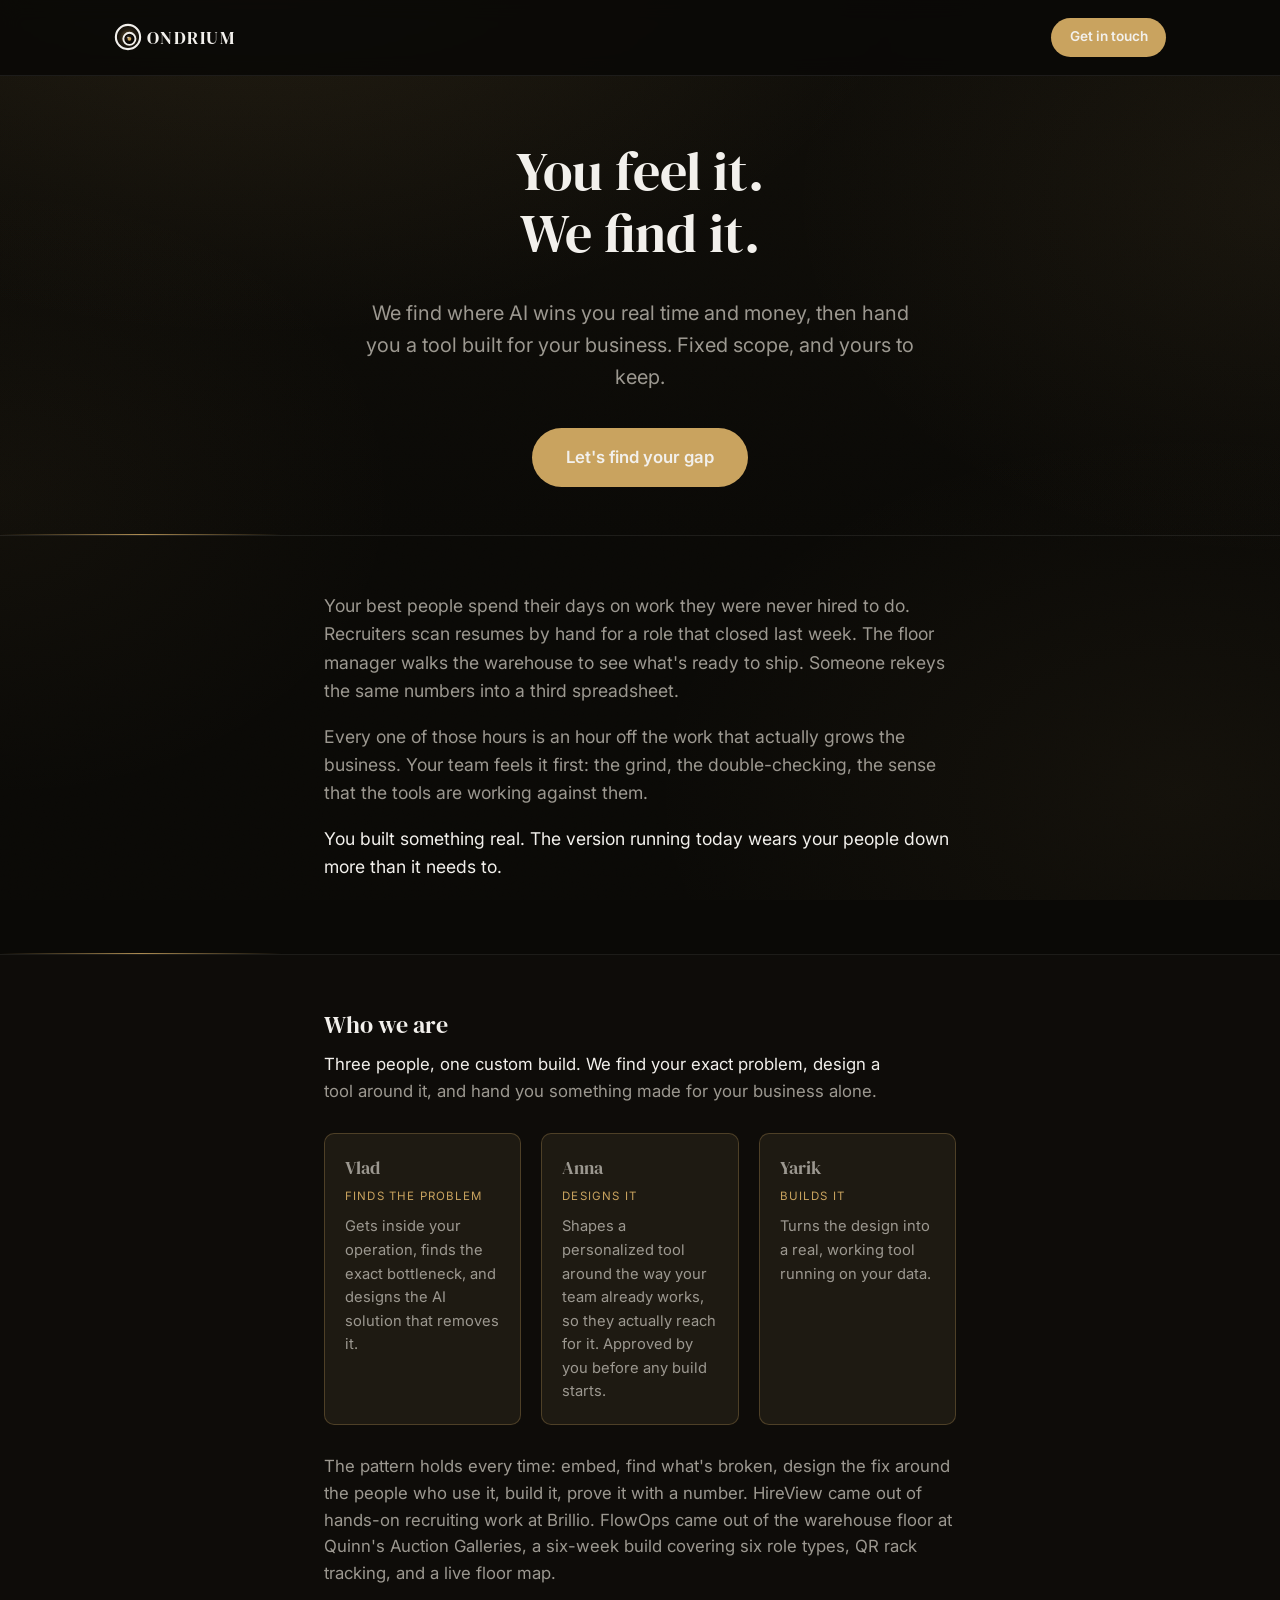
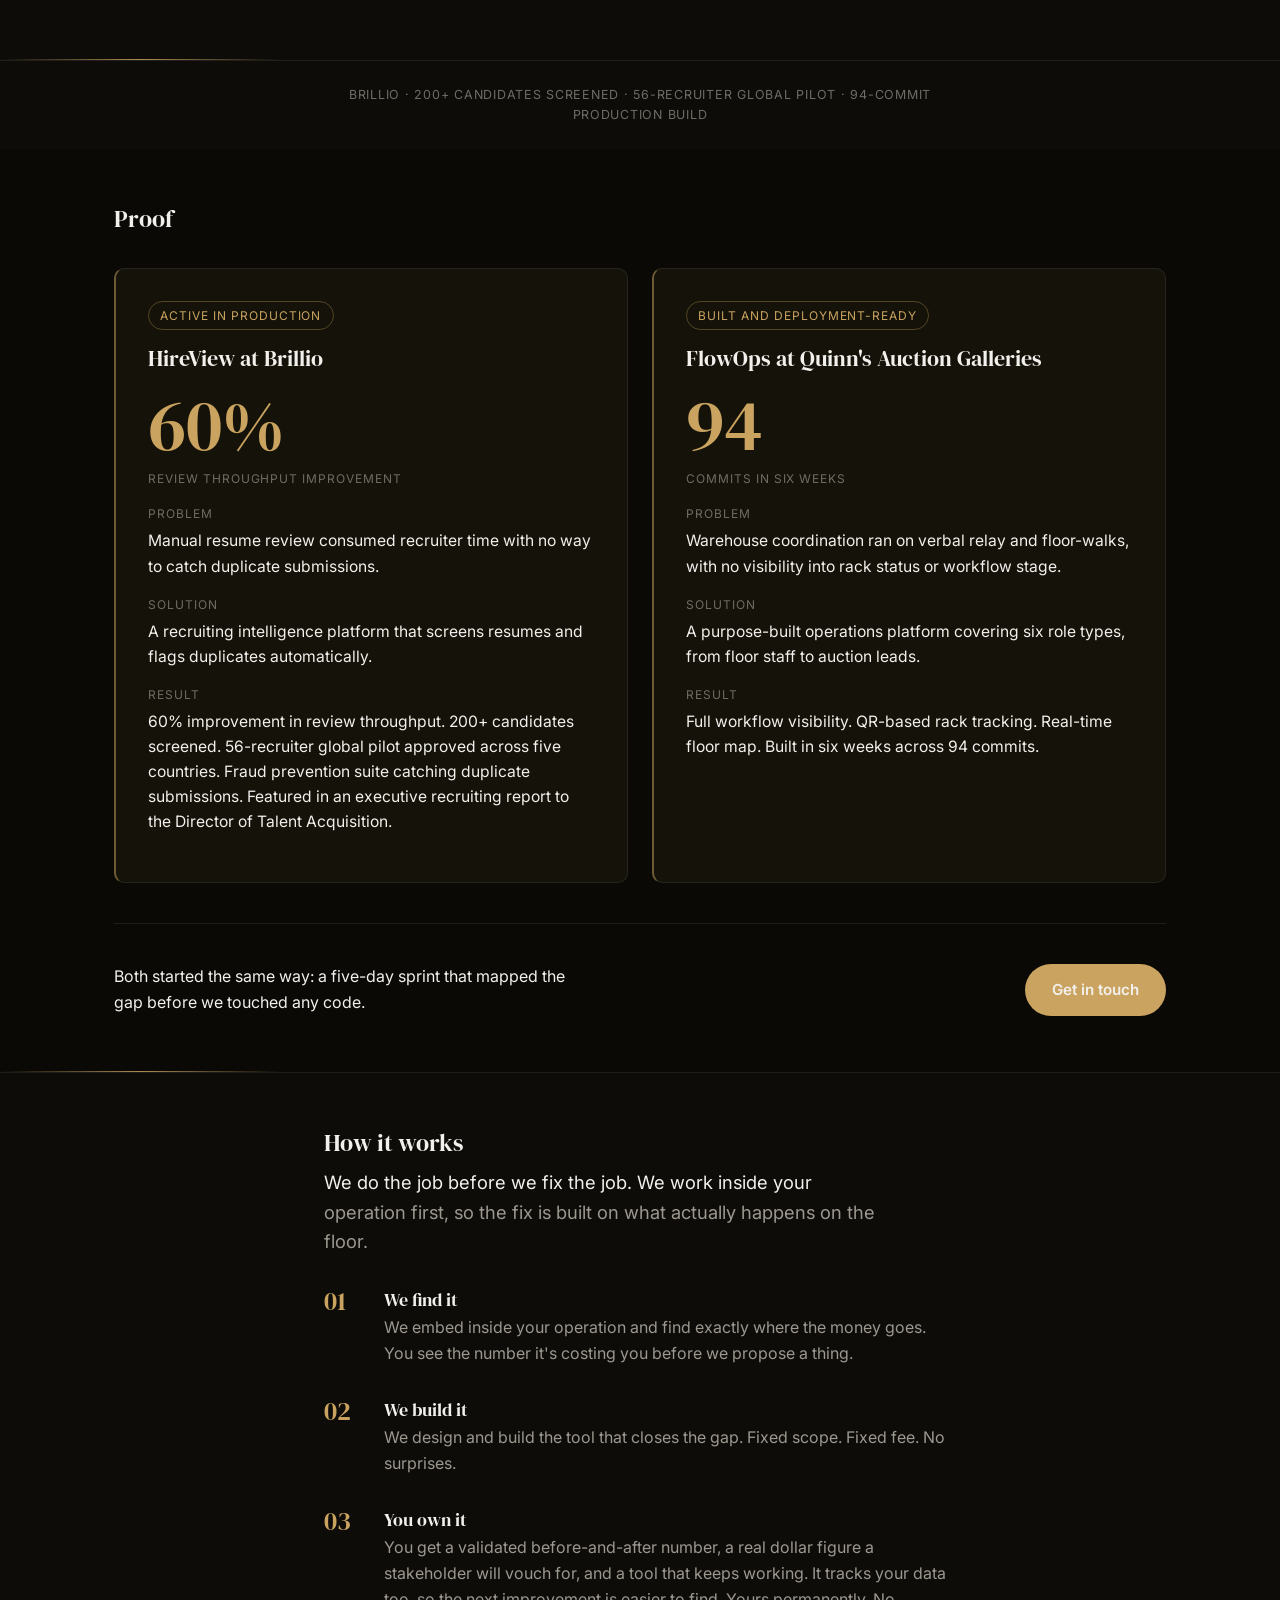
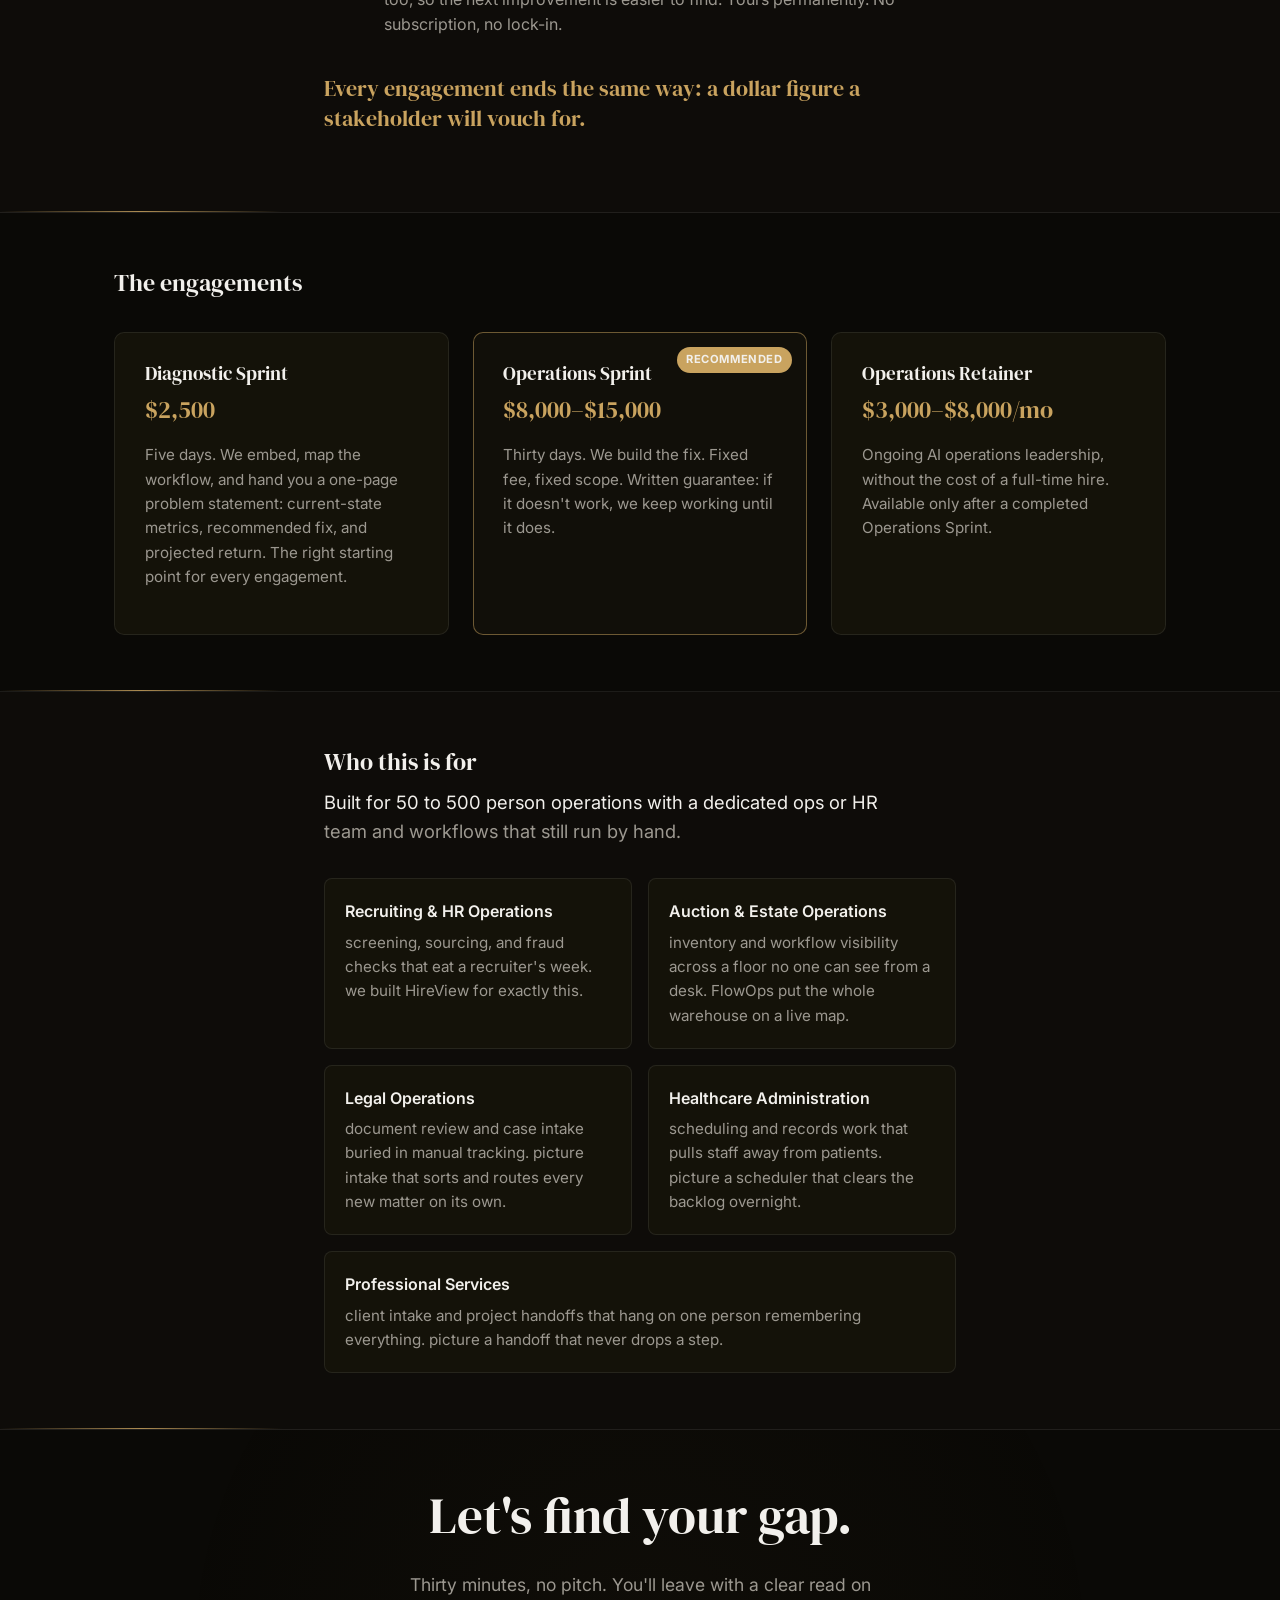
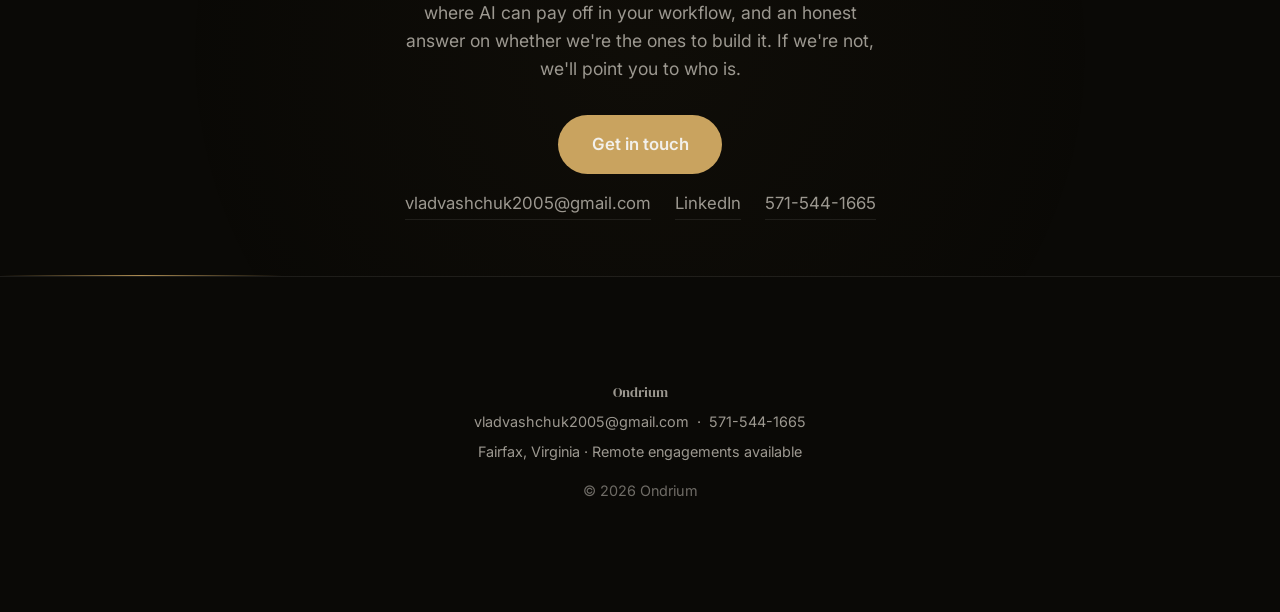
<file: index.html>
<!DOCTYPE html>
<html lang="en">
<head>
<meta charset="UTF-8">
<meta name="viewport" content="width=device-width, initial-scale=1.0">
<title>Ondrium: You feel it. We find it.</title>
<meta name="description" content="Ondrium finds where AI fits your workflow, proves it's worth building, then builds a custom tool shaped around how your business runs. You own it for good.">
<link rel="preconnect" href="https://fonts.googleapis.com">
<link rel="preconnect" href="https://fonts.gstatic.com" crossorigin>
<link rel="icon" type="image/png" href="[data-uri]">
<link href="https://fonts.googleapis.com/css2?family=DM+Serif+Display&family=Inter:wght@400;500;600;700&display=swap" rel="stylesheet">
<style>
  :root {
    --bg: #0a0906;
    --bg-alt: #0e0c09;
    --bg-card: #141209;
    --border: rgba(255,255,255,0.08);
    --text: #f2f0ec;
    --text-muted: #9c9890;
    --text-dim: #6f6c66;
    --accent: #c9a35f;
    --accent-hover: #d9b878;
    --accent-dark: #1c1712;
    --radius: 10px;
    --max: 1100px;
    --max-narrow: 680px;
  }

  * { box-sizing: border-box; }
  html { scroll-behavior: smooth; }

  body {
    margin: 0;
    overflow-x: hidden;
    background: var(--bg);
    color: var(--text);
    font-family: 'Inter', -apple-system, BlinkMacSystemFont, sans-serif;
    line-height: 1.6;
    -webkit-font-smoothing: antialiased;
  }

  /* Whole-site background system: static glow blobs + grain + running trace
     lines. Fixed to the viewport so it reads as one surface behind every
     section, not a per-section fill. Pure CSS/SVG, no image assets. The
     trace lines are the only motion running on their own; everything else
     stays static. */
  .bg-layer {
    position: fixed;
    inset: 0;
    z-index: -1;
    pointer-events: none;
    background:
      radial-gradient(ellipse 1100px 720px at 20% -12%, rgba(201,163,95,0.11), transparent 62%),
      radial-gradient(ellipse 760px 560px at 100% 22%, rgba(201,163,95,0.06), transparent 65%),
      radial-gradient(ellipse 650px 500px at 0% 55%, rgba(201,163,95,0.045), transparent 62%),
      radial-gradient(ellipse 820px 560px at 92% 88%, rgba(201,163,95,0.05), transparent 65%),
      linear-gradient(180deg, #100e09 0%, #0a0906 60%);
    background-repeat: no-repeat;
  }
  .bg-layer::after {
    content: "";
    position: absolute;
    inset: 0;
    opacity: 0.05;
    mix-blend-mode: overlay;
    background-image: url("data:image/svg+xml,%3Csvg xmlns='http://www.w3.org/2000/svg'%3E%3Cfilter id='n'%3E%3CfeTurbulence type='fractalNoise' baseFrequency='0.85' numOctaves='3' stitchTiles='stitch'/%3E%3C/filter%3E%3Crect width='100%25' height='100%25' filter='url(%23n)'/%3E%3C/svg%3E");
  }
  /* Divider glow: a thin light trace runs along the border between each
     major section, in place of the section's normal static divider line.
     Motion is locked to real page anatomy (the block breaks) instead of
     floating loose in the background. */
  .hero, .problem, .who, .proof, .how, .engagements, .industries, .final-cta {
    position: relative;
    overflow: hidden;
  }
  .hero::after, .problem::after, .who::after, .proof::after,
  .how::after, .engagements::after, .industries::after, .final-cta::after {
    content: "";
    position: absolute;
    left: 0;
    bottom: 0;
    width: 22%;
    height: 1px;
    background: linear-gradient(90deg, transparent, rgba(201,163,95,0.85), transparent);
    animation-name: divider-run;
    animation-timing-function: linear;
    animation-iteration-count: infinite;
    animation-duration: 6.5s;
    pointer-events: none;
  }
  .problem::after { animation-delay: 1s; }
  .who::after { animation-delay: 2.4s; }
  .proof::after { animation-delay: 0.4s; }
  .how::after { animation-delay: 3.2s; }
  .engagements::after { animation-delay: 1.8s; }
  .industries::after { animation-delay: 4s; }
  .final-cta::after { animation-delay: 2.6s; }
  @keyframes divider-run {
    0% { transform: translateX(-120%); opacity: 0; }
    12% { opacity: 1; }
    88% { opacity: 1; }
    100% { transform: translateX(550%); opacity: 0; }
  }
  @media (prefers-reduced-motion: reduce) {
    .hero::after, .problem::after, .who::after, .proof::after,
    .how::after, .engagements::after, .industries::after, .final-cta::after {
      animation: none;
      display: none;
    }
    .eye-pupil, .eye-shade, .eye-lid { animation: none; }
    .eye-lid { transform: scaleY(0); }
  }

  .eye-pupil {
    animation: eye-look 8.6s ease-in-out infinite;
    transform-box: fill-box;
    transform-origin: center;
  }
  .eye-glow {
    opacity: 1;
  }
  .eye-shade {
    transform-box: fill-box;
    transform-origin: center;
    animation: eye-shade-anim 8.6s ease-in-out infinite;
  }
  .eye-iris {
    transform-box: fill-box;
    transform-origin: center;
  }
  .eye-lid {
    transform-box: fill-box;
    transform-origin: top;
    transform: scaleY(0);
    animation: eye-lid-anim 8.6s ease-in-out infinite;
  }
  @keyframes eye-lid-anim {
    0%, 50% { transform: scaleY(0); }
    55% { transform: scaleY(1); }
    60% { transform: scaleY(0); }
    100% { transform: scaleY(0); }
  }
  @keyframes eye-shade-anim {
    0%, 8% { filter: brightness(1) drop-shadow(0 0 0 rgba(0,0,0,0)); }
    14% { filter: brightness(0.74) drop-shadow(0 1px 2px rgba(0,0,0,0.5)); }
    28% { filter: brightness(1.1) drop-shadow(0 1px 2px rgba(0,0,0,0.5)); }
    42% { filter: brightness(0.74) drop-shadow(0 1px 2px rgba(0,0,0,0.5)); }
    48%, 60% { filter: brightness(1) drop-shadow(0 1px 2px rgba(0,0,0,0.35)); }
    66%, 100% { filter: brightness(1) drop-shadow(0 0 0 rgba(0,0,0,0)); }
  }
  @keyframes eye-look {
    0%, 100% { transform: translate(0, 0); }
    14% { transform: translate(0, 7px); }
    28% { transform: translate(7px, 0); }
    42% { transform: translate(0, 7px); }
    48% { transform: translate(0, 0); }
  }

  h1, h2, h3 {
    font-family: 'DM Serif Display', Georgia, serif;
    font-weight: 400;
    line-height: 1.15;
    margin: 0 0 0.5em;
    color: var(--text);
  }

  p { margin: 0 0 1em; color: var(--text-muted); }
  a { color: inherit; text-decoration: none; }

  .section-inner {
    max-width: var(--max);
    margin: 0 auto;
    padding: 3.5rem 1.5rem;
  }
  .section-inner.narrow { max-width: var(--max-narrow); }
  .center { text-align: center; }

  /* Header */
  .site-header {
    position: sticky;
    top: 0;
    z-index: 50;
    background: rgba(10,9,6,0.88);
    backdrop-filter: blur(10px);
    border-bottom: 1px solid var(--border);
  }
  .header-inner {
    max-width: var(--max);
    margin: 0 auto;
    padding: 1.1rem 1.5rem;
    display: flex;
    align-items: center;
    justify-content: space-between;
  }
  .logo-lockup {
    display: flex;
    align-items: center;
    gap: 0.3rem;
  }
  .logo-icon {
    display: block;
    height: 28px;
    width: auto;
  }
  .logo-text {
    font-family: 'DM Serif Display', serif;
    font-size: 1.15rem;
    letter-spacing: 0.08em;
    color: var(--text);
  }

  /* Buttons */
  .btn {
    display: inline-block;
    border-radius: 999px;
    font-weight: 600;
    text-align: center;
    transition: background 0.15s ease, color 0.15s ease, transform 0.1s ease;
    cursor: pointer;
    border: none;
  }
  .btn-primary {
    background: var(--accent);
    color: var(--text);
    padding: 0.85rem 1.7rem;
    font-size: 0.95rem;
  }
  .btn-primary:hover { background: var(--accent-hover); }
  .btn-primary:active { transform: scale(0.98); }
  .btn-sm { padding: 0.55rem 1.15rem; font-size: 0.85rem; }
  .btn-lg { padding: 1rem 2.1rem; font-size: 1.05rem; }

  /* Hero */
  .hero {
    padding-top: 4rem;
    padding-bottom: 3rem;
    border-bottom: 1px solid var(--border);
  }
  .hero-inner {
    max-width: 760px;
    margin: 0 auto;
    padding: 0 1.5rem;
    text-align: center;
  }
  .hero h1 {
    font-size: clamp(2.1rem, 5.5vw, 3.4rem);
    margin-bottom: 0.6em;
  }
  .hero .subline {
    font-size: clamp(1.05rem, 2vw, 1.25rem);
    color: var(--text-muted);
    max-width: 560px;
    margin: 0 auto 2.2rem;
  }

  /* Problem */
  .problem { border-bottom: 1px solid var(--border); }
  .problem p { font-size: 1.1rem; color: var(--text-muted); }
  .problem p:last-child { color: var(--text); }

  /* Who we are */
  .who { background: var(--bg-alt); border-bottom: 1px solid var(--border); }
  .who p { font-size: 1.05rem; }
  .team-grid {
    display: grid;
    grid-template-columns: repeat(3, 1fr);
    gap: 1.25rem;
    margin: 1.75rem 0;
  }
  .team-member {
    background: #1e1a12;
    border: 1px solid rgba(201,163,95,0.28);
    border-radius: var(--radius);
    padding: 1.25rem;
    transition: transform 0.15s ease, box-shadow 0.15s ease, border-color 0.15s ease;
  }
  .team-member:hover {
    transform: translateY(-3px);
    border-color: rgba(201,163,95,0.55);
    box-shadow: 0 6px 20px rgba(201,163,95,0.10);
  }
  .team-member .team-name { font-family: 'DM Serif Display', serif; font-size: 1.1rem; margin: 0; }
  .team-member .team-role {
    font-size: 0.72rem;
    text-transform: uppercase;
    letter-spacing: 0.1em;
    color: var(--accent);
    margin: 0.35rem 0 0.6rem;
  }
  .team-member .team-desc { font-size: 0.92rem; color: var(--text-muted); margin: 0; }
  @media (max-width: 700px) {
    .team-grid { grid-template-columns: 1fr; }
  }

  /* Trust bar */
  .trust-bar {
    background: var(--bg-alt);
    padding: 1.5rem 1.5rem;
    text-align: center;
  }
  .trust-bar p {
    margin: 0;
    font-family: 'Inter', sans-serif;
    font-size: 0.78rem;
    text-transform: uppercase;
    letter-spacing: 0.06em;
    color: var(--text-dim);
  }

  /* Proof */
  .proof { border-bottom: 1px solid var(--border); }
  .proof h2 { margin-bottom: 2.2rem; }
  .proof-grid {
    display: grid;
    grid-template-columns: 1fr 1fr;
    gap: 1.5rem;
  }
  .proof-card {
    background: var(--bg-card);
    border: 1px solid var(--border);
    border-left: 2px solid rgba(201,163,95,0.5);
    border-radius: var(--radius);
    padding: 2rem;
    transition: transform 0.15s ease, box-shadow 0.15s ease;
  }
  .proof-card:hover {
    transform: translateY(-4px);
    box-shadow: 0 8px 32px rgba(201,163,95,0.12);
  }
  .stat-num {
    font-family: 'DM Serif Display', serif;
    font-size: 4.5rem;
    color: var(--accent);
    line-height: 1;
  }
  .stat-label {
    font-family: 'Inter', sans-serif;
    font-size: 0.75rem;
    text-transform: uppercase;
    letter-spacing: 0.08em;
    color: var(--text-dim);
    margin-top: 0.5rem;
  }
  .proof-status {
    display: inline-block;
    font-size: 0.75rem;
    text-transform: uppercase;
    letter-spacing: 0.08em;
    color: var(--accent);
    border: 1px solid rgba(201,163,95,0.35);
    border-radius: 999px;
    padding: 0.25rem 0.7rem;
    margin-bottom: 1rem;
  }
  .proof-card h3 { font-size: 1.4rem; margin-bottom: 1.1rem; }
  .proof-card dt {
    font-size: 0.75rem;
    text-transform: uppercase;
    letter-spacing: 0.08em;
    color: var(--text-dim);
    margin-top: 1rem;
  }
  .proof-card dt:first-child { margin-top: 0; }
  .proof-card dd {
    margin: 0.3rem 0 0;
    color: var(--text);
    font-size: 0.98rem;
  }
  .mid-cta {
    margin-top: 2.5rem;
    padding-top: 2.5rem;
    border-top: 1px solid var(--border);
    display: flex;
    flex-wrap: wrap;
    align-items: center;
    justify-content: space-between;
    gap: 1.25rem;
  }
  .mid-cta p { margin: 0; color: var(--text); max-width: 460px; }

  /* How it works */
  .how { background: var(--bg-alt); border-bottom: 1px solid var(--border); }
  .section-lead {
    font-size: 1.15rem;
    color: var(--text-muted);
    max-width: 560px;
    margin: 0.75rem 0 0;
  }
  .section-lead::first-line { color: var(--text); }
  .how-capper {
    margin-top: 2.25rem;
    font-family: 'DM Serif Display', serif;
    font-size: 1.35rem;
    line-height: 1.4;
    color: var(--accent);
  }
  .steps {
    list-style: none;
    margin: 2rem 0 0;
    padding: 0;
    display: grid;
    gap: 2rem;
  }
  .steps li { display: flex; gap: 1.25rem; align-items: flex-start; }
  .step-num {
    font-family: 'DM Serif Display', serif;
    font-size: 1.6rem;
    color: var(--accent);
    line-height: 1;
    min-width: 2.5rem;
  }
  .steps h3 { font-size: 1.15rem; margin-bottom: 0.35rem; }
  .steps p { margin: 0; }

  /* Engagements */
  .engagements { border-bottom: 1px solid var(--border); }
  .engagement-grid {
    display: grid;
    grid-template-columns: repeat(3, 1fr);
    gap: 1.5rem;
    margin-top: 2.2rem;
  }
  .engagement-card {
    position: relative;
    background: var(--bg-card);
    border: 1px solid var(--border);
    border-radius: var(--radius);
    padding: 1.85rem;
    display: flex;
    flex-direction: column;
  }
  .engagement-card.featured {
    border: 1px solid rgba(201,163,95,0.5);
    background: rgba(201,163,95,0.04);
  }
  .engagement-badge {
    position: absolute;
    top: 0.9rem;
    right: 0.9rem;
    background: var(--accent);
    color: var(--text);
    font-size: 0.7rem;
    font-weight: 700;
    text-transform: uppercase;
    letter-spacing: 0.05em;
    padding: 0.25rem 0.6rem;
    border-radius: 999px;
  }
  .engagement-card h3 { font-size: 1.2rem; margin-bottom: 0.4rem; }
  .engagement-card .price {
    font-family: 'DM Serif Display', serif;
    font-size: 1.5rem;
    color: var(--accent);
    margin-bottom: 0.9rem;
  }
  .engagement-card p:last-child { font-size: 0.95rem; }

  /* Industries */
  .industries { background: var(--bg-alt); border-bottom: 1px solid var(--border); }
  .industry-grid {
    display: grid;
    grid-template-columns: 1fr 1fr;
    gap: 1rem;
    margin-top: 2rem;
  }
  .industry-card {
    background: var(--bg-card);
    border: 1px solid var(--border);
    border-radius: 8px;
    padding: 1.25rem;
    transition: border-color 0.15s ease;
  }
  .industry-card:hover { border-color: rgba(201,163,95,0.3); }
  .industry-card:last-child { grid-column: 1 / -1; }
  .industry-name {
    margin: 0 0 0.35rem;
    color: var(--text);
    font-weight: 600;
  }
  .industry-desc {
    margin: 0;
    color: var(--text-muted);
    font-size: 0.95rem;
  }

  /* Final CTA */
  .final-cta {
    border-bottom: 1px solid var(--border);
    background: radial-gradient(circle at center, rgba(201,163,95,0.03), transparent 70%);
  }
  .final-cta h2 { font-size: clamp(2.2rem, 5vw, 3.2rem); }
  .final-cta > .section-inner > p { font-size: 1.1rem; max-width: 480px; margin: 0 auto 2rem; }
  .contact-direct {
    margin-top: 1rem;
    display: flex;
    justify-content: center;
    gap: 1.5rem;
    flex-wrap: wrap;
    font-size: 1.05rem;
  }
  .contact-direct a { color: var(--text-muted); border-bottom: 1px solid var(--border); padding-bottom: 2px; }
  .contact-direct a:hover { color: var(--accent); border-color: var(--accent); }

  /* Footer */
  .site-footer { padding: 3rem 1.5rem; }
  .footer-logo { font-family: 'DM Serif Display', serif; font-size: 1.15rem; margin-bottom: 0.75rem; }
  .site-footer p { font-size: 0.9rem; margin-bottom: 0.4rem; }
  .site-footer .copyright { color: var(--text-dim); margin-top: 1rem; }
  .site-footer a:hover { color: var(--accent); }

  @media (max-width: 760px) {
    .section-inner { padding: 3.5rem 1.25rem; }
    .proof-grid { grid-template-columns: 1fr; }
    .engagement-grid { grid-template-columns: 1fr; }
    .industry-grid { grid-template-columns: 1fr; }
    .mid-cta { flex-direction: column; align-items: flex-start; }
  }
</style>
</head>
<body>
<div class="bg-layer" aria-hidden="true"></div>

<header class="site-header">
  <div class="header-inner">
    <div class="logo-lockup"><svg class="logo-icon" viewBox="0 0 60 60" width="28" height="28" aria-hidden="true">
      <defs>
        <radialGradient id="eyeGlow" cx="50%" cy="50%" r="50%">
          <stop offset="0%" stop-color="var(--accent)" stop-opacity="0.55"/>
          <stop offset="60%" stop-color="var(--accent)" stop-opacity="0.12"/>
          <stop offset="100%" stop-color="var(--accent)" stop-opacity="0"/>
        </radialGradient>
        <radialGradient id="irisSocket" cx="38%" cy="32%" r="72%">
          <stop offset="0%" stop-color="#2a2318"/>
          <stop offset="70%" stop-color="#100c07"/>
          <stop offset="100%" stop-color="#000000"/>
        </radialGradient>
        <clipPath id="innerClip">
          <circle cx="33" cy="34" r="11.2"/>
        </clipPath>
        <clipPath id="ballClip">
          <circle cx="30" cy="30" r="28.25"/>
        </clipPath>
      </defs>
      <circle class="eye-glow" cx="30" cy="30" r="28.25" fill="url(#eyeGlow)" clip-path="url(#ballClip)"/>
      <g class="eye-shade">
        <circle cx="30" cy="30" r="26" fill="none" stroke="var(--text)" stroke-width="4.5"/>
        <g class="eye-pupil">
          <circle cx="33" cy="34" r="11.2" fill="#080604"/>
          <circle cx="33" cy="34" r="13" fill="none" stroke="var(--text)" stroke-width="4"/>
          <circle class="eye-iris" cx="33" cy="34" r="9" fill="url(#irisSocket)"/>
          <circle cx="33" cy="34" r="4" fill="var(--accent)"/>
          <circle class="eye-spec" cx="30" cy="31" r="1.6" fill="#ffffff" opacity="0.85"/>
          <rect class="eye-lid" x="21.8" y="22.8" width="22.4" height="22.4" fill="var(--text)" clip-path="url(#innerClip)"/>
        </g>
      </g>
    </svg><span class="logo-text">ONDRIUM</span></div>
    <a href="mailto:vladvashchuk2005@gmail.com?subject=Let%27s%20find%20my%20gap" class="btn btn-primary btn-sm">Get in touch</a>
  </div>
</header>

<!-- SECTION 1 — HERO -->
<section class="hero" id="hero">
  <div class="hero-inner">
    <h1>You feel it.<br>We find it.</h1>
    <p class="subline">We find where AI wins you real time and money, then hand you a tool built for your business. Fixed scope, and yours to keep.</p>
    <a href="mailto:vladvashchuk2005@gmail.com?subject=Let%27s%20find%20my%20gap" class="btn btn-primary btn-lg">Let's find your gap</a>
  </div>
</section>

<!-- SECTION 2 — THE PROBLEM -->
<section class="problem" id="problem">
  <div class="section-inner narrow">
    <p>Your best people spend their days on work they were never hired to do. Recruiters scan resumes by hand for a role that closed last week. The floor manager walks the warehouse to see what's ready to ship. Someone rekeys the same numbers into a third spreadsheet.</p>
    <p>Every one of those hours is an hour off the work that actually grows the business. Your team feels it first: the grind, the double-checking, the sense that the tools are working against them.</p>
    <p>You built something real. The version running today wears your people down more than it needs to.</p>
  </div>
</section>

<!-- SECTION 3 — WHO WE ARE -->
<section class="who" id="who-we-are">
  <div class="section-inner narrow">
    <h2>Who we are</h2>
    <p class="section-lead">Three people, one custom build. We find your exact problem, design a tool around it, and hand you something made for your business alone.</p>
    <div class="team-grid">
      <div class="team-member">
        <p class="team-name">Vlad</p>
        <p class="team-role">Finds the problem</p>
        <p class="team-desc">Gets inside your operation, finds the exact bottleneck, and designs the AI solution that removes it.</p>
      </div>
      <div class="team-member">
        <p class="team-name">Anna</p>
        <p class="team-role">Designs it</p>
        <p class="team-desc">Shapes a personalized tool around the way your team already works, so they actually reach for it. Approved by you before any build starts.</p>
      </div>
      <div class="team-member">
        <p class="team-name">Yarik</p>
        <p class="team-role">Builds it</p>
        <p class="team-desc">Turns the design into a real, working tool running on your data.</p>
      </div>
    </div>
    <p>The pattern holds every time: embed, find what's broken, design the fix around the people who use it, build it, prove it with a number. HireView came out of hands-on recruiting work at Brillio. FlowOps came out of the warehouse floor at Quinn's Auction Galleries, a six-week build covering six role types, QR rack tracking, and a live floor map.</p>
  </div>
</section>

<!-- TRUST BAR -->
<section class="trust-bar">
  <div class="section-inner narrow" style="padding-top:0;padding-bottom:0;">
    <p>Brillio &middot; 200+ candidates screened &middot; 56-recruiter global pilot &middot; 94-commit production build</p>
  </div>
</section>

<!-- SECTION 4 — PROOF -->
<section class="proof" id="proof">
  <div class="section-inner">
    <h2>Proof</h2>
    <div class="proof-grid">

      <div class="proof-card">
        <span class="proof-status">Active in production</span>
        <h3>HireView at Brillio</h3>
        <div class="proof-stat">
          <div class="stat-num">60%</div>
          <div class="stat-label">REVIEW THROUGHPUT IMPROVEMENT</div>
        </div>
        <dl>
          <dt>Problem</dt>
          <dd>Manual resume review consumed recruiter time with no way to catch duplicate submissions.</dd>
          <dt>Solution</dt>
          <dd>A recruiting intelligence platform that screens resumes and flags duplicates automatically.</dd>
          <dt>Result</dt>
          <dd>60% improvement in review throughput. 200+ candidates screened. 56-recruiter global pilot approved across five countries. Fraud prevention suite catching duplicate submissions. Featured in an executive recruiting report to the Director of Talent Acquisition.</dd>
        </dl>
      </div>

      <div class="proof-card">
        <span class="proof-status">Built and deployment-ready</span>
        <h3>FlowOps at Quinn's Auction Galleries</h3>
        <div class="proof-stat">
          <div class="stat-num">94</div>
          <div class="stat-label">COMMITS IN SIX WEEKS</div>
        </div>
        <dl>
          <dt>Problem</dt>
          <dd>Warehouse coordination ran on verbal relay and floor-walks, with no visibility into rack status or workflow stage.</dd>
          <dt>Solution</dt>
          <dd>A purpose-built operations platform covering six role types, from floor staff to auction leads.</dd>
          <dt>Result</dt>
          <dd>Full workflow visibility. QR-based rack tracking. Real-time floor map. Built in six weeks across 94 commits.</dd>
        </dl>
      </div>

    </div>

    <div class="mid-cta">
      <p>Both started the same way: a five-day sprint that mapped the gap before we touched any code.</p>
      <a href="mailto:vladvashchuk2005@gmail.com?subject=Let%27s%20find%20my%20gap" class="btn btn-primary">Get in touch</a>
    </div>
  </div>
</section>

<!-- SECTION 5 — HOW IT WORKS -->
<section class="how" id="how-it-works">
  <div class="section-inner narrow">
    <h2>How it works</h2>
    <p class="section-lead">We do the job before we fix the job. We work inside your operation first, so the fix is built on what actually happens on the floor.</p>
    <ol class="steps">
      <li>
        <span class="step-num">01</span>
        <div>
          <h3>We find it</h3>
          <p>We embed inside your operation and find exactly where the money goes. You see the number it's costing you before we propose a thing.</p>
        </div>
      </li>
      <li>
        <span class="step-num">02</span>
        <div>
          <h3>We build it</h3>
          <p>We design and build the tool that closes the gap. Fixed scope. Fixed fee. No surprises.</p>
        </div>
      </li>
      <li>
        <span class="step-num">03</span>
        <div>
          <h3>You own it</h3>
          <p>You get a validated before-and-after number, a real dollar figure a stakeholder will vouch for, and a tool that keeps working. It tracks your data too, so the next improvement is easier to find. Yours permanently. No subscription, no lock-in.</p>
        </div>
      </li>
    </ol>
    <p class="how-capper">Every engagement ends the same way: a dollar figure a stakeholder will vouch for.</p>
  </div>
</section>

<!-- SECTION 6 — THE ENGAGEMENTS -->
<section class="engagements" id="engagements">
  <div class="section-inner">
    <h2>The engagements</h2>
    <div class="engagement-grid">

      <div class="engagement-card">
        <h3>Diagnostic Sprint</h3>
        <p class="price">$2,500</p>
        <p>Five days. We embed, map the workflow, and hand you a one-page problem statement: current-state metrics, recommended fix, and projected return. The right starting point for every engagement.</p>
      </div>

      <div class="engagement-card featured">
        <span class="engagement-badge">Recommended</span>
        <h3>Operations Sprint</h3>
        <p class="price">$8,000–$15,000</p>
        <p>Thirty days. We build the fix. Fixed fee, fixed scope. Written guarantee: if it doesn't work, we keep working until it does.</p>
      </div>

      <div class="engagement-card">
        <h3>Operations Retainer</h3>
        <p class="price">$3,000–$8,000/mo</p>
        <p>Ongoing AI operations leadership, without the cost of a full-time hire. Available only after a completed Operations Sprint.</p>
      </div>

    </div>
  </div>
</section>

<!-- SECTION 7 — THE INDUSTRIES -->
<section class="industries" id="industries">
  <div class="section-inner narrow">
    <h2>Who this is for</h2>
    <p class="section-lead">Built for 50 to 500 person operations with a dedicated ops or HR team and workflows that still run by hand.</p>
    <div class="industry-grid">
      <div class="industry-card">
        <p class="industry-name">Recruiting &amp; HR Operations</p>
        <p class="industry-desc">screening, sourcing, and fraud checks that eat a recruiter's week. we built HireView for exactly this.</p>
      </div>
      <div class="industry-card">
        <p class="industry-name">Auction &amp; Estate Operations</p>
        <p class="industry-desc">inventory and workflow visibility across a floor no one can see from a desk. FlowOps put the whole warehouse on a live map.</p>
      </div>
      <div class="industry-card">
        <p class="industry-name">Legal Operations</p>
        <p class="industry-desc">document review and case intake buried in manual tracking. picture intake that sorts and routes every new matter on its own.</p>
      </div>
      <div class="industry-card">
        <p class="industry-name">Healthcare Administration</p>
        <p class="industry-desc">scheduling and records work that pulls staff away from patients. picture a scheduler that clears the backlog overnight.</p>
      </div>
      <div class="industry-card">
        <p class="industry-name">Professional Services</p>
        <p class="industry-desc">client intake and project handoffs that hang on one person remembering everything. picture a handoff that never drops a step.</p>
      </div>
    </div>
  </div>
</section>

<!-- SECTION 8 — CTA -->
<section class="final-cta" id="cta">
  <div class="section-inner narrow center">
    <h2>Let's find your gap.</h2>
    <p>Thirty minutes, no pitch. You'll leave with a clear read on where AI can pay off in your workflow, and an honest answer on whether we're the ones to build it. If we're not, we'll point you to who is.</p>
    <a href="mailto:vladvashchuk2005@gmail.com?subject=Let%27s%20find%20my%20gap" class="btn btn-primary btn-lg">Get in touch</a>
    <div class="contact-direct">
      <a href="mailto:vladvashchuk2005@gmail.com">vladvashchuk2005@gmail.com</a>
      <a href="https://linkedin.com/in/vladyslav-vashchuk-3b7657355" target="_blank" rel="noopener">LinkedIn</a>
      <a href="tel:+15715441665">571-544-1665</a>
    </div>
  </div>
</section>

<!-- SECTION 9 — FOOTER -->
<footer class="site-footer">
  <div class="section-inner narrow center">
    <p class="footer-logo">Ondrium</p>
    <p>
      <a href="mailto:vladvashchuk2005@gmail.com">vladvashchuk2005@gmail.com</a>
      &nbsp;·&nbsp;
      <a href="tel:+15715441665">571-544-1665</a>
    </p>
    <p>Fairfax, Virginia · Remote engagements available</p>
    <p class="copyright">© 2026 Ondrium</p>
  </div>
</footer>

</body>
</html>
</file>
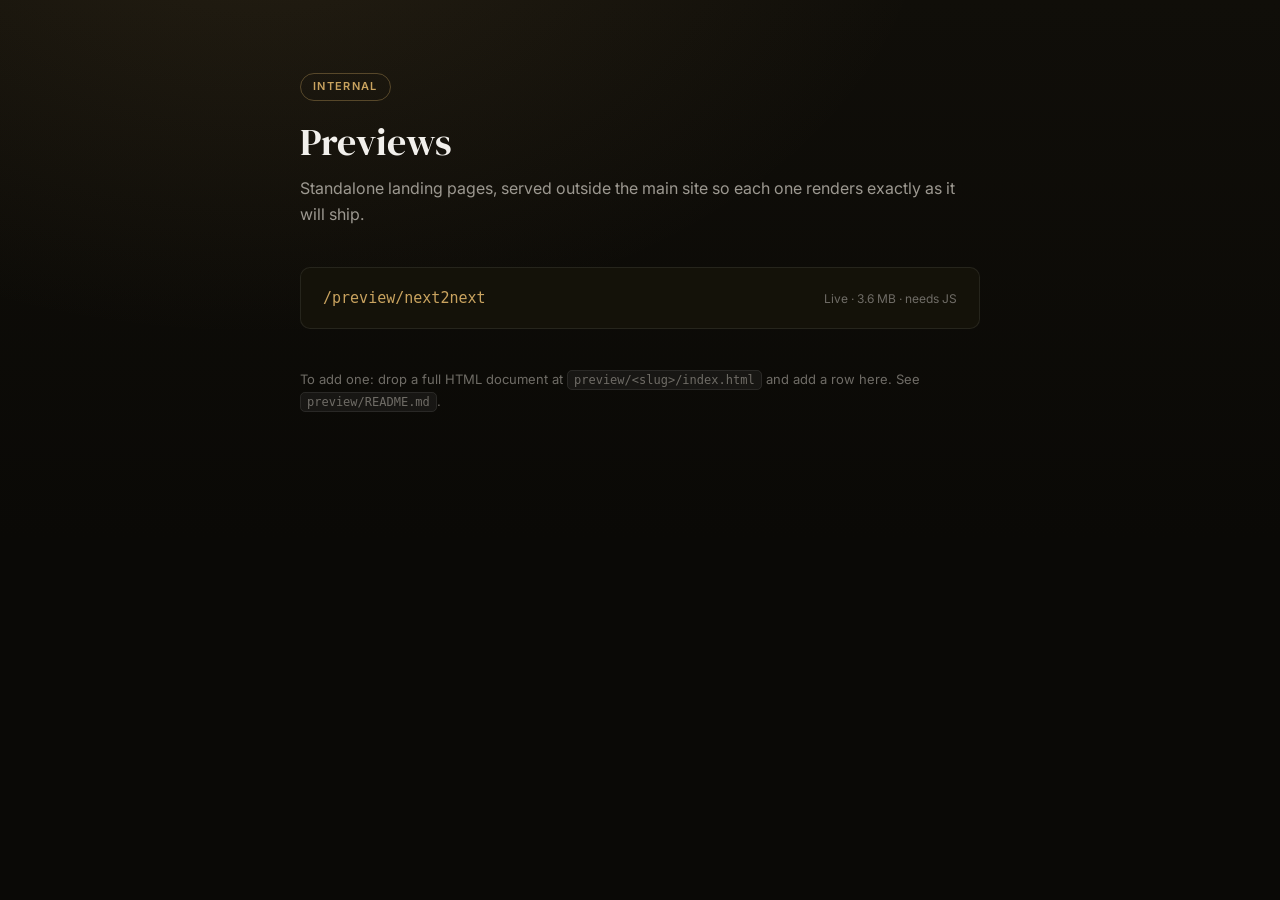
<file: preview/index.html>
<!DOCTYPE html>
<html lang="en">
<head>
<meta charset="UTF-8">
<meta name="viewport" content="width=device-width, initial-scale=1.0">
<meta name="robots" content="noindex, nofollow">
<title>Previews — Ondrium</title>
<link rel="preconnect" href="https://fonts.googleapis.com">
<link rel="preconnect" href="https://fonts.gstatic.com" crossorigin>
<link href="https://fonts.googleapis.com/css2?family=DM+Serif+Display&family=Inter:wght@400;500;600;700&display=swap" rel="stylesheet">
<style>
  :root {
    --bg: #0a0906;
    --bg-card: #141209;
    --border: rgba(255,255,255,0.08);
    --text: #f2f0ec;
    --text-muted: #9c9890;
    --text-dim: #6f6c66;
    --accent: #c9a35f;
    --accent-hover: #d9b878;
    --radius: 10px;
  }

  * { box-sizing: border-box; }

  body {
    margin: 0;
    min-height: 100vh;
    padding: 72px 24px;
    background:
      radial-gradient(ellipse 1100px 720px at 20% -12%, rgba(201,163,95,0.11), transparent 62%),
      linear-gradient(180deg, #100e09 0%, #0a0906 60%);
    background-repeat: no-repeat;
    color: var(--text);
    font-family: 'Inter', -apple-system, BlinkMacSystemFont, sans-serif;
    line-height: 1.6;
    -webkit-font-smoothing: antialiased;
  }

  .wrap { max-width: 680px; margin: 0 auto; }

  .tag {
    display: inline-block;
    font-size: 11px;
    font-weight: 600;
    letter-spacing: 0.12em;
    text-transform: uppercase;
    color: var(--accent);
    border: 1px solid rgba(201,163,95,0.35);
    border-radius: 999px;
    padding: 4px 12px;
    margin-bottom: 20px;
  }

  h1 {
    font-family: 'DM Serif Display', Georgia, serif;
    font-weight: 400;
    font-size: 38px;
    line-height: 1.15;
    margin: 0 0 12px;
  }

  .lede { color: var(--text-muted); margin: 0 0 40px; }

  ul { list-style: none; padding: 0; margin: 0; }

  li + li { margin-top: 12px; }

  .item {
    display: flex;
    align-items: center;
    justify-content: space-between;
    gap: 16px;
    background: var(--bg-card);
    border: 1px solid var(--border);
    border-radius: var(--radius);
    padding: 18px 22px;
    text-decoration: none;
    color: inherit;
    transition: border-color 0.18s ease, transform 0.18s ease;
  }

  .item:hover {
    border-color: rgba(201,163,95,0.45);
    transform: translateY(-1px);
  }

  .slug {
    font-family: ui-monospace, SFMono-Regular, Menlo, Consolas, monospace;
    font-size: 15px;
    color: var(--accent);
  }

  .item:hover .slug { color: var(--accent-hover); }

  .status {
    font-size: 12px;
    color: var(--text-dim);
    white-space: nowrap;
  }

  .note {
    margin-top: 40px;
    font-size: 13px;
    color: var(--text-dim);
  }

  code {
    font-family: ui-monospace, SFMono-Regular, Menlo, Consolas, monospace;
    font-size: 12px;
    background: rgba(255,255,255,0.05);
    border: 1px solid var(--border);
    border-radius: 5px;
    padding: 2px 6px;
  }
</style>
</head>
<body>
  <div class="wrap">
    <span class="tag">Internal</span>
    <h1>Previews</h1>
    <p class="lede">
      Standalone landing pages, served outside the main site so each one
      renders exactly as it will ship.
    </p>

    <ul>
      <li>
        <a class="item" href="next2next/">
          <span class="slug">/preview/next2next</span>
          <span class="status">Live &middot; 3.6 MB &middot; needs JS</span>
        </a>
      </li>
    </ul>

    <p class="note">
      To add one: drop a full HTML document at
      <code>preview/&lt;slug&gt;/index.html</code> and add a row here.
      See <code>preview/README.md</code>.
    </p>
  </div>
</body>
</html>
</file>
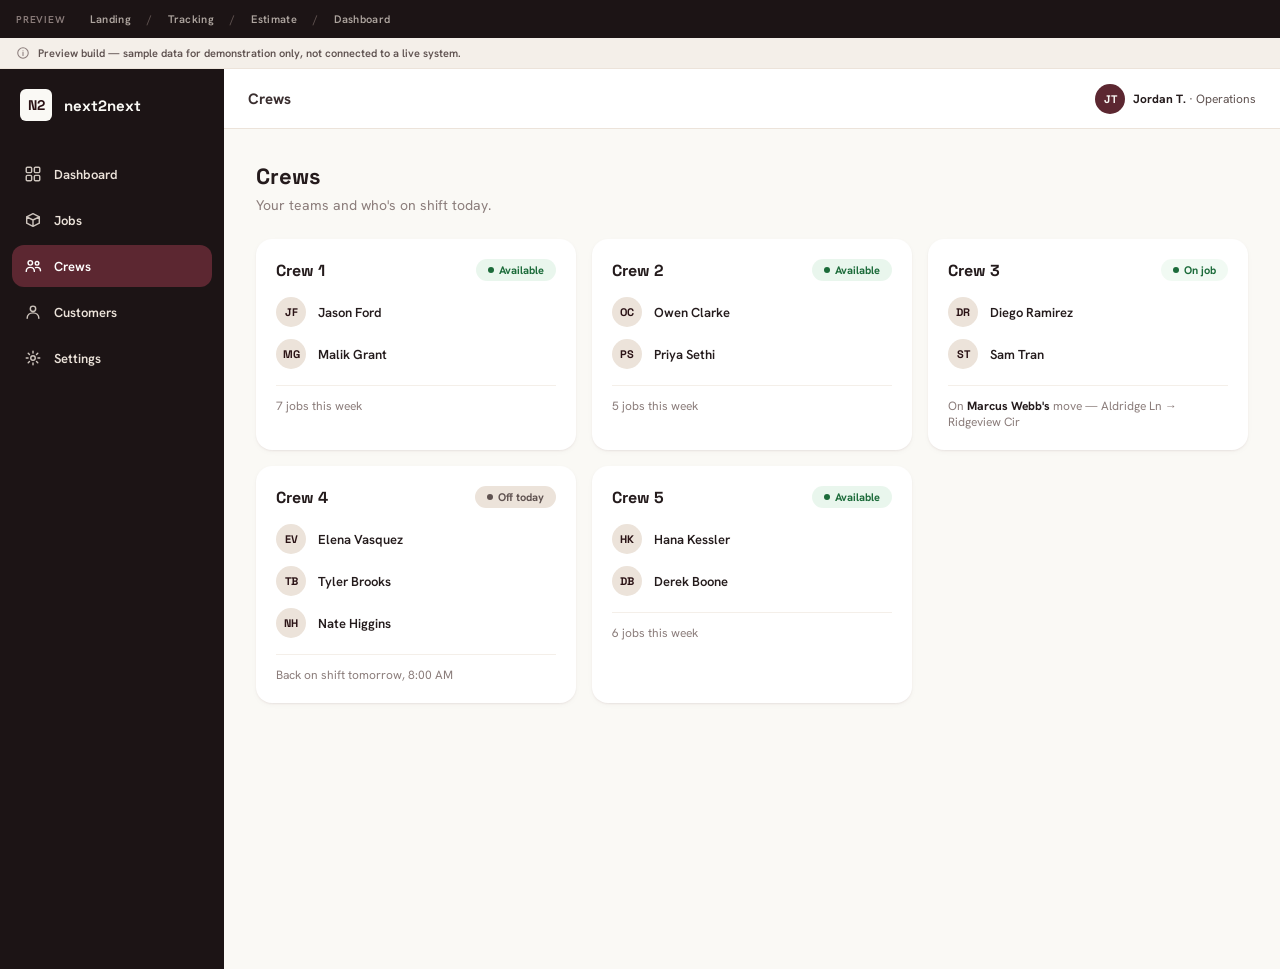
<file: preview/next2next/crews.html>
<!DOCTYPE html>
<html lang="en">
<head>
<meta charset="utf-8">
<meta name="viewport" content="width=device-width, initial-scale=1">
<meta name="robots" content="noindex, nofollow">
<title>Crews — next2next</title>
<link rel="stylesheet" href="styles.css">
</head>
<body>

<nav class="meta-nav" aria-label="Preview navigation">
  <span class="meta-nav__label">Preview</span>
  <a href="index.html">Landing</a>
  <span class="meta-nav__sep">/</span>
  <a href="tracking.html">Tracking</a>
  <span class="meta-nav__sep">/</span>
  <a href="estimate.html">Estimate</a>
  <span class="meta-nav__sep">/</span>
  <a href="dashboard.html">Dashboard</a>
</nav>

<div class="preview-notice">
  <svg width="14" height="14" viewBox="0 0 20 20" fill="none"><circle cx="10" cy="10" r="7.5" stroke="currentColor" stroke-width="1.5"/><path d="M10 9v4.5M10 6.8v.1" stroke="currentColor" stroke-width="1.5" stroke-linecap="round"/></svg>
  Preview build &mdash; sample data for demonstration only, not connected to a live system.
</div>

<div class="app-shell" id="app-shell">
  <div class="sidebar__backdrop" id="sidebar-backdrop"></div>

  <aside class="sidebar" id="sidebar">
    <div class="sidebar__brand">
      <div class="brand-mark">N2</div>
      <div class="sidebar__wordmark">next2next</div>
      <button class="btn btn--ghost btn--icon sidebar__close-btn" id="sidebar-close-btn" aria-label="Close menu">
        <svg width="18" height="18" viewBox="0 0 20 20" fill="none"><path d="M5 5l10 10M15 5L5 15" stroke="currentColor" stroke-width="1.6" stroke-linecap="round"/></svg>
      </button>
    </div>
    <nav class="sidebar__nav" aria-label="Main">
      <a class="sidebar__link" href="dashboard.html">
        <svg width="18" height="18" viewBox="0 0 20 20" fill="none"><rect x="2.5" y="2.5" width="6" height="6" rx="1.2" stroke="currentColor" stroke-width="1.6"/><rect x="11.5" y="2.5" width="6" height="6" rx="1.2" stroke="currentColor" stroke-width="1.6"/><rect x="2.5" y="11.5" width="6" height="6" rx="1.2" stroke="currentColor" stroke-width="1.6"/><rect x="11.5" y="11.5" width="6" height="6" rx="1.2" stroke="currentColor" stroke-width="1.6"/></svg>
        <span class="sidebar__link-label">Dashboard</span>
      </a>
      <a class="sidebar__link" href="jobs.html">
        <svg width="18" height="18" viewBox="0 0 20 20" fill="none"><path d="M3 6.5L10 3l7 3.5M3 6.5v7L10 17l7-3.5v-7M3 6.5L10 10m0 0l7-3.5M10 10v7" stroke="currentColor" stroke-width="1.6" stroke-linecap="round" stroke-linejoin="round"/></svg>
        <span class="sidebar__link-label">Jobs</span>
      </a>
      <a class="sidebar__link" href="crews.html" aria-current="page">
        <svg width="18" height="18" viewBox="0 0 20 20" fill="none"><circle cx="7" cy="6.5" r="2.5" stroke="currentColor" stroke-width="1.6"/><path d="M2.5 16c0-2.8 2-4.5 4.5-4.5s4.5 1.7 4.5 4.5" stroke="currentColor" stroke-width="1.6" stroke-linecap="round"/><circle cx="14.5" cy="7" r="2" stroke="currentColor" stroke-width="1.6"/><path d="M12.8 11.8c.5-.2 1.1-.3 1.7-.3 2.2 0 3.8 1.4 3.8 3.8" stroke="currentColor" stroke-width="1.6" stroke-linecap="round"/></svg>
        <span class="sidebar__link-label">Crews</span>
      </a>
      <a class="sidebar__link" href="customers.html">
        <svg width="18" height="18" viewBox="0 0 20 20" fill="none"><circle cx="10" cy="6.5" r="3" stroke="currentColor" stroke-width="1.6"/><path d="M3.5 17c0-3.6 2.9-6 6.5-6s6.5 2.4 6.5 6" stroke="currentColor" stroke-width="1.6" stroke-linecap="round"/></svg>
        <span class="sidebar__link-label">Customers</span>
      </a>
      <a class="sidebar__link" href="settings.html">
        <svg width="18" height="18" viewBox="0 0 20 20" fill="none"><circle cx="10" cy="10" r="2.5" stroke="currentColor" stroke-width="1.6"/><path d="M10 2.5v2M10 15.5v2M17.5 10h-2M4.5 10h-2M15.3 4.7l-1.4 1.4M6.1 13.9l-1.4 1.4M15.3 15.3l-1.4-1.4M6.1 6.1L4.7 4.7" stroke="currentColor" stroke-width="1.6" stroke-linecap="round"/></svg>
        <span class="sidebar__link-label">Settings</span>
      </a>
    </nav>
  </aside>

  <div class="app-shell__main">
    <header class="topbar">
      <div class="topbar__crumb">
        <button class="btn btn--ghost btn--icon topbar__menu-btn" id="menu-btn" aria-label="Open menu">
          <svg width="20" height="20" viewBox="0 0 20 20" fill="none"><path d="M3 6h14M3 10h14M3 14h14" stroke="currentColor" stroke-width="1.6" stroke-linecap="round"/></svg>
        </button>
        <span class="text-h2">Crews</span>
      </div>
      <div class="topbar__account">
        <div class="avatar avatar--sm avatar--brand">JT</div>
        <span><strong>Jordan T.</strong> &middot; Operations</span>
      </div>
    </header>

    <main class="owner-main">
      <div class="owner-main__inner">

        <div class="page-header">
          <div>
            <h1 class="text-h1 page-header__title">Crews</h1>
            <p class="text-body text-muted page-header__subtitle">Your teams and who's on shift today.</p>
          </div>
        </div>

        <div class="crew-grid">

          <div class="card">
            <div class="crew-card__header">
              <div class="crew-card__name">Crew 1</div>
              <span class="status-tag status-tag--good">Available</span>
            </div>
            <div class="crew-card__members">
              <div class="crew-card__member"><div class="avatar avatar--sm">JF</div>Jason Ford</div>
              <div class="crew-card__member"><div class="avatar avatar--sm">MG</div>Malik Grant</div>
            </div>
            <div class="crew-card__assignment">7 jobs this week</div>
          </div>

          <div class="card">
            <div class="crew-card__header">
              <div class="crew-card__name">Crew 2</div>
              <span class="status-tag status-tag--good">Available</span>
            </div>
            <div class="crew-card__members">
              <div class="crew-card__member"><div class="avatar avatar--sm">OC</div>Owen Clarke</div>
              <div class="crew-card__member"><div class="avatar avatar--sm">PS</div>Priya Sethi</div>
            </div>
            <div class="crew-card__assignment">5 jobs this week</div>
          </div>

          <div class="card">
            <div class="crew-card__header">
              <div class="crew-card__name">Crew 3</div>
              <span class="status-tag status-tag--active">On job</span>
            </div>
            <div class="crew-card__members">
              <div class="crew-card__member"><div class="avatar avatar--sm">DR</div>Diego Ramirez</div>
              <div class="crew-card__member"><div class="avatar avatar--sm">ST</div>Sam Tran</div>
            </div>
            <div class="crew-card__assignment">On <strong>Marcus Webb's</strong> move &mdash; Aldridge Ln &rarr; Ridgeview Cir</div>
          </div>

          <div class="card">
            <div class="crew-card__header">
              <div class="crew-card__name">Crew 4</div>
              <span class="status-tag status-tag--neutral">Off today</span>
            </div>
            <div class="crew-card__members">
              <div class="crew-card__member"><div class="avatar avatar--sm">EV</div>Elena Vasquez</div>
              <div class="crew-card__member"><div class="avatar avatar--sm">TB</div>Tyler Brooks</div>
              <div class="crew-card__member"><div class="avatar avatar--sm">NH</div>Nate Higgins</div>
            </div>
            <div class="crew-card__assignment">Back on shift tomorrow, 8:00 AM</div>
          </div>

          <div class="card">
            <div class="crew-card__header">
              <div class="crew-card__name">Crew 5</div>
              <span class="status-tag status-tag--good">Available</span>
            </div>
            <div class="crew-card__members">
              <div class="crew-card__member"><div class="avatar avatar--sm">HK</div>Hana Kessler</div>
              <div class="crew-card__member"><div class="avatar avatar--sm">DB</div>Derek Boone</div>
            </div>
            <div class="crew-card__assignment">6 jobs this week</div>
          </div>

        </div>

      </div>
    </main>
  </div>
</div>

<script src="app.js"></script>
</body>
</html>
</file>
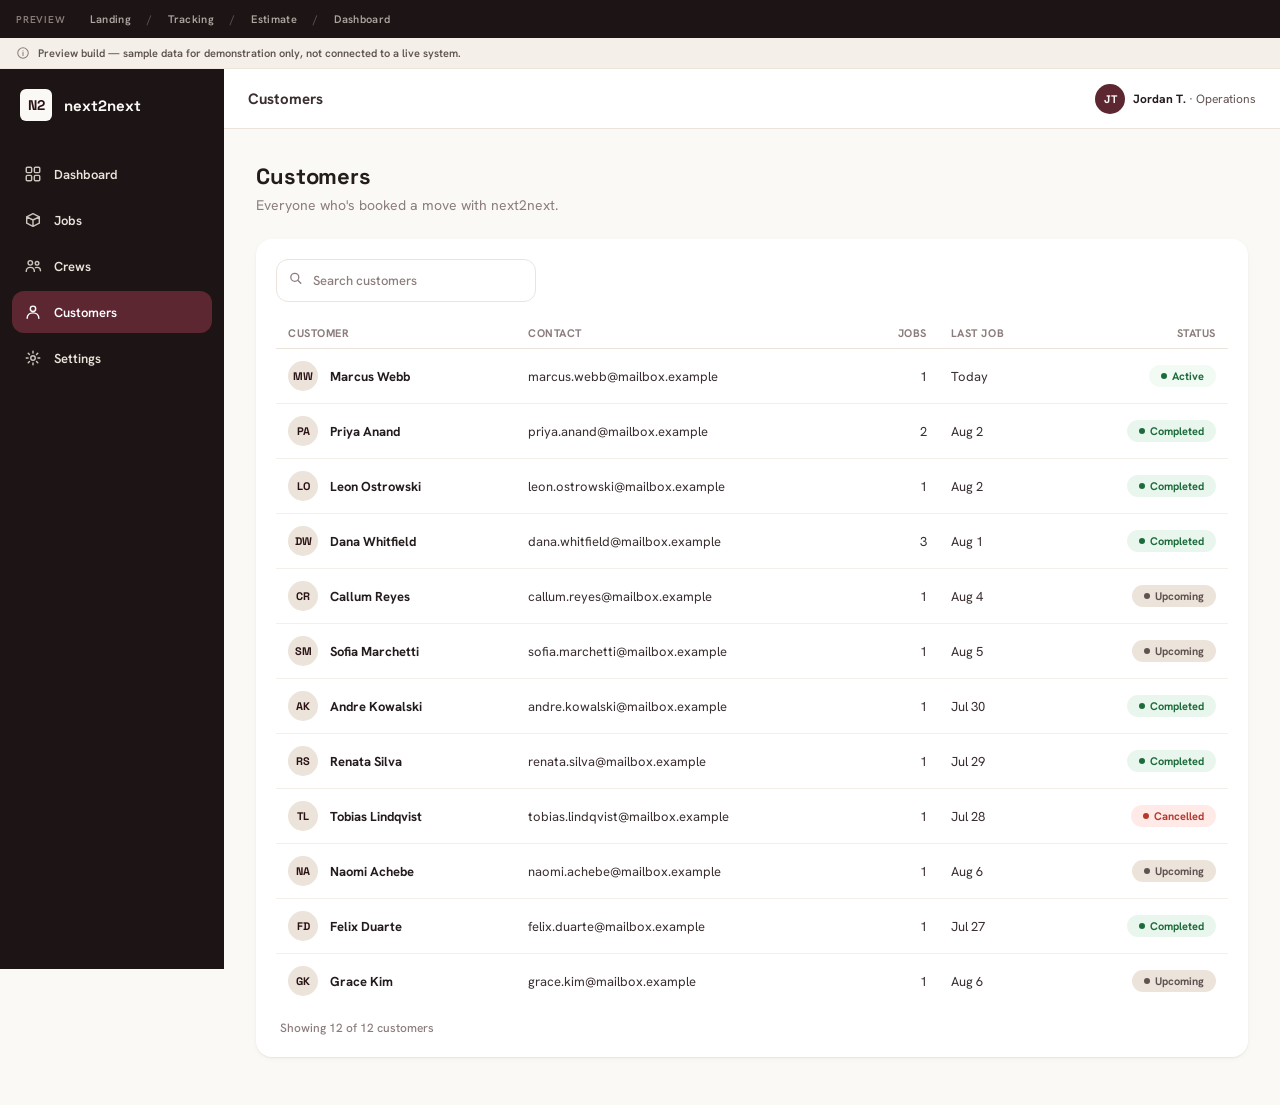
<file: preview/next2next/customers.html>
<!DOCTYPE html>
<html lang="en">
<head>
<meta charset="utf-8">
<meta name="viewport" content="width=device-width, initial-scale=1">
<meta name="robots" content="noindex, nofollow">
<title>Customers — next2next</title>
<link rel="stylesheet" href="styles.css">
</head>
<body>

<nav class="meta-nav" aria-label="Preview navigation">
  <span class="meta-nav__label">Preview</span>
  <a href="index.html">Landing</a>
  <span class="meta-nav__sep">/</span>
  <a href="tracking.html">Tracking</a>
  <span class="meta-nav__sep">/</span>
  <a href="estimate.html">Estimate</a>
  <span class="meta-nav__sep">/</span>
  <a href="dashboard.html">Dashboard</a>
</nav>

<div class="preview-notice">
  <svg width="14" height="14" viewBox="0 0 20 20" fill="none"><circle cx="10" cy="10" r="7.5" stroke="currentColor" stroke-width="1.5"/><path d="M10 9v4.5M10 6.8v.1" stroke="currentColor" stroke-width="1.5" stroke-linecap="round"/></svg>
  Preview build &mdash; sample data for demonstration only, not connected to a live system.
</div>

<div class="app-shell" id="app-shell">
  <div class="sidebar__backdrop" id="sidebar-backdrop"></div>

  <aside class="sidebar" id="sidebar">
    <div class="sidebar__brand">
      <div class="brand-mark">N2</div>
      <div class="sidebar__wordmark">next2next</div>
      <button class="btn btn--ghost btn--icon sidebar__close-btn" id="sidebar-close-btn" aria-label="Close menu">
        <svg width="18" height="18" viewBox="0 0 20 20" fill="none"><path d="M5 5l10 10M15 5L5 15" stroke="currentColor" stroke-width="1.6" stroke-linecap="round"/></svg>
      </button>
    </div>
    <nav class="sidebar__nav" aria-label="Main">
      <a class="sidebar__link" href="dashboard.html">
        <svg width="18" height="18" viewBox="0 0 20 20" fill="none"><rect x="2.5" y="2.5" width="6" height="6" rx="1.2" stroke="currentColor" stroke-width="1.6"/><rect x="11.5" y="2.5" width="6" height="6" rx="1.2" stroke="currentColor" stroke-width="1.6"/><rect x="2.5" y="11.5" width="6" height="6" rx="1.2" stroke="currentColor" stroke-width="1.6"/><rect x="11.5" y="11.5" width="6" height="6" rx="1.2" stroke="currentColor" stroke-width="1.6"/></svg>
        <span class="sidebar__link-label">Dashboard</span>
      </a>
      <a class="sidebar__link" href="jobs.html">
        <svg width="18" height="18" viewBox="0 0 20 20" fill="none"><path d="M3 6.5L10 3l7 3.5M3 6.5v7L10 17l7-3.5v-7M3 6.5L10 10m0 0l7-3.5M10 10v7" stroke="currentColor" stroke-width="1.6" stroke-linecap="round" stroke-linejoin="round"/></svg>
        <span class="sidebar__link-label">Jobs</span>
      </a>
      <a class="sidebar__link" href="crews.html">
        <svg width="18" height="18" viewBox="0 0 20 20" fill="none"><circle cx="7" cy="6.5" r="2.5" stroke="currentColor" stroke-width="1.6"/><path d="M2.5 16c0-2.8 2-4.5 4.5-4.5s4.5 1.7 4.5 4.5" stroke="currentColor" stroke-width="1.6" stroke-linecap="round"/><circle cx="14.5" cy="7" r="2" stroke="currentColor" stroke-width="1.6"/><path d="M12.8 11.8c.5-.2 1.1-.3 1.7-.3 2.2 0 3.8 1.4 3.8 3.8" stroke="currentColor" stroke-width="1.6" stroke-linecap="round"/></svg>
        <span class="sidebar__link-label">Crews</span>
      </a>
      <a class="sidebar__link" href="customers.html" aria-current="page">
        <svg width="18" height="18" viewBox="0 0 20 20" fill="none"><circle cx="10" cy="6.5" r="3" stroke="currentColor" stroke-width="1.6"/><path d="M3.5 17c0-3.6 2.9-6 6.5-6s6.5 2.4 6.5 6" stroke="currentColor" stroke-width="1.6" stroke-linecap="round"/></svg>
        <span class="sidebar__link-label">Customers</span>
      </a>
      <a class="sidebar__link" href="settings.html">
        <svg width="18" height="18" viewBox="0 0 20 20" fill="none"><circle cx="10" cy="10" r="2.5" stroke="currentColor" stroke-width="1.6"/><path d="M10 2.5v2M10 15.5v2M17.5 10h-2M4.5 10h-2M15.3 4.7l-1.4 1.4M6.1 13.9l-1.4 1.4M15.3 15.3l-1.4-1.4M6.1 6.1L4.7 4.7" stroke="currentColor" stroke-width="1.6" stroke-linecap="round"/></svg>
        <span class="sidebar__link-label">Settings</span>
      </a>
    </nav>
  </aside>

  <div class="app-shell__main">
    <header class="topbar">
      <div class="topbar__crumb">
        <button class="btn btn--ghost btn--icon topbar__menu-btn" id="menu-btn" aria-label="Open menu">
          <svg width="20" height="20" viewBox="0 0 20 20" fill="none"><path d="M3 6h14M3 10h14M3 14h14" stroke="currentColor" stroke-width="1.6" stroke-linecap="round"/></svg>
        </button>
        <span class="text-h2">Customers</span>
      </div>
      <div class="topbar__account">
        <div class="avatar avatar--sm avatar--brand">JT</div>
        <span><strong>Jordan T.</strong> &middot; Operations</span>
      </div>
    </header>

    <main class="owner-main">
      <div class="owner-main__inner">

        <div class="page-header">
          <div>
            <h1 class="text-h1 page-header__title">Customers</h1>
            <p class="text-body text-muted page-header__subtitle">Everyone who's booked a move with next2next.</p>
          </div>
        </div>

        <div class="card">
          <div class="section-header">
            <div class="input-group input-group--search">
              <span class="input-group__icon">
                <svg width="16" height="16" viewBox="0 0 20 20" fill="none"><circle cx="8.5" cy="8.5" r="5" stroke="currentColor" stroke-width="1.6"/><path d="M16 16l-3.5-3.5" stroke="currentColor" stroke-width="1.6" stroke-linecap="round"/></svg>
              </span>
              <input class="input" id="customers-search" type="text" placeholder="Search customers">
            </div>
          </div>

          <div class="table-wrap table-wrap--full">
            <table class="table" id="customers-table">
              <thead>
                <tr>
                  <th>Customer</th>
                  <th>Contact</th>
                  <th data-align="right">Jobs</th>
                  <th>Last job</th>
                  <th data-align="right">Status</th>
                </tr>
              </thead>
              <tbody id="customers-body">
                <tr data-name="Marcus Webb">
                  <td class="job-cell-td" data-label="Customer"><div class="job-cell"><div class="avatar avatar--sm">MW</div><span class="job-cell__name">Marcus Webb</span></div></td>
                  <td data-label="Contact">marcus.webb@mailbox.example</td>
                  <td data-label="Jobs" data-align="right" class="tabular-nums">1</td>
                  <td data-label="Last job" class="tabular-nums">Today</td>
                  <td data-label="Status" data-align="right"><span class="status-tag status-tag--active">Active</span></td>
                </tr>
                <tr data-name="Priya Anand">
                  <td class="job-cell-td" data-label="Customer"><div class="job-cell"><div class="avatar avatar--sm">PA</div><span class="job-cell__name">Priya Anand</span></div></td>
                  <td data-label="Contact">priya.anand@mailbox.example</td>
                  <td data-label="Jobs" data-align="right" class="tabular-nums">2</td>
                  <td data-label="Last job" class="tabular-nums">Aug 2</td>
                  <td data-label="Status" data-align="right"><span class="status-tag status-tag--good">Completed</span></td>
                </tr>
                <tr data-name="Leon Ostrowski">
                  <td class="job-cell-td" data-label="Customer"><div class="job-cell"><div class="avatar avatar--sm">LO</div><span class="job-cell__name">Leon Ostrowski</span></div></td>
                  <td data-label="Contact">leon.ostrowski@mailbox.example</td>
                  <td data-label="Jobs" data-align="right" class="tabular-nums">1</td>
                  <td data-label="Last job" class="tabular-nums">Aug 2</td>
                  <td data-label="Status" data-align="right"><span class="status-tag status-tag--good">Completed</span></td>
                </tr>
                <tr data-name="Dana Whitfield">
                  <td class="job-cell-td" data-label="Customer"><div class="job-cell"><div class="avatar avatar--sm">DW</div><span class="job-cell__name">Dana Whitfield</span></div></td>
                  <td data-label="Contact">dana.whitfield@mailbox.example</td>
                  <td data-label="Jobs" data-align="right" class="tabular-nums">3</td>
                  <td data-label="Last job" class="tabular-nums">Aug 1</td>
                  <td data-label="Status" data-align="right"><span class="status-tag status-tag--good">Completed</span></td>
                </tr>
                <tr data-name="Callum Reyes">
                  <td class="job-cell-td" data-label="Customer"><div class="job-cell"><div class="avatar avatar--sm">CR</div><span class="job-cell__name">Callum Reyes</span></div></td>
                  <td data-label="Contact">callum.reyes@mailbox.example</td>
                  <td data-label="Jobs" data-align="right" class="tabular-nums">1</td>
                  <td data-label="Last job" class="tabular-nums">Aug 4</td>
                  <td data-label="Status" data-align="right"><span class="status-tag status-tag--neutral">Upcoming</span></td>
                </tr>
                <tr data-name="Sofia Marchetti">
                  <td class="job-cell-td" data-label="Customer"><div class="job-cell"><div class="avatar avatar--sm">SM</div><span class="job-cell__name">Sofia Marchetti</span></div></td>
                  <td data-label="Contact">sofia.marchetti@mailbox.example</td>
                  <td data-label="Jobs" data-align="right" class="tabular-nums">1</td>
                  <td data-label="Last job" class="tabular-nums">Aug 5</td>
                  <td data-label="Status" data-align="right"><span class="status-tag status-tag--neutral">Upcoming</span></td>
                </tr>
                <tr data-name="Andre Kowalski">
                  <td class="job-cell-td" data-label="Customer"><div class="job-cell"><div class="avatar avatar--sm">AK</div><span class="job-cell__name">Andre Kowalski</span></div></td>
                  <td data-label="Contact">andre.kowalski@mailbox.example</td>
                  <td data-label="Jobs" data-align="right" class="tabular-nums">1</td>
                  <td data-label="Last job" class="tabular-nums">Jul 30</td>
                  <td data-label="Status" data-align="right"><span class="status-tag status-tag--good">Completed</span></td>
                </tr>
                <tr data-name="Renata Silva">
                  <td class="job-cell-td" data-label="Customer"><div class="job-cell"><div class="avatar avatar--sm">RS</div><span class="job-cell__name">Renata Silva</span></div></td>
                  <td data-label="Contact">renata.silva@mailbox.example</td>
                  <td data-label="Jobs" data-align="right" class="tabular-nums">1</td>
                  <td data-label="Last job" class="tabular-nums">Jul 29</td>
                  <td data-label="Status" data-align="right"><span class="status-tag status-tag--good">Completed</span></td>
                </tr>
                <tr data-name="Tobias Lindqvist">
                  <td class="job-cell-td" data-label="Customer"><div class="job-cell"><div class="avatar avatar--sm">TL</div><span class="job-cell__name">Tobias Lindqvist</span></div></td>
                  <td data-label="Contact">tobias.lindqvist@mailbox.example</td>
                  <td data-label="Jobs" data-align="right" class="tabular-nums">1</td>
                  <td data-label="Last job" class="tabular-nums">Jul 28</td>
                  <td data-label="Status" data-align="right"><span class="status-tag status-tag--critical">Cancelled</span></td>
                </tr>
                <tr data-name="Naomi Achebe">
                  <td class="job-cell-td" data-label="Customer"><div class="job-cell"><div class="avatar avatar--sm">NA</div><span class="job-cell__name">Naomi Achebe</span></div></td>
                  <td data-label="Contact">naomi.achebe@mailbox.example</td>
                  <td data-label="Jobs" data-align="right" class="tabular-nums">1</td>
                  <td data-label="Last job" class="tabular-nums">Aug 6</td>
                  <td data-label="Status" data-align="right"><span class="status-tag status-tag--neutral">Upcoming</span></td>
                </tr>
                <tr data-name="Felix Duarte">
                  <td class="job-cell-td" data-label="Customer"><div class="job-cell"><div class="avatar avatar--sm">FD</div><span class="job-cell__name">Felix Duarte</span></div></td>
                  <td data-label="Contact">felix.duarte@mailbox.example</td>
                  <td data-label="Jobs" data-align="right" class="tabular-nums">1</td>
                  <td data-label="Last job" class="tabular-nums">Jul 27</td>
                  <td data-label="Status" data-align="right"><span class="status-tag status-tag--good">Completed</span></td>
                </tr>
                <tr data-name="Grace Kim">
                  <td class="job-cell-td" data-label="Customer"><div class="job-cell"><div class="avatar avatar--sm">GK</div><span class="job-cell__name">Grace Kim</span></div></td>
                  <td data-label="Contact">grace.kim@mailbox.example</td>
                  <td data-label="Jobs" data-align="right" class="tabular-nums">1</td>
                  <td data-label="Last job" class="tabular-nums">Aug 6</td>
                  <td data-label="Status" data-align="right"><span class="status-tag status-tag--neutral">Upcoming</span></td>
                </tr>
              </tbody>
            </table>

            <div class="empty-state hidden" id="customers-empty">
              <div class="empty-state__icon">
                <svg width="22" height="22" viewBox="0 0 20 20" fill="none"><circle cx="8.5" cy="8.5" r="5.5" stroke="currentColor" stroke-width="1.6"/><path d="M17 17l-4-4" stroke="currentColor" stroke-width="1.6" stroke-linecap="round"/></svg>
              </div>
              <div class="empty-state__title" id="customers-empty-title">No customers match your search</div>
              <button class="btn btn--ghost" id="customers-clear-search">Clear search</button>
            </div>
          </div>

          <div class="table-footer text-small" id="customers-footer">Showing 12 of 12 customers</div>
        </div>

      </div>
    </main>
  </div>
</div>

<script src="app.js"></script>
</body>
</html>
</file>
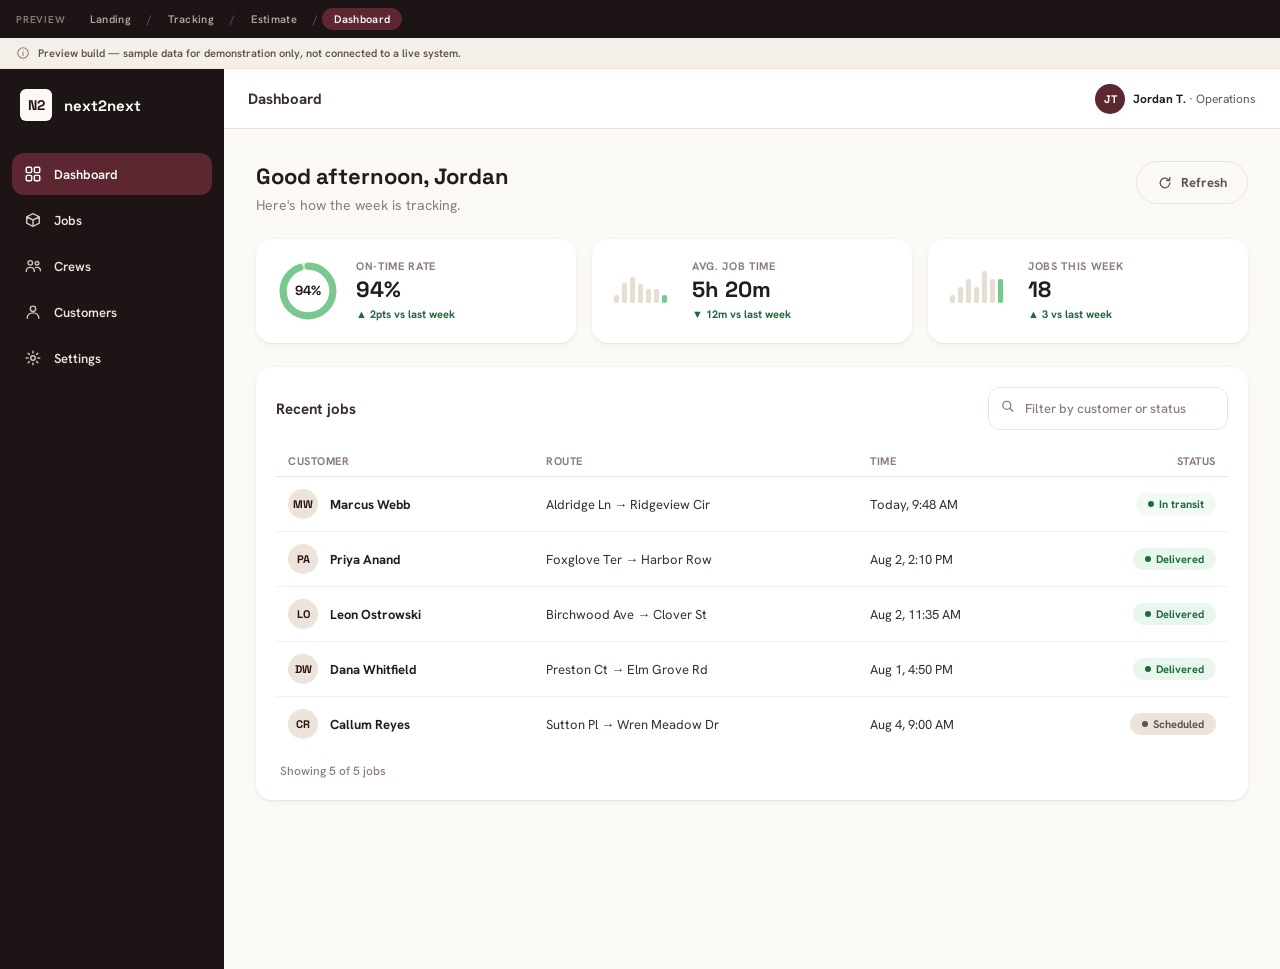
<file: preview/next2next/dashboard.html>
<!DOCTYPE html>
<html lang="en">
<head>
<meta charset="utf-8">
<meta name="viewport" content="width=device-width, initial-scale=1">
<meta name="robots" content="noindex, nofollow">
<title>Team dashboard — next2next</title>
<link rel="stylesheet" href="styles.css">
</head>
<body>

<nav class="meta-nav" aria-label="Preview navigation">
  <span class="meta-nav__label">Preview</span>
  <a href="index.html">Landing</a>
  <span class="meta-nav__sep">/</span>
  <a href="tracking.html">Tracking</a>
  <span class="meta-nav__sep">/</span>
  <a href="estimate.html">Estimate</a>
  <span class="meta-nav__sep">/</span>
  <a href="dashboard.html" aria-current="page">Dashboard</a>
</nav>

<div class="preview-notice">
  <svg width="14" height="14" viewBox="0 0 20 20" fill="none"><circle cx="10" cy="10" r="7.5" stroke="currentColor" stroke-width="1.5"/><path d="M10 9v4.5M10 6.8v.1" stroke="currentColor" stroke-width="1.5" stroke-linecap="round"/></svg>
  Preview build &mdash; sample data for demonstration only, not connected to a live system.
</div>

<div class="app-shell" id="app-shell">
  <div class="sidebar__backdrop" id="sidebar-backdrop"></div>

  <aside class="sidebar" id="sidebar">
    <div class="sidebar__brand">
      <div class="brand-mark">N2</div>
      <div class="sidebar__wordmark">next2next</div>
      <button class="btn btn--ghost btn--icon sidebar__close-btn" id="sidebar-close-btn" aria-label="Close menu">
        <svg width="18" height="18" viewBox="0 0 20 20" fill="none"><path d="M5 5l10 10M15 5L5 15" stroke="currentColor" stroke-width="1.6" stroke-linecap="round"/></svg>
      </button>
    </div>
    <nav class="sidebar__nav" aria-label="Main">
      <a class="sidebar__link" href="dashboard.html" aria-current="page">
        <svg width="18" height="18" viewBox="0 0 20 20" fill="none"><rect x="2.5" y="2.5" width="6" height="6" rx="1.2" stroke="currentColor" stroke-width="1.6"/><rect x="11.5" y="2.5" width="6" height="6" rx="1.2" stroke="currentColor" stroke-width="1.6"/><rect x="2.5" y="11.5" width="6" height="6" rx="1.2" stroke="currentColor" stroke-width="1.6"/><rect x="11.5" y="11.5" width="6" height="6" rx="1.2" stroke="currentColor" stroke-width="1.6"/></svg>
        <span class="sidebar__link-label">Dashboard</span>
      </a>
      <a class="sidebar__link" href="jobs.html">
        <svg width="18" height="18" viewBox="0 0 20 20" fill="none"><path d="M3 6.5L10 3l7 3.5M3 6.5v7L10 17l7-3.5v-7M3 6.5L10 10m0 0l7-3.5M10 10v7" stroke="currentColor" stroke-width="1.6" stroke-linecap="round" stroke-linejoin="round"/></svg>
        <span class="sidebar__link-label">Jobs</span>
      </a>
      <a class="sidebar__link" href="crews.html">
        <svg width="18" height="18" viewBox="0 0 20 20" fill="none"><circle cx="7" cy="6.5" r="2.5" stroke="currentColor" stroke-width="1.6"/><path d="M2.5 16c0-2.8 2-4.5 4.5-4.5s4.5 1.7 4.5 4.5" stroke="currentColor" stroke-width="1.6" stroke-linecap="round"/><circle cx="14.5" cy="7" r="2" stroke="currentColor" stroke-width="1.6"/><path d="M12.8 11.8c.5-.2 1.1-.3 1.7-.3 2.2 0 3.8 1.4 3.8 3.8" stroke="currentColor" stroke-width="1.6" stroke-linecap="round"/></svg>
        <span class="sidebar__link-label">Crews</span>
      </a>
      <a class="sidebar__link" href="customers.html">
        <svg width="18" height="18" viewBox="0 0 20 20" fill="none"><circle cx="10" cy="6.5" r="3" stroke="currentColor" stroke-width="1.6"/><path d="M3.5 17c0-3.6 2.9-6 6.5-6s6.5 2.4 6.5 6" stroke="currentColor" stroke-width="1.6" stroke-linecap="round"/></svg>
        <span class="sidebar__link-label">Customers</span>
      </a>
      <a class="sidebar__link" href="settings.html">
        <svg width="18" height="18" viewBox="0 0 20 20" fill="none"><circle cx="10" cy="10" r="2.5" stroke="currentColor" stroke-width="1.6"/><path d="M10 2.5v2M10 15.5v2M17.5 10h-2M4.5 10h-2M15.3 4.7l-1.4 1.4M6.1 13.9l-1.4 1.4M15.3 15.3l-1.4-1.4M6.1 6.1L4.7 4.7" stroke="currentColor" stroke-width="1.6" stroke-linecap="round"/></svg>
        <span class="sidebar__link-label">Settings</span>
      </a>
    </nav>
  </aside>

  <div class="app-shell__main">
    <header class="topbar">
      <div class="topbar__crumb">
        <button class="btn btn--ghost btn--icon topbar__menu-btn" id="menu-btn" aria-label="Open menu">
          <svg width="20" height="20" viewBox="0 0 20 20" fill="none"><path d="M3 6h14M3 10h14M3 14h14" stroke="currentColor" stroke-width="1.6" stroke-linecap="round"/></svg>
        </button>
        <span class="text-h2">Dashboard</span>
      </div>
      <div class="topbar__account">
        <div class="avatar avatar--sm avatar--brand">JT</div>
        <span><strong>Jordan T.</strong> &middot; Operations</span>
      </div>
    </header>

    <main class="owner-main">
      <div class="owner-main__inner">

        <div class="page-header">
          <div>
            <h1 class="text-h1 page-header__title">Good afternoon, Jordan</h1>
            <p class="text-body text-muted page-header__subtitle">Here's how the week is tracking.</p>
          </div>
          <div class="page-header__actions">
            <button class="btn btn--ghost" id="refresh-btn">
              <svg width="16" height="16" viewBox="0 0 20 20" fill="none"><path d="M16 10a6 6 0 1 1-1.8-4.3M16 3v4h-4" stroke="currentColor" stroke-width="1.6" stroke-linecap="round" stroke-linejoin="round"/></svg>
              Refresh
            </button>
          </div>
        </div>

        <div class="kpi-row" id="kpi-row">
          <div class="card kpi-card is-loading" data-kpi>
            <div class="kpi-card__figure">
              <svg width="64" height="64" viewBox="0 0 72 72" aria-hidden="true">
                <circle cx="36" cy="36" r="28" fill="none" stroke="var(--status-good-track)" stroke-width="8"/>
                <circle cx="36" cy="36" r="28" fill="none" stroke="var(--status-good-fill)" stroke-width="8"
                  stroke-dasharray="165.4 175.9" stroke-linecap="round" transform="rotate(-90 36 36)"/>
                <text x="36" y="41" text-anchor="middle" font-family="Space Grotesk, sans-serif" font-size="15" font-weight="700" fill="#241b1c">94%</text>
              </svg>
            </div>
            <div class="kpi-card__body">
              <div class="text-caption kpi-card__label">On-time rate</div>
              <div class="kpi-card__value">94%</div>
              <div class="kpi-card__delta kpi-card__delta--good">&#9650; 2pts vs last week</div>
            </div>
          </div>

          <div class="card kpi-card is-loading" data-kpi>
            <div class="kpi-card__figure">
              <svg width="64" height="40" viewBox="0 0 64 40" aria-hidden="true">
                <rect class="sparkline-bar" x="2" y="24" width="5" height="8" rx="2"/>
                <rect class="sparkline-bar" x="10" y="12" width="5" height="20" rx="2"/>
                <rect class="sparkline-bar" x="18" y="6"  width="5" height="26" rx="2"/>
                <rect class="sparkline-bar" x="26" y="13" width="5" height="19" rx="2"/>
                <rect class="sparkline-bar" x="34" y="18" width="5" height="14" rx="2"/>
                <rect class="sparkline-bar" x="42" y="18" width="5" height="14" rx="2"/>
                <rect class="sparkline-bar sparkline-bar--current" x="50" y="24" width="5" height="8" rx="2"/>
              </svg>
            </div>
            <div class="kpi-card__body">
              <div class="text-caption kpi-card__label">Avg. job time</div>
              <div class="kpi-card__value">5h 20m</div>
              <div class="kpi-card__delta kpi-card__delta--good">&#9660; 12m vs last week</div>
            </div>
          </div>

          <div class="card kpi-card is-loading" data-kpi>
            <div class="kpi-card__figure">
              <svg width="64" height="40" viewBox="0 0 64 40" aria-hidden="true">
                <rect class="sparkline-bar" x="2" y="24" width="5" height="8" rx="2"/>
                <rect class="sparkline-bar" x="10" y="16" width="5" height="16" rx="2"/>
                <rect class="sparkline-bar" x="18" y="8"  width="5" height="24" rx="2"/>
                <rect class="sparkline-bar" x="26" y="16" width="5" height="16" rx="2"/>
                <rect class="sparkline-bar" x="34" y="0"  width="5" height="32" rx="2"/>
                <rect class="sparkline-bar" x="42" y="8"  width="5" height="24" rx="2"/>
                <rect class="sparkline-bar sparkline-bar--current" x="50" y="8" width="5" height="24" rx="2"/>
              </svg>
            </div>
            <div class="kpi-card__body">
              <div class="text-caption kpi-card__label">Jobs this week</div>
              <div class="kpi-card__value">18</div>
              <div class="kpi-card__delta kpi-card__delta--good">&#9650; 3 vs last week</div>
            </div>
          </div>
        </div>

        <div class="card">
          <div class="section-header">
            <div class="text-h2">Recent jobs</div>
            <div class="input-group" style="width: 240px; max-width: 100%;">
              <span class="input-group__icon">
                <svg width="16" height="16" viewBox="0 0 20 20" fill="none"><circle cx="8.5" cy="8.5" r="5" stroke="currentColor" stroke-width="1.6"/><path d="M16 16l-3.5-3.5" stroke="currentColor" stroke-width="1.6" stroke-linecap="round"/></svg>
              </span>
              <input class="input" id="jobs-filter" type="text" placeholder="Filter by customer or status">
            </div>
          </div>

          <div class="table-wrap">
            <table class="table" id="jobs-table">
              <thead>
                <tr>
                  <th>Customer</th>
                  <th>Route</th>
                  <th>Time</th>
                  <th data-align="right">Status</th>
                </tr>
              </thead>

              <tbody id="jobs-skeleton">
                <tr><td colspan="4"><div class="skeleton-row"><div class="skeleton"></div><div class="skeleton-row__lines"><div class="skeleton skeleton-line" style="width:40%"></div><div class="skeleton skeleton-line" style="width:65%"></div></div></div></td></tr>
                <tr><td colspan="4"><div class="skeleton-row"><div class="skeleton"></div><div class="skeleton-row__lines"><div class="skeleton skeleton-line" style="width:35%"></div><div class="skeleton skeleton-line" style="width:60%"></div></div></div></td></tr>
                <tr><td colspan="4"><div class="skeleton-row"><div class="skeleton"></div><div class="skeleton-row__lines"><div class="skeleton skeleton-line" style="width:45%"></div><div class="skeleton skeleton-line" style="width:55%"></div></div></div></td></tr>
              </tbody>

              <tbody id="jobs-body" class="hidden">
                <tr data-customer="Marcus Webb" data-status="In transit">
                  <td class="job-cell-td" data-label="Customer">
                    <div class="job-cell"><div class="avatar avatar--sm">MW</div><span class="job-cell__name">Marcus Webb</span></div>
                  </td>
                  <td data-label="Route">Aldridge Ln &rarr; Ridgeview Cir</td>
                  <td data-label="Time" class="tabular-nums">Today, 9:48 AM</td>
                  <td data-label="Status" data-align="right"><span class="status-tag status-tag--active">In transit</span></td>
                </tr>
                <tr data-customer="Priya Anand" data-status="Delivered">
                  <td class="job-cell-td" data-label="Customer">
                    <div class="job-cell"><div class="avatar avatar--sm">PA</div><span class="job-cell__name">Priya Anand</span></div>
                  </td>
                  <td data-label="Route">Foxglove Ter &rarr; Harbor Row</td>
                  <td data-label="Time" class="tabular-nums">Aug 2, 2:10 PM</td>
                  <td data-label="Status" data-align="right"><span class="status-tag status-tag--good">Delivered</span></td>
                </tr>
                <tr data-customer="Leon Ostrowski" data-status="Delivered">
                  <td class="job-cell-td" data-label="Customer">
                    <div class="job-cell"><div class="avatar avatar--sm">LO</div><span class="job-cell__name">Leon Ostrowski</span></div>
                  </td>
                  <td data-label="Route">Birchwood Ave &rarr; Clover St</td>
                  <td data-label="Time" class="tabular-nums">Aug 2, 11:35 AM</td>
                  <td data-label="Status" data-align="right"><span class="status-tag status-tag--good">Delivered</span></td>
                </tr>
                <tr data-customer="Dana Whitfield" data-status="Delivered">
                  <td class="job-cell-td" data-label="Customer">
                    <div class="job-cell"><div class="avatar avatar--sm">DW</div><span class="job-cell__name">Dana Whitfield</span></div>
                  </td>
                  <td data-label="Route">Preston Ct &rarr; Elm Grove Rd</td>
                  <td data-label="Time" class="tabular-nums">Aug 1, 4:50 PM</td>
                  <td data-label="Status" data-align="right"><span class="status-tag status-tag--good">Delivered</span></td>
                </tr>
                <tr data-customer="Callum Reyes" data-status="Scheduled">
                  <td class="job-cell-td" data-label="Customer">
                    <div class="job-cell"><div class="avatar avatar--sm">CR</div><span class="job-cell__name">Callum Reyes</span></div>
                  </td>
                  <td data-label="Route">Sutton Pl &rarr; Wren Meadow Dr</td>
                  <td data-label="Time" class="tabular-nums">Aug 4, 9:00 AM</td>
                  <td data-label="Status" data-align="right"><span class="status-tag status-tag--neutral">Scheduled</span></td>
                </tr>
              </tbody>
            </table>

            <div class="empty-state hidden" id="jobs-empty">
              <div class="empty-state__icon">
                <svg width="22" height="22" viewBox="0 0 20 20" fill="none"><circle cx="8.5" cy="8.5" r="5.5" stroke="currentColor" stroke-width="1.6"/><path d="M17 17l-4-4" stroke="currentColor" stroke-width="1.6" stroke-linecap="round"/></svg>
              </div>
              <div class="empty-state__title" id="jobs-empty-title">No jobs match your filter</div>
              <button class="btn btn--ghost" id="jobs-clear-filter">Clear filter</button>
            </div>
          </div>

          <div class="table-footer text-small" id="jobs-footer">Showing 5 of 5 jobs</div>
        </div>

      </div>
    </main>
  </div>
</div>

<script src="app.js"></script>
</body>
</html>
</file>
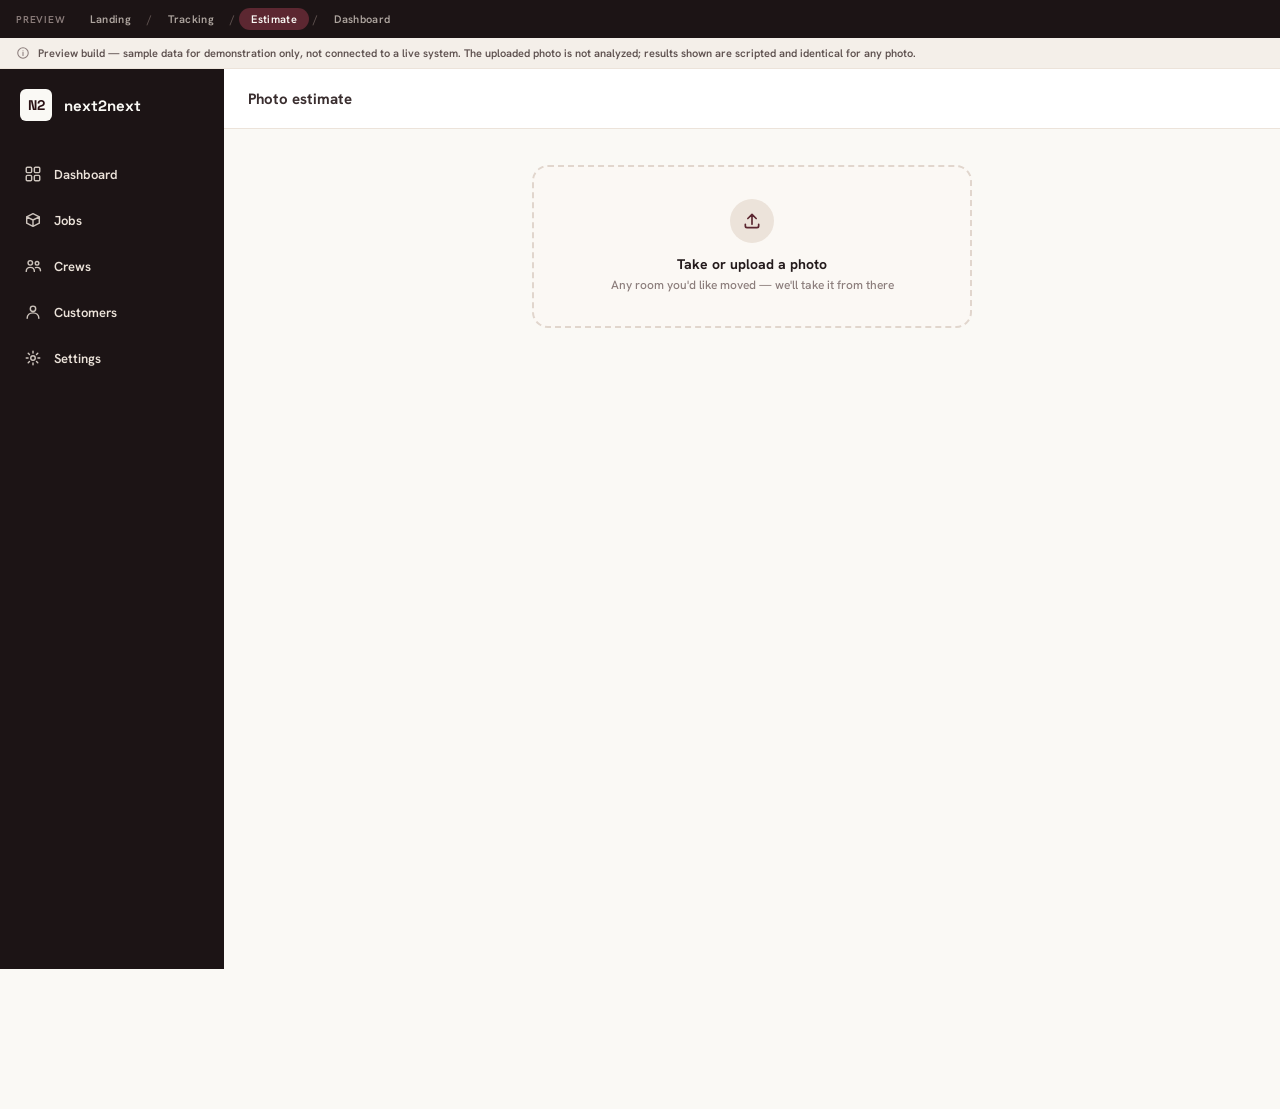
<file: preview/next2next/estimate.html>
<!DOCTYPE html>
<html lang="en">
<head>
<meta charset="utf-8">
<meta name="viewport" content="width=device-width, initial-scale=1">
<meta name="robots" content="noindex, nofollow">
<title>AI photo estimate — next2next</title>
<link rel="stylesheet" href="styles.css">
</head>
<body>

<nav class="meta-nav" aria-label="Preview navigation">
  <span class="meta-nav__label">Preview</span>
  <a href="index.html">Landing</a>
  <span class="meta-nav__sep">/</span>
  <a href="tracking.html">Tracking</a>
  <span class="meta-nav__sep">/</span>
  <a href="estimate.html" aria-current="page">Estimate</a>
  <span class="meta-nav__sep">/</span>
  <a href="dashboard.html">Dashboard</a>
</nav>

<div class="preview-notice">
  <svg width="14" height="14" viewBox="0 0 20 20" fill="none"><circle cx="10" cy="10" r="7.5" stroke="currentColor" stroke-width="1.5"/><path d="M10 9v4.5M10 6.8v.1" stroke="currentColor" stroke-width="1.5" stroke-linecap="round"/></svg>
  Preview build &mdash; sample data for demonstration only, not connected to a live system. The uploaded photo is not analyzed; results shown are scripted and identical for any photo.
</div>

<div class="app-shell" id="app-shell">
  <div class="sidebar__backdrop" id="sidebar-backdrop"></div>

  <aside class="sidebar" id="sidebar">
    <div class="sidebar__brand">
      <div class="brand-mark">N2</div>
      <div class="sidebar__wordmark">next2next</div>
      <button class="btn btn--ghost btn--icon sidebar__close-btn" id="sidebar-close-btn" aria-label="Close menu">
        <svg width="18" height="18" viewBox="0 0 20 20" fill="none"><path d="M5 5l10 10M15 5L5 15" stroke="currentColor" stroke-width="1.6" stroke-linecap="round"/></svg>
      </button>
    </div>
    <nav class="sidebar__nav" aria-label="Main">
      <a class="sidebar__link" href="dashboard.html">
        <svg width="18" height="18" viewBox="0 0 20 20" fill="none"><rect x="2.5" y="2.5" width="6" height="6" rx="1.2" stroke="currentColor" stroke-width="1.6"/><rect x="11.5" y="2.5" width="6" height="6" rx="1.2" stroke="currentColor" stroke-width="1.6"/><rect x="2.5" y="11.5" width="6" height="6" rx="1.2" stroke="currentColor" stroke-width="1.6"/><rect x="11.5" y="11.5" width="6" height="6" rx="1.2" stroke="currentColor" stroke-width="1.6"/></svg>
        <span class="sidebar__link-label">Dashboard</span>
      </a>
      <a class="sidebar__link" href="jobs.html">
        <svg width="18" height="18" viewBox="0 0 20 20" fill="none"><path d="M3 6.5L10 3l7 3.5M3 6.5v7L10 17l7-3.5v-7M3 6.5L10 10m0 0l7-3.5M10 10v7" stroke="currentColor" stroke-width="1.6" stroke-linecap="round" stroke-linejoin="round"/></svg>
        <span class="sidebar__link-label">Jobs</span>
      </a>
      <a class="sidebar__link" href="crews.html">
        <svg width="18" height="18" viewBox="0 0 20 20" fill="none"><circle cx="7" cy="6.5" r="2.5" stroke="currentColor" stroke-width="1.6"/><path d="M2.5 16c0-2.8 2-4.5 4.5-4.5s4.5 1.7 4.5 4.5" stroke="currentColor" stroke-width="1.6" stroke-linecap="round"/><circle cx="14.5" cy="7" r="2" stroke="currentColor" stroke-width="1.6"/><path d="M12.8 11.8c.5-.2 1.1-.3 1.7-.3 2.2 0 3.8 1.4 3.8 3.8" stroke="currentColor" stroke-width="1.6" stroke-linecap="round"/></svg>
        <span class="sidebar__link-label">Crews</span>
      </a>
      <a class="sidebar__link" href="customers.html">
        <svg width="18" height="18" viewBox="0 0 20 20" fill="none"><circle cx="10" cy="6.5" r="3" stroke="currentColor" stroke-width="1.6"/><path d="M3.5 17c0-3.6 2.9-6 6.5-6s6.5 2.4 6.5 6" stroke="currentColor" stroke-width="1.6" stroke-linecap="round"/></svg>
        <span class="sidebar__link-label">Customers</span>
      </a>
      <a class="sidebar__link" href="settings.html">
        <svg width="18" height="18" viewBox="0 0 20 20" fill="none"><circle cx="10" cy="10" r="2.5" stroke="currentColor" stroke-width="1.6"/><path d="M10 2.5v2M10 15.5v2M17.5 10h-2M4.5 10h-2M15.3 4.7l-1.4 1.4M6.1 13.9l-1.4 1.4M15.3 15.3l-1.4-1.4M6.1 6.1L4.7 4.7" stroke="currentColor" stroke-width="1.6" stroke-linecap="round"/></svg>
        <span class="sidebar__link-label">Settings</span>
      </a>
    </nav>
  </aside>

  <div class="app-shell__main">
    <header class="topbar">
      <div class="topbar__crumb">
        <button class="btn btn--ghost btn--icon topbar__menu-btn" id="menu-btn" aria-label="Open menu">
          <svg width="20" height="20" viewBox="0 0 20 20" fill="none"><path d="M3 6h14M3 10h14M3 14h14" stroke="currentColor" stroke-width="1.6" stroke-linecap="round"/></svg>
        </button>
        <span class="text-h2">Photo estimate</span>
      </div>
    </header>

    <main class="owner-main">
      <div class="customer-shell">
        <div class="customer-main">

    <div id="upload-stage">
      <label class="upload-zone" for="file-input" id="upload-zone">
        <div class="upload-zone__icon">
          <svg width="20" height="20" viewBox="0 0 24 24" fill="none">
            <path d="M12 16V4M12 4L7 9M12 4l5 5" stroke="#5c2731" stroke-width="2" stroke-linecap="round" stroke-linejoin="round"/>
            <path d="M4 16v2a2 2 0 002 2h12a2 2 0 002-2v-2" stroke="#5c2731" stroke-width="2" stroke-linecap="round" stroke-linejoin="round"/>
          </svg>
        </div>
        <div class="upload-zone__title">Take or upload a photo</div>
        <div class="upload-zone__hint text-small">Any room you'd like moved &mdash; we'll take it from there</div>
      </label>
      <input type="file" id="file-input" accept="image/*" capture="environment">
    </div>

    <div id="analysis-stage" class="hidden">
      <div class="preview-frame">
        <img id="preview-img" alt="Uploaded room photo">
        <div class="scan-overlay" id="scan-overlay">
          <div class="scan-line"></div>
          <div class="scan-status">
            <span class="scan-status__dot"></span>
            <span id="scan-status-text">Detecting furniture&hellip;</span>
          </div>
        </div>
      </div>

      <div id="result-block" class="hidden">
        <div class="estimate-results">

          <div class="card">
            <div class="text-h2 estimate-section-title">Items to pack <span class="text-small text-muted" id="item-count-sub"></span></div>
            <ul class="item-list" id="item-list">
              <li class="item-row">
                <label class="item-row__check">
                  <input type="checkbox" checked data-minutes="55">
                  <span class="item-row__name">Sectional sofa <span class="item-row__qty">&times;1</span></span>
                </label>
                <span class="difficulty difficulty--hard" title="Difficulty: hard"><span class="difficulty__dot"></span><span class="difficulty__dot"></span><span class="difficulty__dot"></span></span>
                <span class="item-row__time tabular-nums">55 min</span>
              </li>
              <li class="item-row">
                <label class="item-row__check">
                  <input type="checkbox" checked data-minutes="25">
                  <span class="item-row__name">Dining table <span class="item-row__qty">&times;1</span></span>
                </label>
                <span class="difficulty difficulty--medium" title="Difficulty: medium"><span class="difficulty__dot"></span><span class="difficulty__dot"></span><span class="difficulty__dot"></span></span>
                <span class="item-row__time tabular-nums">25 min</span>
              </li>
              <li class="item-row">
                <label class="item-row__check">
                  <input type="checkbox" checked data-minutes="16">
                  <span class="item-row__name">Dining chairs <span class="item-row__qty">&times;4</span></span>
                </label>
                <span class="difficulty difficulty--easy" title="Difficulty: easy"><span class="difficulty__dot"></span><span class="difficulty__dot"></span><span class="difficulty__dot"></span></span>
                <span class="item-row__time tabular-nums">16 min</span>
              </li>
              <li class="item-row">
                <label class="item-row__check">
                  <input type="checkbox" checked data-minutes="22">
                  <span class="item-row__name">Wall-mounted TV (55&Prime;+) <span class="item-row__qty">&times;1</span></span>
                </label>
                <span class="difficulty difficulty--medium" title="Difficulty: medium"><span class="difficulty__dot"></span><span class="difficulty__dot"></span><span class="difficulty__dot"></span></span>
                <span class="item-row__time tabular-nums">22 min</span>
              </li>
              <li class="item-row">
                <label class="item-row__check">
                  <input type="checkbox" checked data-minutes="10">
                  <span class="item-row__name">Rocking chair <span class="item-row__qty">&times;1</span></span>
                </label>
                <span class="difficulty difficulty--easy" title="Difficulty: easy"><span class="difficulty__dot"></span><span class="difficulty__dot"></span><span class="difficulty__dot"></span></span>
                <span class="item-row__time tabular-nums">10 min</span>
              </li>
              <li class="item-row">
                <label class="item-row__check">
                  <input type="checkbox" checked data-minutes="15">
                  <span class="item-row__name">Storage trunk / coffee table <span class="item-row__qty">&times;1</span></span>
                </label>
                <span class="difficulty difficulty--medium" title="Difficulty: medium"><span class="difficulty__dot"></span><span class="difficulty__dot"></span><span class="difficulty__dot"></span></span>
                <span class="item-row__time tabular-nums">15 min</span>
              </li>
              <li class="item-row">
                <label class="item-row__check">
                  <input type="checkbox" checked data-minutes="14">
                  <span class="item-row__name">Area rugs <span class="item-row__qty">&times;2</span></span>
                </label>
                <span class="difficulty difficulty--easy" title="Difficulty: easy"><span class="difficulty__dot"></span><span class="difficulty__dot"></span><span class="difficulty__dot"></span></span>
                <span class="item-row__time tabular-nums">14 min</span>
              </li>
              <li class="item-row">
                <label class="item-row__check">
                  <input type="checkbox" checked data-minutes="8">
                  <span class="item-row__name">Framed artwork <span class="item-row__qty">&times;1</span></span>
                </label>
                <span class="difficulty difficulty--easy" title="Difficulty: easy"><span class="difficulty__dot"></span><span class="difficulty__dot"></span><span class="difficulty__dot"></span></span>
                <span class="item-row__time tabular-nums">8 min</span>
              </li>
              <li class="item-row">
                <label class="item-row__check">
                  <input type="checkbox" checked data-minutes="6">
                  <span class="item-row__name">Table lamp <span class="item-row__qty">&times;1</span></span>
                </label>
                <span class="difficulty difficulty--easy" title="Difficulty: easy"><span class="difficulty__dot"></span><span class="difficulty__dot"></span><span class="difficulty__dot"></span></span>
                <span class="item-row__time tabular-nums">6 min</span>
              </li>
              <li class="item-row">
                <label class="item-row__check">
                  <input type="checkbox" checked data-minutes="12">
                  <span class="item-row__name">Wicker storage baskets <span class="item-row__qty">&times;3</span></span>
                </label>
                <span class="difficulty difficulty--easy" title="Difficulty: easy"><span class="difficulty__dot"></span><span class="difficulty__dot"></span><span class="difficulty__dot"></span></span>
                <span class="item-row__time tabular-nums">12 min</span>
              </li>
              <li class="item-row">
                <label class="item-row__check">
                  <input type="checkbox" checked data-minutes="9">
                  <span class="item-row__name">Side table <span class="item-row__qty">&times;1</span></span>
                </label>
                <span class="difficulty difficulty--easy" title="Difficulty: easy"><span class="difficulty__dot"></span><span class="difficulty__dot"></span><span class="difficulty__dot"></span></span>
                <span class="item-row__time tabular-nums">9 min</span>
              </li>
              <li class="item-row">
                <label class="item-row__check">
                  <input type="checkbox" checked data-minutes="15">
                  <span class="item-row__name">Boxed d&eacute;cor &amp; small items <span class="item-row__qty">&times;1</span></span>
                </label>
                <span class="difficulty difficulty--easy" title="Difficulty: easy"><span class="difficulty__dot"></span><span class="difficulty__dot"></span><span class="difficulty__dot"></span></span>
                <span class="item-row__time tabular-nums">15 min</span>
              </li>
            </ul>
          </div>

          <div class="card">
            <div class="text-caption estimate-section-title">Crew size</div>
            <div class="crew-selector" id="crew-selector">
              <button type="button" class="crew-btn" data-crew="2">2</button>
              <button type="button" class="crew-btn" data-crew="3">3<span class="crew-btn__badge">Best</span></button>
              <button type="button" class="crew-btn" data-crew="4">4</button>
              <button type="button" class="crew-btn" data-crew="5">5</button>
              <button type="button" class="crew-btn" data-crew="6">6</button>
            </div>
          </div>

          <div class="eta-card">
            <div class="text-caption eta-card__label">Estimated pack &amp; load time</div>
            <div class="estimate-total__value" id="total-time-value">&mdash;</div>
            <div class="text-small eta-card__sub" id="total-time-sub"></div>
          </div>

        </div>
        <div class="estimate-footer">
          <button type="button" class="link-muted" id="reset-link">Analyze another photo</button>
        </div>
      </div>
    </div>

        </div>
      </div>
    </main>
  </div>
</div>

<script src="app.js"></script>
</body>
</html>
</file>
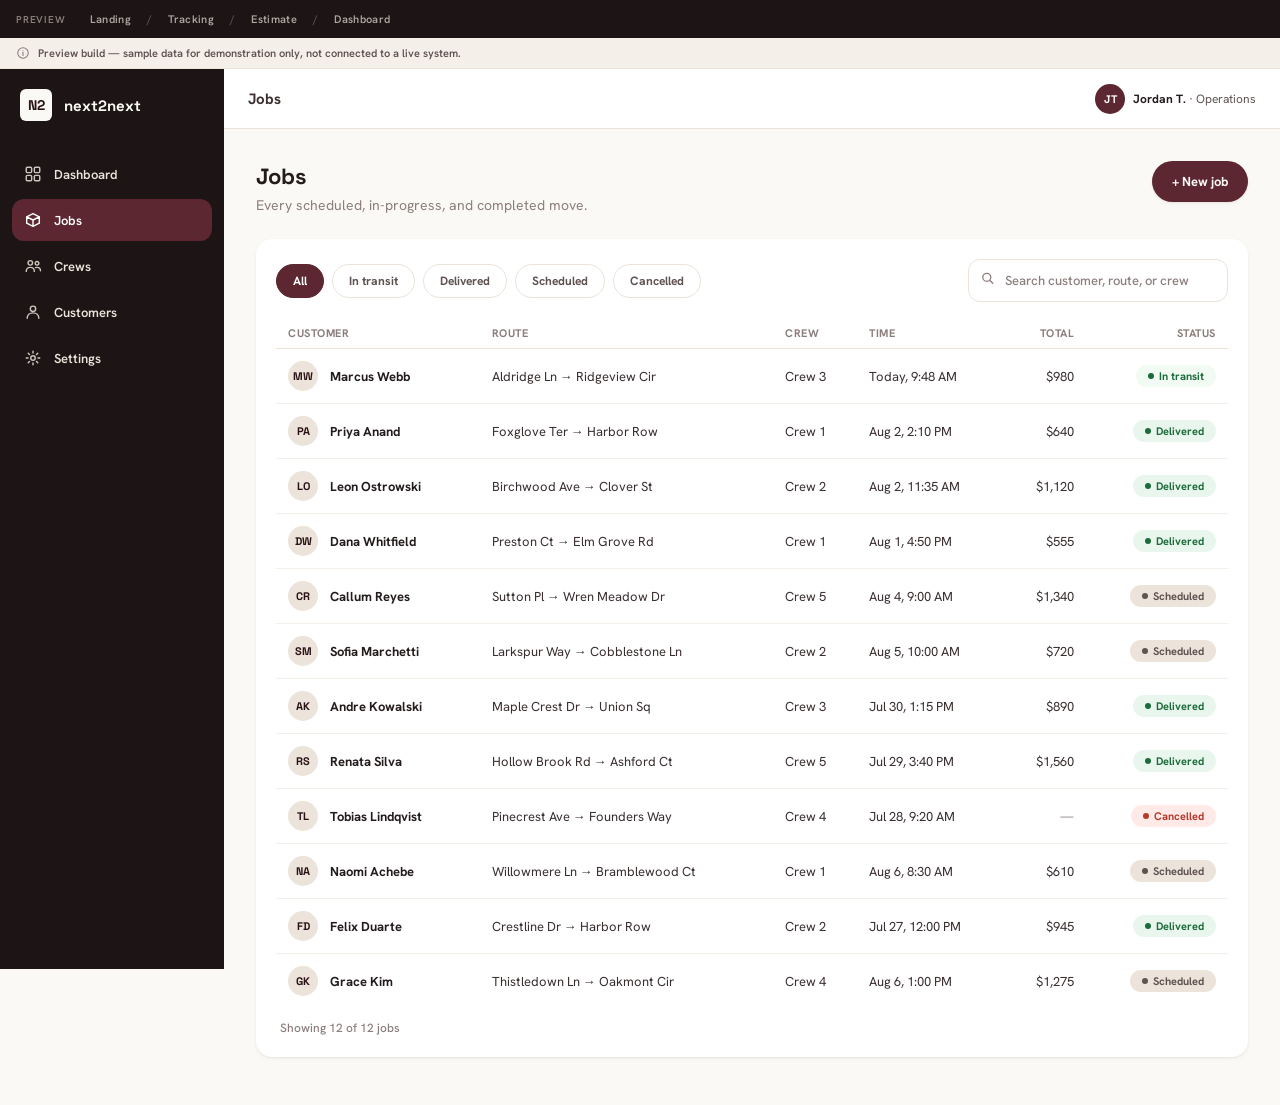
<file: preview/next2next/jobs.html>
<!DOCTYPE html>
<html lang="en">
<head>
<meta charset="utf-8">
<meta name="viewport" content="width=device-width, initial-scale=1">
<meta name="robots" content="noindex, nofollow">
<title>Jobs — next2next</title>
<link rel="stylesheet" href="styles.css">
</head>
<body>

<nav class="meta-nav" aria-label="Preview navigation">
  <span class="meta-nav__label">Preview</span>
  <a href="index.html">Landing</a>
  <span class="meta-nav__sep">/</span>
  <a href="tracking.html">Tracking</a>
  <span class="meta-nav__sep">/</span>
  <a href="estimate.html">Estimate</a>
  <span class="meta-nav__sep">/</span>
  <a href="dashboard.html">Dashboard</a>
</nav>

<div class="preview-notice">
  <svg width="14" height="14" viewBox="0 0 20 20" fill="none"><circle cx="10" cy="10" r="7.5" stroke="currentColor" stroke-width="1.5"/><path d="M10 9v4.5M10 6.8v.1" stroke="currentColor" stroke-width="1.5" stroke-linecap="round"/></svg>
  Preview build &mdash; sample data for demonstration only, not connected to a live system.
</div>

<div class="app-shell" id="app-shell">
  <div class="sidebar__backdrop" id="sidebar-backdrop"></div>

  <aside class="sidebar" id="sidebar">
    <div class="sidebar__brand">
      <div class="brand-mark">N2</div>
      <div class="sidebar__wordmark">next2next</div>
      <button class="btn btn--ghost btn--icon sidebar__close-btn" id="sidebar-close-btn" aria-label="Close menu">
        <svg width="18" height="18" viewBox="0 0 20 20" fill="none"><path d="M5 5l10 10M15 5L5 15" stroke="currentColor" stroke-width="1.6" stroke-linecap="round"/></svg>
      </button>
    </div>
    <nav class="sidebar__nav" aria-label="Main">
      <a class="sidebar__link" href="dashboard.html">
        <svg width="18" height="18" viewBox="0 0 20 20" fill="none"><rect x="2.5" y="2.5" width="6" height="6" rx="1.2" stroke="currentColor" stroke-width="1.6"/><rect x="11.5" y="2.5" width="6" height="6" rx="1.2" stroke="currentColor" stroke-width="1.6"/><rect x="2.5" y="11.5" width="6" height="6" rx="1.2" stroke="currentColor" stroke-width="1.6"/><rect x="11.5" y="11.5" width="6" height="6" rx="1.2" stroke="currentColor" stroke-width="1.6"/></svg>
        <span class="sidebar__link-label">Dashboard</span>
      </a>
      <a class="sidebar__link" href="jobs.html" aria-current="page">
        <svg width="18" height="18" viewBox="0 0 20 20" fill="none"><path d="M3 6.5L10 3l7 3.5M3 6.5v7L10 17l7-3.5v-7M3 6.5L10 10m0 0l7-3.5M10 10v7" stroke="currentColor" stroke-width="1.6" stroke-linecap="round" stroke-linejoin="round"/></svg>
        <span class="sidebar__link-label">Jobs</span>
      </a>
      <a class="sidebar__link" href="crews.html">
        <svg width="18" height="18" viewBox="0 0 20 20" fill="none"><circle cx="7" cy="6.5" r="2.5" stroke="currentColor" stroke-width="1.6"/><path d="M2.5 16c0-2.8 2-4.5 4.5-4.5s4.5 1.7 4.5 4.5" stroke="currentColor" stroke-width="1.6" stroke-linecap="round"/><circle cx="14.5" cy="7" r="2" stroke="currentColor" stroke-width="1.6"/><path d="M12.8 11.8c.5-.2 1.1-.3 1.7-.3 2.2 0 3.8 1.4 3.8 3.8" stroke="currentColor" stroke-width="1.6" stroke-linecap="round"/></svg>
        <span class="sidebar__link-label">Crews</span>
      </a>
      <a class="sidebar__link" href="customers.html">
        <svg width="18" height="18" viewBox="0 0 20 20" fill="none"><circle cx="10" cy="6.5" r="3" stroke="currentColor" stroke-width="1.6"/><path d="M3.5 17c0-3.6 2.9-6 6.5-6s6.5 2.4 6.5 6" stroke="currentColor" stroke-width="1.6" stroke-linecap="round"/></svg>
        <span class="sidebar__link-label">Customers</span>
      </a>
      <a class="sidebar__link" href="settings.html">
        <svg width="18" height="18" viewBox="0 0 20 20" fill="none"><circle cx="10" cy="10" r="2.5" stroke="currentColor" stroke-width="1.6"/><path d="M10 2.5v2M10 15.5v2M17.5 10h-2M4.5 10h-2M15.3 4.7l-1.4 1.4M6.1 13.9l-1.4 1.4M15.3 15.3l-1.4-1.4M6.1 6.1L4.7 4.7" stroke="currentColor" stroke-width="1.6" stroke-linecap="round"/></svg>
        <span class="sidebar__link-label">Settings</span>
      </a>
    </nav>
  </aside>

  <div class="app-shell__main">
    <header class="topbar">
      <div class="topbar__crumb">
        <button class="btn btn--ghost btn--icon topbar__menu-btn" id="menu-btn" aria-label="Open menu">
          <svg width="20" height="20" viewBox="0 0 20 20" fill="none"><path d="M3 6h14M3 10h14M3 14h14" stroke="currentColor" stroke-width="1.6" stroke-linecap="round"/></svg>
        </button>
        <span class="text-h2">Jobs</span>
      </div>
      <div class="topbar__account">
        <div class="avatar avatar--sm avatar--brand">JT</div>
        <span><strong>Jordan T.</strong> &middot; Operations</span>
      </div>
    </header>

    <main class="owner-main">
      <div class="owner-main__inner">

        <div class="page-header">
          <div>
            <h1 class="text-h1 page-header__title">Jobs</h1>
            <p class="text-body text-muted page-header__subtitle">Every scheduled, in-progress, and completed move.</p>
          </div>
          <div class="page-header__actions">
            <button class="btn btn--primary" type="button" id="new-job-btn">+ New job</button>
          </div>
        </div>

        <div class="card">
          <div class="section-header">
            <div class="chip-row chip-row--inline" id="status-chips">
              <button type="button" class="chip is-active" data-status="all">All</button>
              <button type="button" class="chip" data-status="in transit">In transit</button>
              <button type="button" class="chip" data-status="delivered">Delivered</button>
              <button type="button" class="chip" data-status="scheduled">Scheduled</button>
              <button type="button" class="chip" data-status="cancelled">Cancelled</button>
            </div>
            <div class="input-group input-group--search">
              <span class="input-group__icon">
                <svg width="16" height="16" viewBox="0 0 20 20" fill="none"><circle cx="8.5" cy="8.5" r="5" stroke="currentColor" stroke-width="1.6"/><path d="M16 16l-3.5-3.5" stroke="currentColor" stroke-width="1.6" stroke-linecap="round"/></svg>
              </span>
              <input class="input" id="jobs-search" type="text" placeholder="Search customer, route, or crew">
            </div>
          </div>

          <div class="table-wrap table-wrap--full">
            <table class="table" id="all-jobs-table">
              <thead>
                <tr>
                  <th>Customer</th>
                  <th>Route</th>
                  <th>Crew</th>
                  <th>Time</th>
                  <th data-align="right">Total</th>
                  <th data-align="right">Status</th>
                </tr>
              </thead>
              <tbody id="all-jobs-body">
                <tr data-customer="Marcus Webb" data-route="Aldridge Ln Ridgeview Cir" data-crew="Crew 3" data-status="in transit">
                  <td class="job-cell-td" data-label="Customer"><div class="job-cell"><div class="avatar avatar--sm">MW</div><span class="job-cell__name">Marcus Webb</span></div></td>
                  <td data-label="Route">Aldridge Ln &rarr; Ridgeview Cir</td>
                  <td data-label="Crew">Crew 3</td>
                  <td data-label="Time" class="tabular-nums">Today, 9:48 AM</td>
                  <td data-label="Total" data-align="right" class="tabular-nums">$980</td>
                  <td data-label="Status" data-align="right"><span class="status-tag status-tag--active">In transit</span></td>
                </tr>
                <tr data-customer="Priya Anand" data-route="Foxglove Ter Harbor Row" data-crew="Crew 1" data-status="delivered">
                  <td class="job-cell-td" data-label="Customer"><div class="job-cell"><div class="avatar avatar--sm">PA</div><span class="job-cell__name">Priya Anand</span></div></td>
                  <td data-label="Route">Foxglove Ter &rarr; Harbor Row</td>
                  <td data-label="Crew">Crew 1</td>
                  <td data-label="Time" class="tabular-nums">Aug 2, 2:10 PM</td>
                  <td data-label="Total" data-align="right" class="tabular-nums">$640</td>
                  <td data-label="Status" data-align="right"><span class="status-tag status-tag--good">Delivered</span></td>
                </tr>
                <tr data-customer="Leon Ostrowski" data-route="Birchwood Ave Clover St" data-crew="Crew 2" data-status="delivered">
                  <td class="job-cell-td" data-label="Customer"><div class="job-cell"><div class="avatar avatar--sm">LO</div><span class="job-cell__name">Leon Ostrowski</span></div></td>
                  <td data-label="Route">Birchwood Ave &rarr; Clover St</td>
                  <td data-label="Crew">Crew 2</td>
                  <td data-label="Time" class="tabular-nums">Aug 2, 11:35 AM</td>
                  <td data-label="Total" data-align="right" class="tabular-nums">$1,120</td>
                  <td data-label="Status" data-align="right"><span class="status-tag status-tag--good">Delivered</span></td>
                </tr>
                <tr data-customer="Dana Whitfield" data-route="Preston Ct Elm Grove Rd" data-crew="Crew 1" data-status="delivered">
                  <td class="job-cell-td" data-label="Customer"><div class="job-cell"><div class="avatar avatar--sm">DW</div><span class="job-cell__name">Dana Whitfield</span></div></td>
                  <td data-label="Route">Preston Ct &rarr; Elm Grove Rd</td>
                  <td data-label="Crew">Crew 1</td>
                  <td data-label="Time" class="tabular-nums">Aug 1, 4:50 PM</td>
                  <td data-label="Total" data-align="right" class="tabular-nums">$555</td>
                  <td data-label="Status" data-align="right"><span class="status-tag status-tag--good">Delivered</span></td>
                </tr>
                <tr data-customer="Callum Reyes" data-route="Sutton Pl Wren Meadow Dr" data-crew="Crew 5" data-status="scheduled">
                  <td class="job-cell-td" data-label="Customer"><div class="job-cell"><div class="avatar avatar--sm">CR</div><span class="job-cell__name">Callum Reyes</span></div></td>
                  <td data-label="Route">Sutton Pl &rarr; Wren Meadow Dr</td>
                  <td data-label="Crew">Crew 5</td>
                  <td data-label="Time" class="tabular-nums">Aug 4, 9:00 AM</td>
                  <td data-label="Total" data-align="right" class="tabular-nums">$1,340</td>
                  <td data-label="Status" data-align="right"><span class="status-tag status-tag--neutral">Scheduled</span></td>
                </tr>
                <tr data-customer="Sofia Marchetti" data-route="Larkspur Way Cobblestone Ln" data-crew="Crew 2" data-status="scheduled">
                  <td class="job-cell-td" data-label="Customer"><div class="job-cell"><div class="avatar avatar--sm">SM</div><span class="job-cell__name">Sofia Marchetti</span></div></td>
                  <td data-label="Route">Larkspur Way &rarr; Cobblestone Ln</td>
                  <td data-label="Crew">Crew 2</td>
                  <td data-label="Time" class="tabular-nums">Aug 5, 10:00 AM</td>
                  <td data-label="Total" data-align="right" class="tabular-nums">$720</td>
                  <td data-label="Status" data-align="right"><span class="status-tag status-tag--neutral">Scheduled</span></td>
                </tr>
                <tr data-customer="Andre Kowalski" data-route="Maple Crest Dr Union Sq" data-crew="Crew 3" data-status="delivered">
                  <td class="job-cell-td" data-label="Customer"><div class="job-cell"><div class="avatar avatar--sm">AK</div><span class="job-cell__name">Andre Kowalski</span></div></td>
                  <td data-label="Route">Maple Crest Dr &rarr; Union Sq</td>
                  <td data-label="Crew">Crew 3</td>
                  <td data-label="Time" class="tabular-nums">Jul 30, 1:15 PM</td>
                  <td data-label="Total" data-align="right" class="tabular-nums">$890</td>
                  <td data-label="Status" data-align="right"><span class="status-tag status-tag--good">Delivered</span></td>
                </tr>
                <tr data-customer="Renata Silva" data-route="Hollow Brook Rd Ashford Ct" data-crew="Crew 5" data-status="delivered">
                  <td class="job-cell-td" data-label="Customer"><div class="job-cell"><div class="avatar avatar--sm">RS</div><span class="job-cell__name">Renata Silva</span></div></td>
                  <td data-label="Route">Hollow Brook Rd &rarr; Ashford Ct</td>
                  <td data-label="Crew">Crew 5</td>
                  <td data-label="Time" class="tabular-nums">Jul 29, 3:40 PM</td>
                  <td data-label="Total" data-align="right" class="tabular-nums">$1,560</td>
                  <td data-label="Status" data-align="right"><span class="status-tag status-tag--good">Delivered</span></td>
                </tr>
                <tr data-customer="Tobias Lindqvist" data-route="Pinecrest Ave Founders Way" data-crew="Crew 4" data-status="cancelled">
                  <td class="job-cell-td" data-label="Customer"><div class="job-cell"><div class="avatar avatar--sm">TL</div><span class="job-cell__name">Tobias Lindqvist</span></div></td>
                  <td data-label="Route">Pinecrest Ave &rarr; Founders Way</td>
                  <td data-label="Crew">Crew 4</td>
                  <td data-label="Time" class="tabular-nums">Jul 28, 9:20 AM</td>
                  <td data-label="Total" data-align="right" class="tabular-nums text-muted">&mdash;</td>
                  <td data-label="Status" data-align="right"><span class="status-tag status-tag--critical">Cancelled</span></td>
                </tr>
                <tr data-customer="Naomi Achebe" data-route="Willowmere Ln Bramblewood Ct" data-crew="Crew 1" data-status="scheduled">
                  <td class="job-cell-td" data-label="Customer"><div class="job-cell"><div class="avatar avatar--sm">NA</div><span class="job-cell__name">Naomi Achebe</span></div></td>
                  <td data-label="Route">Willowmere Ln &rarr; Bramblewood Ct</td>
                  <td data-label="Crew">Crew 1</td>
                  <td data-label="Time" class="tabular-nums">Aug 6, 8:30 AM</td>
                  <td data-label="Total" data-align="right" class="tabular-nums">$610</td>
                  <td data-label="Status" data-align="right"><span class="status-tag status-tag--neutral">Scheduled</span></td>
                </tr>
                <tr data-customer="Felix Duarte" data-route="Crestline Dr Harbor Row" data-crew="Crew 2" data-status="delivered">
                  <td class="job-cell-td" data-label="Customer"><div class="job-cell"><div class="avatar avatar--sm">FD</div><span class="job-cell__name">Felix Duarte</span></div></td>
                  <td data-label="Route">Crestline Dr &rarr; Harbor Row</td>
                  <td data-label="Crew">Crew 2</td>
                  <td data-label="Time" class="tabular-nums">Jul 27, 12:00 PM</td>
                  <td data-label="Total" data-align="right" class="tabular-nums">$945</td>
                  <td data-label="Status" data-align="right"><span class="status-tag status-tag--good">Delivered</span></td>
                </tr>
                <tr data-customer="Grace Kim" data-route="Thistledown Ln Oakmont Cir" data-crew="Crew 4" data-status="scheduled">
                  <td class="job-cell-td" data-label="Customer"><div class="job-cell"><div class="avatar avatar--sm">GK</div><span class="job-cell__name">Grace Kim</span></div></td>
                  <td data-label="Route">Thistledown Ln &rarr; Oakmont Cir</td>
                  <td data-label="Crew">Crew 4</td>
                  <td data-label="Time" class="tabular-nums">Aug 6, 1:00 PM</td>
                  <td data-label="Total" data-align="right" class="tabular-nums">$1,275</td>
                  <td data-label="Status" data-align="right"><span class="status-tag status-tag--neutral">Scheduled</span></td>
                </tr>
              </tbody>
            </table>

            <div class="empty-state hidden" id="jobs-empty">
              <div class="empty-state__icon">
                <svg width="22" height="22" viewBox="0 0 20 20" fill="none"><circle cx="8.5" cy="8.5" r="5.5" stroke="currentColor" stroke-width="1.6"/><path d="M17 17l-4-4" stroke="currentColor" stroke-width="1.6" stroke-linecap="round"/></svg>
              </div>
              <div class="empty-state__title" id="jobs-empty-title">No jobs match your filters</div>
              <button class="btn btn--ghost" id="jobs-clear-filters">Clear filters</button>
            </div>
          </div>

          <div class="table-footer text-small" id="all-jobs-footer">Showing 12 of 12 jobs</div>
        </div>

      </div>
    </main>
  </div>
</div>

<div class="modal-backdrop" id="job-modal-backdrop">
  <div class="modal" role="dialog" aria-modal="true" aria-labelledby="job-modal-title">
    <div class="modal__header">
      <div>
        <div class="text-h1 modal__title" id="job-modal-title">New job</div>
        <div class="modal__job-no" id="job-modal-jobno">Job No. &mdash;</div>
      </div>
      <button class="btn btn--ghost btn--icon" type="button" id="job-modal-close" aria-label="Close">
        <svg width="18" height="18" viewBox="0 0 20 20" fill="none"><path d="M5 5l10 10M15 5L5 15" stroke="currentColor" stroke-width="1.6" stroke-linecap="round"/></svg>
      </button>
    </div>

    <div class="modal__body">
      <form id="job-form" novalidate>

        <div class="field-grid">
          <div class="field">
            <label for="jf-customer">Customer name</label>
            <input class="input input--plain" id="jf-customer" type="text" placeholder="Full name">
          </div>
          <div class="field">
            <label for="jf-phone">Phone</label>
            <input class="input input--plain" id="jf-phone" type="text" placeholder="(555) 000-0000">
          </div>
        </div>

        <div class="field-grid">
          <div class="field">
            <label for="jf-pickup">Pickup address</label>
            <input class="input input--plain" id="jf-pickup" type="text" placeholder="Street, city">
          </div>
          <div class="field">
            <label for="jf-delivery">Delivery address</label>
            <input class="input input--plain" id="jf-delivery" type="text" placeholder="Street, city">
          </div>
        </div>

        <div class="field-grid">
          <div class="field">
            <label for="jf-date">Move date</label>
            <input class="input input--plain" id="jf-date" type="date">
          </div>
          <div class="field">
            <label for="jf-time">Arrival time</label>
            <input class="input input--plain" id="jf-time" type="time">
          </div>
        </div>

        <div class="field-grid">
          <div class="field">
            <label for="jf-crew">Crew</label>
            <select class="select" id="jf-crew">
              <option value="Crew 1">Crew 1 &mdash; Jason Ford, Malik Grant</option>
              <option value="Crew 2">Crew 2 &mdash; Owen Clarke, Priya Sethi</option>
              <option value="Crew 3">Crew 3 &mdash; Diego Ramirez, Sam Tran</option>
              <option value="Crew 4">Crew 4 &mdash; Elena Vasquez, Tyler Brooks, Nate Higgins</option>
              <option value="Crew 5">Crew 5 &mdash; Hana Kessler, Derek Boone</option>
            </select>
          </div>
          <div class="field">
            <label for="jf-movers">Movers</label>
            <input class="input input--plain" id="jf-movers" type="text" readonly>
          </div>
        </div>

        <div class="field-grid">
          <div class="field">
            <label for="jf-truck">Truck</label>
            <select class="select" id="jf-truck">
              <option value="">Select a truck</option>
              <option>Truck 1 &mdash; 16' box truck</option>
              <option>Truck 2 &mdash; 26' box truck</option>
              <option>Truck 3 &mdash; 16' box truck</option>
              <option>Truck 4 &mdash; cargo van</option>
              <option>Truck 5 &mdash; 26' box truck</option>
            </select>
          </div>
          <div class="field">
            <label for="jf-total">Total for job</label>
            <div class="input-group">
              <span class="input-group__icon">$</span>
              <input class="input" id="jf-total" type="text" inputmode="decimal" placeholder="0.00">
            </div>
          </div>
        </div>

        <div class="field">
          <label>Items to pack &amp; move</label>
          <div class="item-builder">
            <div class="item-builder__chips" id="jf-item-chips">
              <button type="button" class="chip" data-item="Sofa">+ Sofa</button>
              <button type="button" class="chip" data-item="Dining table">+ Dining table</button>
              <button type="button" class="chip" data-item="Bed frame">+ Bed frame</button>
              <button type="button" class="chip" data-item="Mattress">+ Mattress</button>
              <button type="button" class="chip" data-item="Dresser">+ Dresser</button>
              <button type="button" class="chip" data-item="Refrigerator">+ Refrigerator</button>
              <button type="button" class="chip" data-item="TV">+ TV</button>
              <button type="button" class="chip" data-item="Boxes (10)">+ Boxes (10)</button>
            </div>
            <div class="item-builder__add">
              <input class="input input--plain" id="jf-item-input" type="text" placeholder="Add another item">
              <button type="button" class="btn btn--ghost" id="jf-item-add">Add</button>
            </div>
            <ul class="item-builder__list" id="jf-item-list"></ul>
          </div>
        </div>

        <div class="field-grid">
          <div class="field">
            <label for="jf-notes">Notes for the crew</label>
            <textarea class="input input--plain" id="jf-notes" rows="2" placeholder="Fragile items, access notes, parking..."></textarea>
          </div>
          <div class="field">
            <label for="jf-status">Status</label>
            <select class="select" id="jf-status">
              <option>Scheduled</option>
              <option>In transit</option>
              <option>Delivered</option>
              <option>Cancelled</option>
            </select>
          </div>
        </div>

      </form>
    </div>

    <div class="modal__footer">
      <span class="text-small modal__error" id="job-modal-error"></span>
      <div class="modal__footer-actions">
        <button class="btn btn--ghost" type="button" id="job-modal-cancel">Cancel</button>
        <button class="btn btn--primary" type="submit" form="job-form">Create job</button>
      </div>
    </div>
  </div>
</div>

<div class="toast" id="job-toast"></div>

<script src="app.js"></script>
</body>
</html>
</file>
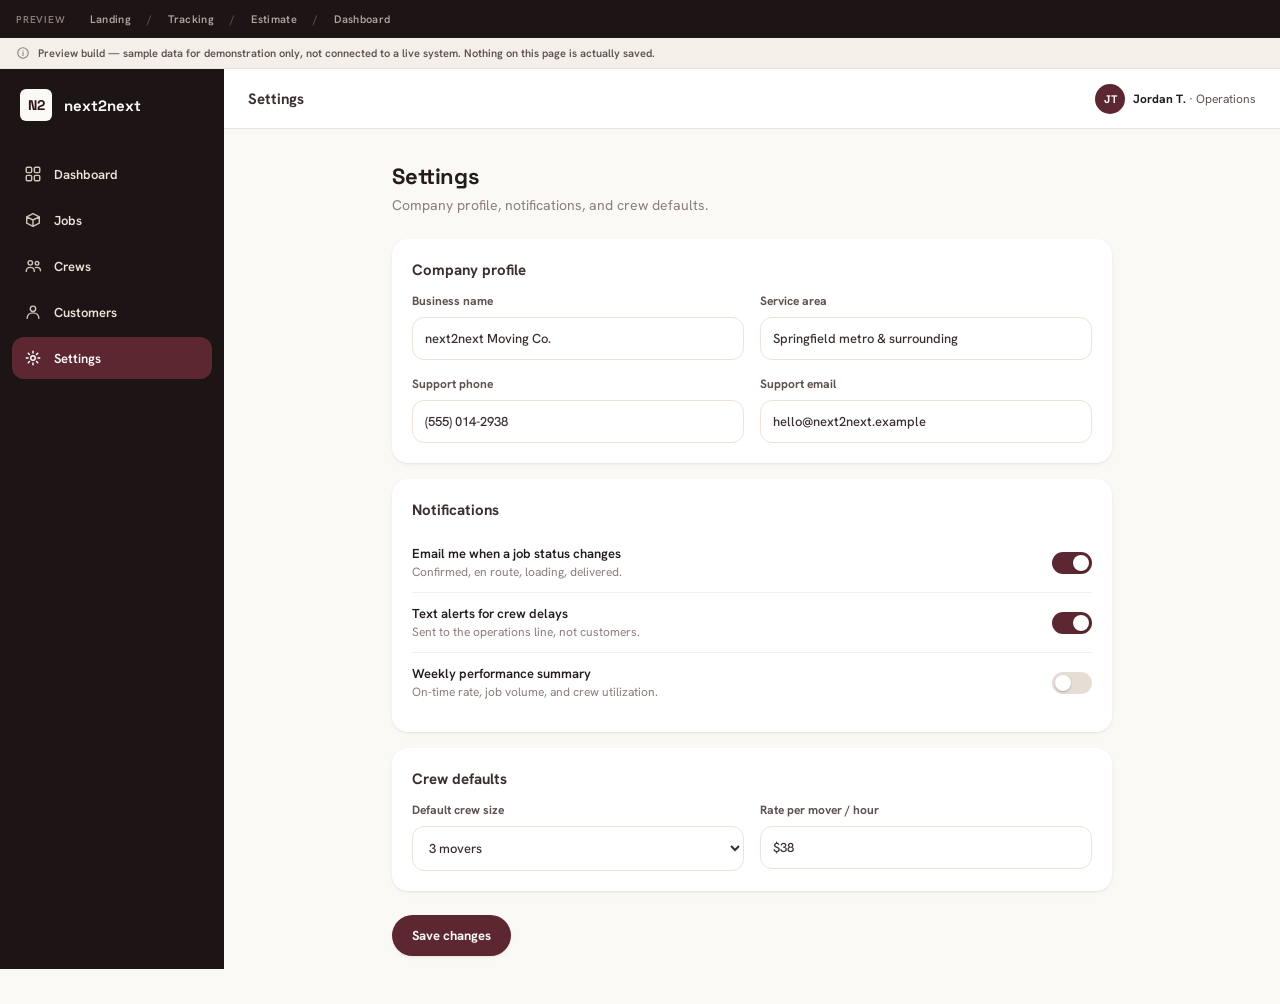
<file: preview/next2next/settings.html>
<!DOCTYPE html>
<html lang="en">
<head>
<meta charset="utf-8">
<meta name="viewport" content="width=device-width, initial-scale=1">
<meta name="robots" content="noindex, nofollow">
<title>Settings — next2next</title>
<link rel="stylesheet" href="styles.css">
</head>
<body>

<nav class="meta-nav" aria-label="Preview navigation">
  <span class="meta-nav__label">Preview</span>
  <a href="index.html">Landing</a>
  <span class="meta-nav__sep">/</span>
  <a href="tracking.html">Tracking</a>
  <span class="meta-nav__sep">/</span>
  <a href="estimate.html">Estimate</a>
  <span class="meta-nav__sep">/</span>
  <a href="dashboard.html">Dashboard</a>
</nav>

<div class="preview-notice">
  <svg width="14" height="14" viewBox="0 0 20 20" fill="none"><circle cx="10" cy="10" r="7.5" stroke="currentColor" stroke-width="1.5"/><path d="M10 9v4.5M10 6.8v.1" stroke="currentColor" stroke-width="1.5" stroke-linecap="round"/></svg>
  Preview build &mdash; sample data for demonstration only, not connected to a live system. Nothing on this page is actually saved.
</div>

<div class="app-shell" id="app-shell">
  <div class="sidebar__backdrop" id="sidebar-backdrop"></div>

  <aside class="sidebar" id="sidebar">
    <div class="sidebar__brand">
      <div class="brand-mark">N2</div>
      <div class="sidebar__wordmark">next2next</div>
      <button class="btn btn--ghost btn--icon sidebar__close-btn" id="sidebar-close-btn" aria-label="Close menu">
        <svg width="18" height="18" viewBox="0 0 20 20" fill="none"><path d="M5 5l10 10M15 5L5 15" stroke="currentColor" stroke-width="1.6" stroke-linecap="round"/></svg>
      </button>
    </div>
    <nav class="sidebar__nav" aria-label="Main">
      <a class="sidebar__link" href="dashboard.html">
        <svg width="18" height="18" viewBox="0 0 20 20" fill="none"><rect x="2.5" y="2.5" width="6" height="6" rx="1.2" stroke="currentColor" stroke-width="1.6"/><rect x="11.5" y="2.5" width="6" height="6" rx="1.2" stroke="currentColor" stroke-width="1.6"/><rect x="2.5" y="11.5" width="6" height="6" rx="1.2" stroke="currentColor" stroke-width="1.6"/><rect x="11.5" y="11.5" width="6" height="6" rx="1.2" stroke="currentColor" stroke-width="1.6"/></svg>
        <span class="sidebar__link-label">Dashboard</span>
      </a>
      <a class="sidebar__link" href="jobs.html">
        <svg width="18" height="18" viewBox="0 0 20 20" fill="none"><path d="M3 6.5L10 3l7 3.5M3 6.5v7L10 17l7-3.5v-7M3 6.5L10 10m0 0l7-3.5M10 10v7" stroke="currentColor" stroke-width="1.6" stroke-linecap="round" stroke-linejoin="round"/></svg>
        <span class="sidebar__link-label">Jobs</span>
      </a>
      <a class="sidebar__link" href="crews.html">
        <svg width="18" height="18" viewBox="0 0 20 20" fill="none"><circle cx="7" cy="6.5" r="2.5" stroke="currentColor" stroke-width="1.6"/><path d="M2.5 16c0-2.8 2-4.5 4.5-4.5s4.5 1.7 4.5 4.5" stroke="currentColor" stroke-width="1.6" stroke-linecap="round"/><circle cx="14.5" cy="7" r="2" stroke="currentColor" stroke-width="1.6"/><path d="M12.8 11.8c.5-.2 1.1-.3 1.7-.3 2.2 0 3.8 1.4 3.8 3.8" stroke="currentColor" stroke-width="1.6" stroke-linecap="round"/></svg>
        <span class="sidebar__link-label">Crews</span>
      </a>
      <a class="sidebar__link" href="customers.html">
        <svg width="18" height="18" viewBox="0 0 20 20" fill="none"><circle cx="10" cy="6.5" r="3" stroke="currentColor" stroke-width="1.6"/><path d="M3.5 17c0-3.6 2.9-6 6.5-6s6.5 2.4 6.5 6" stroke="currentColor" stroke-width="1.6" stroke-linecap="round"/></svg>
        <span class="sidebar__link-label">Customers</span>
      </a>
      <a class="sidebar__link" href="settings.html" aria-current="page">
        <svg width="18" height="18" viewBox="0 0 20 20" fill="none"><circle cx="10" cy="10" r="2.5" stroke="currentColor" stroke-width="1.6"/><path d="M10 2.5v2M10 15.5v2M17.5 10h-2M4.5 10h-2M15.3 4.7l-1.4 1.4M6.1 13.9l-1.4 1.4M15.3 15.3l-1.4-1.4M6.1 6.1L4.7 4.7" stroke="currentColor" stroke-width="1.6" stroke-linecap="round"/></svg>
        <span class="sidebar__link-label">Settings</span>
      </a>
    </nav>
  </aside>

  <div class="app-shell__main">
    <header class="topbar">
      <div class="topbar__crumb">
        <button class="btn btn--ghost btn--icon topbar__menu-btn" id="menu-btn" aria-label="Open menu">
          <svg width="20" height="20" viewBox="0 0 20 20" fill="none"><path d="M3 6h14M3 10h14M3 14h14" stroke="currentColor" stroke-width="1.6" stroke-linecap="round"/></svg>
        </button>
        <span class="text-h2">Settings</span>
      </div>
      <div class="topbar__account">
        <div class="avatar avatar--sm avatar--brand">JT</div>
        <span><strong>Jordan T.</strong> &middot; Operations</span>
      </div>
    </header>

    <main class="owner-main">
      <div class="owner-main__inner owner-main__inner--narrow">

        <div class="page-header">
          <div>
            <h1 class="text-h1 page-header__title">Settings</h1>
            <p class="text-body text-muted page-header__subtitle">Company profile, notifications, and crew defaults.</p>
          </div>
        </div>

        <div class="settings-stack">

          <div class="card">
            <div class="text-h2 estimate-section-title">Company profile</div>
            <div class="field-grid">
              <div class="field">
                <label for="f-business-name">Business name</label>
                <input class="input input--plain" id="f-business-name" type="text" value="next2next Moving Co.">
              </div>
              <div class="field">
                <label for="f-service-area">Service area</label>
                <input class="input input--plain" id="f-service-area" type="text" value="Springfield metro &amp; surrounding">
              </div>
              <div class="field">
                <label for="f-support-phone">Support phone</label>
                <input class="input input--plain" id="f-support-phone" type="text" value="(555) 014-2938">
              </div>
              <div class="field">
                <label for="f-support-email">Support email</label>
                <input class="input input--plain" id="f-support-email" type="text" value="hello@next2next.example">
              </div>
            </div>
          </div>

          <div class="card">
            <div class="text-h2 estimate-section-title">Notifications</div>
            <div class="settings-row">
              <div>
                <div class="settings-row__label">Email me when a job status changes</div>
                <div class="settings-row__desc">Confirmed, en route, loading, delivered.</div>
              </div>
              <label class="switch"><input type="checkbox" checked><span class="switch__track"></span></label>
            </div>
            <div class="settings-row">
              <div>
                <div class="settings-row__label">Text alerts for crew delays</div>
                <div class="settings-row__desc">Sent to the operations line, not customers.</div>
              </div>
              <label class="switch"><input type="checkbox" checked><span class="switch__track"></span></label>
            </div>
            <div class="settings-row">
              <div>
                <div class="settings-row__label">Weekly performance summary</div>
                <div class="settings-row__desc">On-time rate, job volume, and crew utilization.</div>
              </div>
              <label class="switch"><input type="checkbox"><span class="switch__track"></span></label>
            </div>
          </div>

          <div class="card">
            <div class="text-h2 estimate-section-title">Crew defaults</div>
            <div class="field-grid">
              <div class="field">
                <label for="f-crew-size">Default crew size</label>
                <select class="select" id="f-crew-size">
                  <option>2 movers</option>
                  <option selected>3 movers</option>
                  <option>4 movers</option>
                  <option>5 movers</option>
                </select>
              </div>
              <div class="field">
                <label for="f-rate">Rate per mover / hour</label>
                <input class="input input--plain" id="f-rate" type="text" value="$38">
              </div>
            </div>
          </div>

          <div class="settings-actions">
            <button class="btn btn--primary" id="settings-save">Save changes</button>
            <span class="settings-saved" id="settings-saved">Saved</span>
          </div>

        </div>
      </div>
    </main>
  </div>
</div>

<script src="app.js"></script>
</body>
</html>
</file>
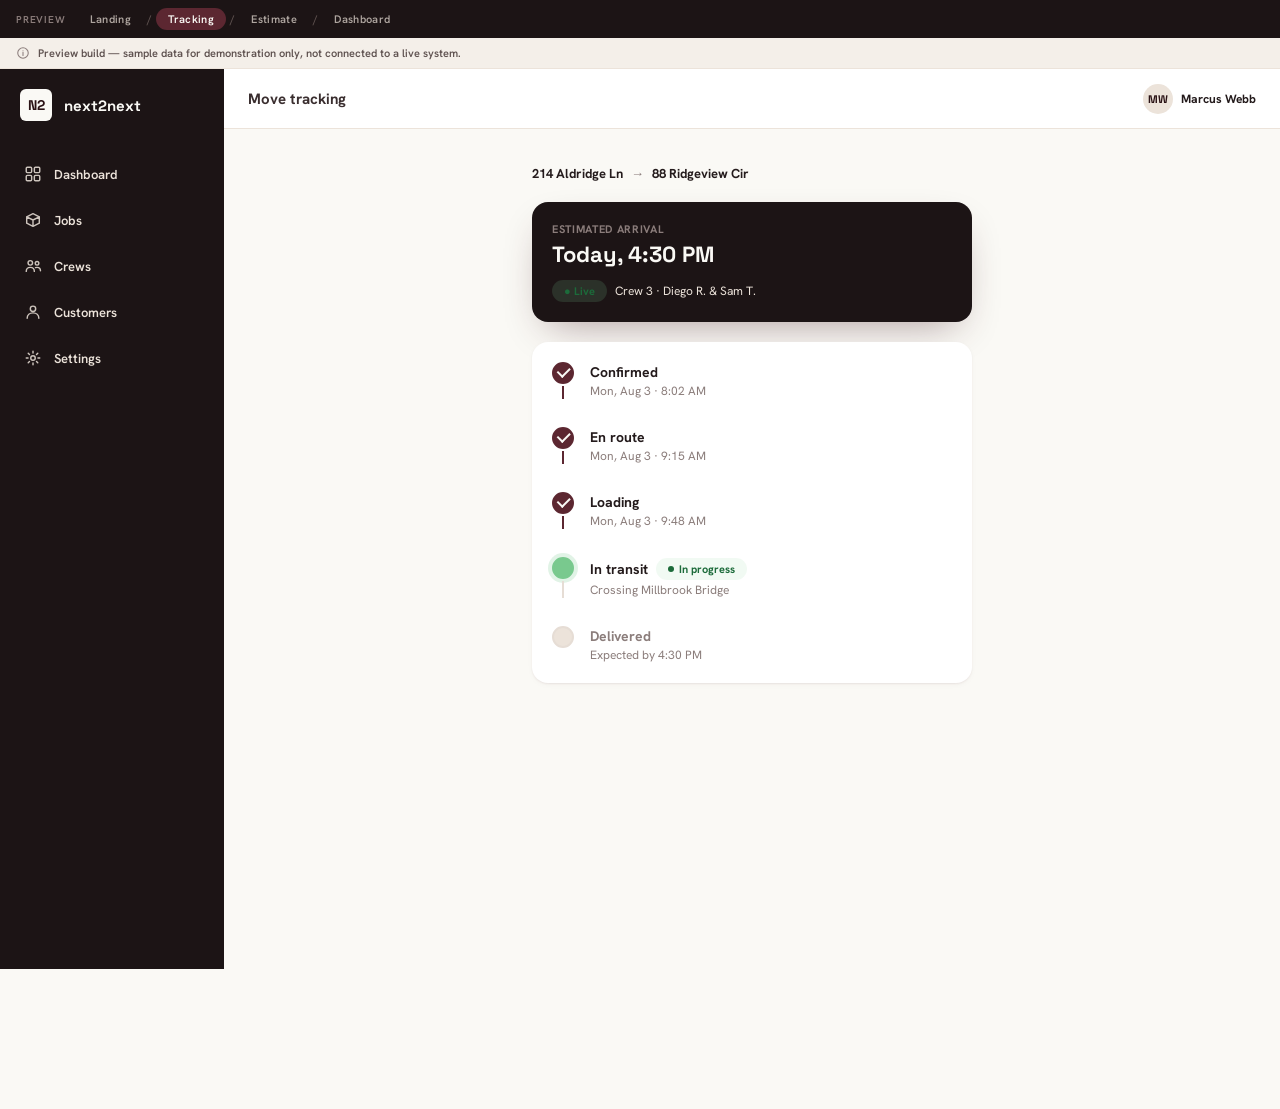
<file: preview/next2next/tracking.html>
<!DOCTYPE html>
<html lang="en">
<head>
<meta charset="utf-8">
<meta name="viewport" content="width=device-width, initial-scale=1">
<meta name="robots" content="noindex, nofollow">
<title>Track your move — next2next</title>
<link rel="stylesheet" href="styles.css">
</head>
<body>

<nav class="meta-nav" aria-label="Preview navigation">
  <span class="meta-nav__label">Preview</span>
  <a href="index.html">Landing</a>
  <span class="meta-nav__sep">/</span>
  <a href="tracking.html" aria-current="page">Tracking</a>
  <span class="meta-nav__sep">/</span>
  <a href="estimate.html">Estimate</a>
  <span class="meta-nav__sep">/</span>
  <a href="dashboard.html">Dashboard</a>
</nav>

<div class="preview-notice">
  <svg width="14" height="14" viewBox="0 0 20 20" fill="none"><circle cx="10" cy="10" r="7.5" stroke="currentColor" stroke-width="1.5"/><path d="M10 9v4.5M10 6.8v.1" stroke="currentColor" stroke-width="1.5" stroke-linecap="round"/></svg>
  Preview build &mdash; sample data for demonstration only, not connected to a live system.
</div>

<div class="app-shell" id="app-shell">
  <div class="sidebar__backdrop" id="sidebar-backdrop"></div>

  <aside class="sidebar" id="sidebar">
    <div class="sidebar__brand">
      <div class="brand-mark">N2</div>
      <div class="sidebar__wordmark">next2next</div>
      <button class="btn btn--ghost btn--icon sidebar__close-btn" id="sidebar-close-btn" aria-label="Close menu">
        <svg width="18" height="18" viewBox="0 0 20 20" fill="none"><path d="M5 5l10 10M15 5L5 15" stroke="currentColor" stroke-width="1.6" stroke-linecap="round"/></svg>
      </button>
    </div>
    <nav class="sidebar__nav" aria-label="Main">
      <a class="sidebar__link" href="dashboard.html">
        <svg width="18" height="18" viewBox="0 0 20 20" fill="none"><rect x="2.5" y="2.5" width="6" height="6" rx="1.2" stroke="currentColor" stroke-width="1.6"/><rect x="11.5" y="2.5" width="6" height="6" rx="1.2" stroke="currentColor" stroke-width="1.6"/><rect x="2.5" y="11.5" width="6" height="6" rx="1.2" stroke="currentColor" stroke-width="1.6"/><rect x="11.5" y="11.5" width="6" height="6" rx="1.2" stroke="currentColor" stroke-width="1.6"/></svg>
        <span class="sidebar__link-label">Dashboard</span>
      </a>
      <a class="sidebar__link" href="#" data-inert="true">
        <svg width="18" height="18" viewBox="0 0 20 20" fill="none"><path d="M3 6.5L10 3l7 3.5M3 6.5v7L10 17l7-3.5v-7M3 6.5L10 10m0 0l7-3.5M10 10v7" stroke="currentColor" stroke-width="1.6" stroke-linecap="round" stroke-linejoin="round"/></svg>
        <span class="sidebar__link-label">Jobs</span>
      </a>
      <a class="sidebar__link" href="#" data-inert="true">
        <svg width="18" height="18" viewBox="0 0 20 20" fill="none"><circle cx="7" cy="6.5" r="2.5" stroke="currentColor" stroke-width="1.6"/><path d="M2.5 16c0-2.8 2-4.5 4.5-4.5s4.5 1.7 4.5 4.5" stroke="currentColor" stroke-width="1.6" stroke-linecap="round"/><circle cx="14.5" cy="7" r="2" stroke="currentColor" stroke-width="1.6"/><path d="M12.8 11.8c.5-.2 1.1-.3 1.7-.3 2.2 0 3.8 1.4 3.8 3.8" stroke="currentColor" stroke-width="1.6" stroke-linecap="round"/></svg>
        <span class="sidebar__link-label">Crews</span>
      </a>
      <a class="sidebar__link" href="#" data-inert="true">
        <svg width="18" height="18" viewBox="0 0 20 20" fill="none"><circle cx="10" cy="6.5" r="3" stroke="currentColor" stroke-width="1.6"/><path d="M3.5 17c0-3.6 2.9-6 6.5-6s6.5 2.4 6.5 6" stroke="currentColor" stroke-width="1.6" stroke-linecap="round"/></svg>
        <span class="sidebar__link-label">Customers</span>
      </a>
      <a class="sidebar__link" href="#" data-inert="true">
        <svg width="18" height="18" viewBox="0 0 20 20" fill="none"><circle cx="10" cy="10" r="2.5" stroke="currentColor" stroke-width="1.6"/><path d="M10 2.5v2M10 15.5v2M17.5 10h-2M4.5 10h-2M15.3 4.7l-1.4 1.4M6.1 13.9l-1.4 1.4M15.3 15.3l-1.4-1.4M6.1 6.1L4.7 4.7" stroke="currentColor" stroke-width="1.6" stroke-linecap="round"/></svg>
        <span class="sidebar__link-label">Settings</span>
      </a>
    </nav>
  </aside>

  <div class="app-shell__main">
    <header class="topbar">
      <div class="topbar__crumb">
        <button class="btn btn--ghost btn--icon topbar__menu-btn" id="menu-btn" aria-label="Open menu">
          <svg width="20" height="20" viewBox="0 0 20 20" fill="none"><path d="M3 6h14M3 10h14M3 14h14" stroke="currentColor" stroke-width="1.6" stroke-linecap="round"/></svg>
        </button>
        <span class="text-h2">Move tracking</span>
      </div>
      <div class="topbar__account">
        <div class="avatar avatar--sm">MW</div>
        <span><strong>Marcus Webb</strong></span>
      </div>
    </header>

    <main class="owner-main">
      <div class="customer-shell">
        <div class="customer-main">
          <div class="route-summary">
            <span class="route-summary__point">214 Aldridge Ln</span>
            <span class="route-summary__arrow">&rarr;</span>
            <span class="route-summary__point">88 Ridgeview Cir</span>
          </div>

          <div class="eta-card">
            <div class="text-caption eta-card__label">Estimated arrival</div>
            <div class="eta-card__value">Today, 4:30 PM</div>
            <div class="eta-card__crew">
              <span class="pill pill--live">&#9679; Live</span>
              Crew 3 &middot; Diego R. &amp; Sam T.
            </div>
          </div>

          <div class="card">
            <ol class="checkpoints">
              <li class="checkpoint checkpoint--done">
                <div class="checkpoint__rail">
                  <div class="checkpoint__dot"></div>
                  <div class="checkpoint__line"></div>
                </div>
                <div class="checkpoint__body">
                  <div class="checkpoint__title">Confirmed</div>
                  <div class="checkpoint__time tabular-nums">Mon, Aug 3 &middot; 8:02 AM</div>
                </div>
              </li>
              <li class="checkpoint checkpoint--done">
                <div class="checkpoint__rail">
                  <div class="checkpoint__dot"></div>
                  <div class="checkpoint__line"></div>
                </div>
                <div class="checkpoint__body">
                  <div class="checkpoint__title">En route</div>
                  <div class="checkpoint__time tabular-nums">Mon, Aug 3 &middot; 9:15 AM</div>
                </div>
              </li>
              <li class="checkpoint checkpoint--done">
                <div class="checkpoint__rail">
                  <div class="checkpoint__dot"></div>
                  <div class="checkpoint__line"></div>
                </div>
                <div class="checkpoint__body">
                  <div class="checkpoint__title">Loading</div>
                  <div class="checkpoint__time tabular-nums">Mon, Aug 3 &middot; 9:48 AM</div>
                </div>
              </li>
              <li class="checkpoint checkpoint--current">
                <div class="checkpoint__rail">
                  <div class="checkpoint__dot"></div>
                  <div class="checkpoint__line"></div>
                </div>
                <div class="checkpoint__body">
                  <div class="checkpoint__title">In transit <span class="status-tag status-tag--active">In progress</span></div>
                  <div class="checkpoint__time">Crossing Millbrook Bridge</div>
                </div>
              </li>
              <li class="checkpoint">
                <div class="checkpoint__rail">
                  <div class="checkpoint__dot"></div>
                </div>
                <div class="checkpoint__body">
                  <div class="checkpoint__title">Delivered</div>
                  <div class="checkpoint__time">Expected by 4:30 PM</div>
                </div>
              </li>
            </ol>
          </div>
        </div>
      </div>
    </main>
  </div>
</div>

<script src="app.js"></script>
</body>
</html>
</file>
<file: preview/next2next/styles.css>
/* next2next preview — shared design system for tracking / estimate / dashboard.
   Palette, type and shadow language extracted from the next2next landing page;
   Hanken Grotesk (body) and Space Grotesk (display) vendored from the same
   bundle into ./fonts, no CDN. */

@font-face {
  font-family: 'Hanken Grotesk';
  font-style: normal;
  font-weight: 400 700;
  font-display: swap;
  src: url('fonts/hanken-grotesk-latin.woff2') format('woff2');
}

@font-face {
  font-family: 'Space Grotesk';
  font-style: normal;
  font-weight: 400 700;
  font-display: swap;
  src: url('fonts/space-grotesk-latin.woff2') format('woff2');
}

/* ===================== tokens ===================== */

:root {
  /* color: cream neutrals (surfaces) */
  --cream-50: #fbf8f4;
  --cream-100: #faf9f5;
  --cream-200: #f4efe9;
  --cream-300: #ece3da;
  --cream-400: #e6ddd5;
  --cream-500: #e1d6cd;

  /* color: maroon — the single brand accent */
  --maroon-900: #1c1415;
  --maroon-800: #241b1c;
  --maroon-700: #2a1215;
  --maroon-600: #401821;
  --maroon-500: #5c2731;
  --maroon-400: #7a4048;

  /* color: text ink */
  --text-muted: #8b7d7b;
  --text-secondary: #5f5250;
  --text-body: #3a2e2f;

  /* color: status — reserved, never used for brand/decoration */
  --status-good: #1c6b3a;
  --status-good-bg: rgba(121, 201, 142, 0.16);
  --status-good-fill: #79c98e;
  --status-good-track: rgba(121, 201, 142, 0.22);
  --status-critical: #b5392c;
  --status-critical-bg: rgba(255, 138, 128, 0.18);
  --status-critical-fill: #ff8a80;
  --status-neutral-bg: var(--cream-300);
  --status-neutral-text: var(--text-secondary);

  /* spacing — 4px scale */
  --space-1: 4px;
  --space-2: 8px;
  --space-3: 12px;
  --space-4: 16px;
  --space-5: 20px;
  --space-6: 24px;
  --space-7: 28px;
  --space-8: 32px;
  --space-9: 36px;
  --space-10: 40px;
  --space-11: 44px;
  --space-12: 48px;

  /* radius */
  --radius-sm: 6px;
  --radius-md: 12px;
  --radius-lg: 16px;
  --radius-pill: 100px;

  /* elevation — exactly two levels, everything else is flat or a hairline */
  --elevation-1: 0 1px 2px rgba(64, 24, 31, 0.06), 0 2px 8px -4px rgba(64, 24, 31, 0.10);
  --elevation-2: 0 16px 40px -16px rgba(64, 24, 31, 0.45);

  --border-hairline: 1px solid var(--cream-300);

  /* type */
  --font-body: 'Hanken Grotesk', -apple-system, BlinkMacSystemFont, 'Segoe UI', Roboto, sans-serif;
  --font-display: 'Space Grotesk', 'Hanken Grotesk', -apple-system, BlinkMacSystemFont, sans-serif;

  /* layout */
  --sidebar-w: 224px;
  --sidebar-w-collapsed: 72px;
  --topbar-h: 60px;
}

* { margin: 0; padding: 0; box-sizing: border-box; }

html, body {
  background: var(--cream-100);
  color: var(--text-body);
  font-family: var(--font-body);
  min-height: 100%;
}

img { max-width: 100%; display: block; }
a { color: inherit; }
button { font: inherit; color: inherit; }
ul, ol { list-style: none; }

/* ===================== type scale ===================== */

.text-display { font-family: var(--font-display); font-size: 32px; line-height: 40px; font-weight: 700; letter-spacing: -0.01em; }
.text-h1 { font-family: var(--font-display); font-size: 22px; line-height: 30px; font-weight: 700; letter-spacing: -0.005em; }
.text-h2 { font-family: var(--font-body); font-size: 15px; line-height: 22px; font-weight: 700; }
.text-body { font-family: var(--font-body); font-size: 14px; line-height: 20px; font-weight: 400; }
.text-small { font-family: var(--font-body); font-size: 12px; line-height: 17px; font-weight: 500; }
.text-caption { font-family: var(--font-body); font-size: 11px; line-height: 14px; font-weight: 700; text-transform: uppercase; letter-spacing: 0.06em; }

.text-muted { color: var(--text-muted); }
.text-secondary { color: var(--text-secondary); }
.tabular-nums { font-variant-numeric: tabular-nums; }

/* ===================== focus ===================== */

a:focus-visible,
button:focus-visible,
input:focus-visible,
[tabindex]:focus-visible {
  outline: 2px solid var(--maroon-500);
  outline-offset: 2px;
  border-radius: var(--radius-sm);
}

/* ===================== meta nav (demo-only, never product chrome) ===================== */

.meta-nav {
  background: var(--maroon-900);
  color: var(--cream-300);
  font-family: var(--font-body);
  font-size: 11px;
  font-weight: 600;
  letter-spacing: 0.03em;
  display: flex;
  align-items: center;
  gap: var(--space-1);
  padding: var(--space-2) var(--space-4);
  flex-wrap: wrap;
  position: relative;
  z-index: 200;
}

.meta-nav__label {
  color: var(--text-muted);
  margin-right: var(--space-2);
  text-transform: uppercase;
  font-size: 10px;
  letter-spacing: 0.08em;
}

.meta-nav a {
  text-decoration: none;
  color: var(--cream-300);
  padding: var(--space-1) var(--space-3);
  border-radius: var(--radius-pill);
  opacity: 0.7;
}

.meta-nav a:hover { opacity: 1; background: rgba(255, 255, 255, 0.08); }

.meta-nav a[aria-current="page"] {
  opacity: 1;
  background: var(--maroon-500);
  color: var(--cream-100);
}

.meta-nav__sep { color: var(--text-secondary); }

.preview-notice {
  display: flex;
  align-items: center;
  gap: var(--space-2);
  background: var(--cream-200);
  color: var(--text-secondary);
  font-size: 11px;
  font-weight: 600;
  padding: var(--space-2) var(--space-4);
  border-bottom: var(--border-hairline);
}

.preview-notice svg { flex-shrink: 0; color: var(--text-muted); }

/* ===================== brand mark (shared: sidebar + customer header) ===================== */

.brand-mark {
  width: 32px;
  height: 32px;
  border-radius: var(--radius-sm);
  background: var(--maroon-500);
  color: var(--cream-100);
  display: flex;
  align-items: center;
  justify-content: center;
  font-family: var(--font-display);
  font-weight: 700;
  font-size: 14px;
  flex-shrink: 0;
}

/* ===================== buttons ===================== */

.btn {
  display: inline-flex;
  align-items: center;
  justify-content: center;
  gap: var(--space-2);
  border: none;
  border-radius: var(--radius-pill);
  padding: var(--space-3) var(--space-5);
  font-family: var(--font-body);
  font-size: 13px;
  font-weight: 700;
  cursor: pointer;
  transition: background-color 120ms ease, box-shadow 120ms ease, transform 80ms ease;
}

.btn--primary {
  background: var(--maroon-500);
  color: var(--cream-100);
  box-shadow: var(--elevation-1);
}
.btn--primary:hover { background: var(--maroon-600); }
.btn--primary:active { background: var(--maroon-700); transform: translateY(1px); }
.btn--primary:disabled { background: var(--cream-400); color: var(--text-muted); cursor: not-allowed; box-shadow: none; }

.btn--ghost {
  background: transparent;
  color: var(--text-secondary);
  border: var(--border-hairline);
}
.btn--ghost:hover { background: var(--cream-200); color: var(--maroon-800); }
.btn--ghost:active { background: var(--cream-300); }

.btn--icon { padding: var(--space-2); border-radius: var(--radius-sm); }

.btn--block { width: 100%; }

/* ===================== inputs ===================== */

.input-group { position: relative; }

.input {
  width: 100%;
  font-family: var(--font-body);
  font-size: 13px;
  font-weight: 500;
  color: var(--text-body);
  background: #fff;
  border: var(--border-hairline);
  border-radius: var(--radius-md);
  padding: var(--space-3) var(--space-3) var(--space-3) var(--space-9);
  transition: border-color 120ms ease;
}

.input--plain { padding-left: var(--space-3); }

.input::placeholder { color: var(--text-muted); font-weight: 500; }
.input:hover { border-color: var(--cream-500); }
.input:focus-visible { border-color: var(--maroon-500); outline: none; box-shadow: 0 0 0 3px rgba(92, 39, 49, 0.12); }

.input-group__icon {
  position: absolute;
  left: var(--space-3);
  top: 50%;
  transform: translateY(-50%);
  color: var(--text-muted);
  pointer-events: none;
}

/* ===================== avatar ===================== */

.avatar {
  border-radius: 50%;
  display: flex;
  align-items: center;
  justify-content: center;
  font-family: var(--font-display);
  font-weight: 700;
  flex-shrink: 0;
  background: var(--cream-300);
  color: var(--maroon-700);
}

.avatar--sm { width: 30px; height: 30px; font-size: 11px; }
.avatar--md { width: 34px; height: 34px; font-size: 12px; }
.avatar--brand { background: var(--maroon-500); color: var(--cream-100); }

/* ===================== card ===================== */

.card {
  background: #fff;
  border-radius: var(--radius-lg);
  box-shadow: var(--elevation-1);
  padding: var(--space-5);
}

/* ===================== pill / status tag ===================== */

.pill {
  display: inline-flex;
  align-items: center;
  gap: var(--space-1);
  padding: var(--space-1) var(--space-3);
  border-radius: var(--radius-pill);
  font-size: 11px;
  font-weight: 700;
}

.pill--live { background: var(--status-good-bg); color: var(--status-good); }

.status-tag {
  display: inline-flex;
  align-items: center;
  gap: 5px;
  font-size: 11px;
  font-weight: 700;
  padding: var(--space-1) var(--space-3);
  border-radius: var(--radius-pill);
  white-space: nowrap;
}

.status-tag::before {
  content: "";
  width: 6px;
  height: 6px;
  border-radius: 50%;
  background: currentColor;
}

.status-tag--good { background: var(--status-good-bg); color: var(--status-good); }
.status-tag--active { background: rgba(121, 201, 142, 0.10); color: var(--status-good); }
.status-tag--neutral { background: var(--status-neutral-bg); color: var(--status-neutral-text); }
.status-tag--critical { background: var(--status-critical-bg); color: var(--status-critical); }

/* ===================== page header (shared pattern, every operator page) ===================== */

.page-header {
  display: flex;
  align-items: flex-start;
  justify-content: space-between;
  gap: var(--space-4);
  margin-bottom: var(--space-6);
  flex-wrap: wrap;
}

.page-header__title { color: var(--maroon-800); }
.page-header__subtitle { margin-top: var(--space-1); }
.page-header__actions { display: flex; align-items: center; gap: var(--space-2); flex-shrink: 0; }

/* ===================== app shell (operator surface: dashboard) ===================== */

.app-shell { display: flex; min-height: 100vh; }
.app-shell__main { flex: 1; min-width: 0; display: flex; flex-direction: column; }

.sidebar {
  width: var(--sidebar-w);
  flex-shrink: 0;
  align-self: flex-start;
  position: sticky;
  top: 0;
  height: 100vh;
  overflow-y: auto;
  background: var(--maroon-900);
  color: var(--cream-100);
  display: flex;
  flex-direction: column;
  padding: var(--space-5) var(--space-3);
}

.sidebar__brand {
  display: flex;
  align-items: center;
  gap: var(--space-3);
  padding: 0 var(--space-2);
  margin-bottom: var(--space-8);
}

.sidebar__brand .brand-mark { background: var(--cream-100); color: var(--maroon-700); }
.sidebar__wordmark { font-family: var(--font-display); font-weight: 700; font-size: 15px; }
.sidebar__close-btn { display: none; color: var(--cream-100); border-color: rgba(255, 255, 255, 0.2); margin-left: auto; }

.sidebar__nav { display: flex; flex-direction: column; gap: var(--space-1); }

.sidebar__link {
  display: flex;
  align-items: center;
  gap: var(--space-3);
  padding: var(--space-3) var(--space-3);
  border-radius: var(--radius-md);
  text-decoration: none;
  color: var(--cream-300);
  font-size: 13px;
  font-weight: 600;
}

.sidebar__link svg { flex-shrink: 0; opacity: 0.85; }
.sidebar__link:hover { background: rgba(255, 255, 255, 0.06); color: #fff; }
.sidebar__link:hover svg { opacity: 1; }

.sidebar__link[aria-current="page"] {
  background: var(--maroon-500);
  color: #fff;
}
.sidebar__link[aria-current="page"] svg { opacity: 1; }

.sidebar__link-label { white-space: nowrap; overflow: hidden; text-overflow: ellipsis; }

.sidebar__backdrop { display: none; }

.topbar {
  height: var(--topbar-h);
  flex-shrink: 0;
  background: #fff;
  border-bottom: var(--border-hairline);
  display: flex;
  align-items: center;
  justify-content: space-between;
  padding: 0 var(--space-6);
  position: sticky;
  top: 0;
  z-index: 20;
}

.topbar__crumb { display: flex; align-items: center; gap: var(--space-3); }
.topbar__menu-btn { display: none; }

.topbar__account {
  display: flex;
  align-items: center;
  gap: var(--space-2);
  font-size: 12px;
  color: var(--text-secondary);
}
.topbar__account strong { color: var(--maroon-800); font-weight: 700; }

.owner-main {
  flex: 1;
  min-width: 0;
  padding: var(--space-8) var(--space-8) var(--space-12);
}

.owner-main__inner { max-width: 1440px; margin: 0 auto; }

/* ===================== customer shell (tracking / estimate) ===================== */

.customer-shell {
  max-width: 480px;
  margin: 0 auto;
  min-height: 100vh;
  display: flex;
  flex-direction: column;
}

.customer-header {
  padding: var(--space-6) var(--space-5) var(--space-4);
  display: flex;
  align-items: center;
  gap: var(--space-3);
}

.customer-header__word { font-family: var(--font-display); font-weight: 700; font-size: 16px; color: var(--maroon-800); }
.customer-header__sub { font-size: 11px; color: var(--text-muted); margin-top: 1px; }

.customer-main { flex: 1; padding: var(--space-1) var(--space-5) var(--space-8); }

/* ===================== tracking screen ===================== */

.route-summary {
  display: flex;
  align-items: center;
  gap: var(--space-2);
  font-size: 13px;
  color: var(--text-secondary);
  margin-bottom: var(--space-5);
}

.route-summary__point { font-weight: 700; color: var(--maroon-800); }
.route-summary__arrow { color: var(--text-muted); }

.eta-card {
  background: var(--maroon-900);
  color: var(--cream-100);
  border-radius: var(--radius-lg);
  padding: var(--space-5);
  margin-bottom: var(--space-5);
  box-shadow: var(--elevation-2);
}

.eta-card__label { color: var(--text-muted); margin-bottom: var(--space-1); }
.eta-card__value { font-family: var(--font-display); font-size: 22px; font-weight: 700; }

.eta-card__crew {
  margin-top: var(--space-3);
  font-size: 12px;
  color: var(--cream-300);
  display: flex;
  align-items: center;
  gap: var(--space-2);
}

.checkpoints { display: flex; flex-direction: column; }

.checkpoint { display: flex; gap: var(--space-4); position: relative; padding-bottom: var(--space-7); }
.checkpoint:last-child { padding-bottom: 0; }

.checkpoint__rail { display: flex; flex-direction: column; align-items: center; flex-shrink: 0; }

.checkpoint__dot {
  width: 22px;
  height: 22px;
  border-radius: 50%;
  background: var(--cream-300);
  border: 2px solid var(--cream-400);
  flex-shrink: 0;
  display: flex;
  align-items: center;
  justify-content: center;
}

.checkpoint__line { width: 2px; flex: 1; background: var(--cream-400); margin-top: 2px; }

.checkpoint--done .checkpoint__dot { background: var(--maroon-500); border-color: var(--maroon-500); }
.checkpoint--done .checkpoint__dot::after {
  content: "";
  width: 6px;
  height: 10px;
  border-right: 2px solid var(--cream-100);
  border-bottom: 2px solid var(--cream-100);
  transform: rotate(45deg) translate(-1px, -2px);
}
.checkpoint--done .checkpoint__line { background: var(--maroon-500); }

.checkpoint--current .checkpoint__dot {
  background: var(--status-good-fill);
  border-color: var(--status-good-fill);
  box-shadow: 0 0 0 4px var(--status-good-track);
}

.checkpoint__body { padding-top: 1px; }
.checkpoint__title { font-size: 14px; font-weight: 700; color: var(--text-muted); display: flex; align-items: center; flex-wrap: wrap; gap: var(--space-2); }
.checkpoint--done .checkpoint__title,
.checkpoint--current .checkpoint__title { color: var(--maroon-800); }
.checkpoint__time { font-size: 12px; color: var(--text-muted); margin-top: 2px; }

/* ===================== estimate screen ===================== */

.upload-zone {
  border: 2px dashed var(--cream-500);
  border-radius: var(--radius-lg);
  padding: var(--space-8) var(--space-5);
  text-align: center;
  color: var(--text-muted);
  cursor: pointer;
  background: var(--cream-50);
  display: block;
  transition: border-color 120ms ease, background-color 120ms ease;
}

.upload-zone:hover { border-color: var(--maroon-500); background: #fff; }

.upload-zone__icon {
  width: 44px;
  height: 44px;
  border-radius: 50%;
  background: var(--cream-300);
  margin: 0 auto var(--space-3);
  display: flex;
  align-items: center;
  justify-content: center;
}

.upload-zone__title { font-size: 14px; font-weight: 700; color: var(--maroon-800); margin-bottom: var(--space-1); }
.upload-zone__hint { font-size: 12px; }

#file-input { display: none; }

.preview-frame {
  position: relative;
  border-radius: var(--radius-lg);
  overflow: hidden;
  box-shadow: var(--elevation-1);
  background: var(--maroon-900);
}

.preview-frame img { width: 100%; height: 280px; object-fit: cover; display: block; }

.scan-overlay {
  position: absolute;
  inset: 0;
  background: linear-gradient(180deg, rgba(28, 20, 21, 0) 0%, rgba(28, 20, 21, 0.55) 100%);
  display: flex;
  align-items: flex-end;
  padding: var(--space-4);
}

.scan-line {
  position: absolute;
  left: 0;
  right: 0;
  height: 2px;
  background: linear-gradient(90deg, transparent, var(--status-good-fill), transparent);
  box-shadow: 0 0 12px 2px var(--status-good-track);
  animation: scan 1.2s ease-in-out infinite;
}

@keyframes scan { 0% { top: 4%; } 50% { top: 92%; } 100% { top: 4%; } }

.scan-status { color: #fff; font-size: 13px; font-weight: 700; display: flex; align-items: center; gap: var(--space-2); }
.scan-status__dot { width: 7px; height: 7px; border-radius: 50%; background: var(--status-good-fill); animation: pulse 1s ease-in-out infinite; }

@keyframes pulse { 0%, 100% { opacity: 0.4; } 50% { opacity: 1; } }

.result-grid { display: grid; grid-template-columns: 1fr 1fr; gap: var(--space-3); margin-top: var(--space-4); }

.result-tile { background: var(--cream-200); border-radius: var(--radius-md); padding: var(--space-4); }
.result-tile__label { margin-bottom: var(--space-2); }
.result-tile__value { font-family: var(--font-display); font-size: 20px; font-weight: 700; color: var(--maroon-800); }

.estimate-footer { text-align: center; margin-top: var(--space-4); }
.link-muted { font-size: 12px; color: var(--text-muted); text-decoration: underline; background: none; border: none; cursor: pointer; padding: var(--space-2); }
.link-muted:hover { color: var(--maroon-600); }

.hidden { display: none !important; }

/* ===================== estimate: item checklist, crew size, total ===================== */

.estimate-results { display: flex; flex-direction: column; gap: var(--space-4); }
.estimate-section-title { margin-bottom: var(--space-3); }

.item-list { display: flex; flex-direction: column; }

.item-row {
  display: flex;
  align-items: center;
  gap: var(--space-3);
  padding: var(--space-3) 0;
  border-bottom: 1px solid var(--cream-200);
  transition: opacity 120ms ease;
}
.item-row:last-child { border-bottom: none; }

.item-row__check {
  display: flex;
  align-items: center;
  gap: var(--space-3);
  flex: 1;
  min-width: 0;
  cursor: pointer;
}

.item-row__check input[type="checkbox"] {
  width: 18px;
  height: 18px;
  accent-color: var(--maroon-500);
  flex-shrink: 0;
  cursor: pointer;
}

.item-row__name { font-size: 13px; font-weight: 600; color: var(--maroon-800); }
.item-row__qty { font-weight: 500; color: var(--text-muted); margin-left: 2px; }

.item-row.is-unchecked { opacity: 0.45; }
.item-row.is-unchecked .item-row__name { text-decoration: line-through; }

.difficulty { display: inline-flex; gap: 3px; flex-shrink: 0; }
.difficulty__dot { width: 6px; height: 6px; border-radius: 50%; background: var(--cream-400); }
.difficulty--easy .difficulty__dot:nth-child(1) { background: var(--maroon-500); }
.difficulty--medium .difficulty__dot:nth-child(1),
.difficulty--medium .difficulty__dot:nth-child(2) { background: var(--maroon-500); }
.difficulty--hard .difficulty__dot { background: var(--maroon-500); }

.item-row__time { font-size: 12px; color: var(--text-secondary); flex-shrink: 0; width: 44px; text-align: right; }

.crew-selector { display: flex; gap: var(--space-2); }

.crew-btn {
  position: relative;
  flex: 1;
  padding: var(--space-3) var(--space-2);
  border-radius: var(--radius-md);
  border: var(--border-hairline);
  background: #fff;
  font-family: var(--font-display);
  font-size: 16px;
  font-weight: 700;
  color: var(--maroon-800);
  cursor: pointer;
  transition: border-color 120ms ease, background-color 120ms ease, color 120ms ease;
}
.crew-btn:hover { border-color: var(--maroon-400); }
.crew-btn.is-active { background: var(--maroon-500); border-color: var(--maroon-500); color: #fff; }

.crew-btn__badge {
  position: absolute;
  top: -9px;
  left: 50%;
  transform: translateX(-50%);
  background: var(--status-good-fill);
  color: #16351f;
  font-family: var(--font-body);
  font-size: 9px;
  font-weight: 700;
  text-transform: uppercase;
  letter-spacing: 0.03em;
  padding: 2px 6px;
  border-radius: var(--radius-pill);
  white-space: nowrap;
}

.estimate-total__value { font-family: var(--font-display); font-size: 28px; font-weight: 700; margin: var(--space-1) 0; }
.eta-card__sub { color: var(--cream-300); }

/* ===================== KPI stat tiles ===================== */

.kpi-row { display: grid; grid-template-columns: repeat(3, 1fr); gap: var(--space-4); margin-bottom: var(--space-6); }

.kpi-card { display: flex; align-items: center; gap: var(--space-4); }
.kpi-card__figure { flex-shrink: 0; display: flex; align-items: center; justify-content: center; width: 64px; height: 64px; }
.kpi-card__body { min-width: 0; }
.kpi-card__label { color: var(--text-muted); margin-bottom: var(--space-1); }
.kpi-card__value { font-family: var(--font-display); font-size: 22px; font-weight: 700; color: var(--maroon-800); line-height: 1.1; }
.kpi-card__delta { font-size: 11px; font-weight: 700; margin-top: var(--space-1); display: inline-flex; align-items: center; gap: 3px; }
.kpi-card__delta--good { color: var(--status-good); }
.kpi-card__delta--bad { color: var(--status-critical); }

.sparkline-bar { fill: var(--cream-400); }
.sparkline-bar--current { fill: var(--status-good-fill); }

/* ===================== recent jobs table ===================== */

.section-header { display: flex; align-items: center; justify-content: space-between; gap: var(--space-4); margin-bottom: var(--space-4); flex-wrap: wrap; }

.table-wrap { max-height: 340px; overflow-y: auto; border-radius: var(--radius-md); }
.table-wrap--full { max-height: none; overflow: visible; }

.table { width: 100%; border-collapse: collapse; font-size: 13px; }

.table thead th {
  position: sticky;
  top: 0;
  background: #fff;
  text-align: left;
  font-size: 11px;
  font-weight: 700;
  text-transform: uppercase;
  letter-spacing: 0.05em;
  color: var(--text-muted);
  padding: var(--space-2) var(--space-3);
  border-bottom: var(--border-hairline);
  z-index: 1;
}

.table thead th[data-align="right"] { text-align: right; }

.table tbody td {
  padding: var(--space-3);
  border-bottom: 1px solid var(--cream-200);
  vertical-align: middle;
}

.table tbody tr:last-child td { border-bottom: none; }
.table tbody tr:hover td { background: var(--cream-50); }

.table td[data-align="right"] { text-align: right; }

.job-cell { display: flex; align-items: center; gap: var(--space-3); }
.job-cell__name { font-weight: 700; color: var(--maroon-800); }

.table-footer {
  display: flex;
  align-items: center;
  justify-content: space-between;
  padding: var(--space-3) var(--space-1) 0;
  color: var(--text-muted);
}

/* ===================== empty state ===================== */

.empty-state { text-align: center; padding: var(--space-10) var(--space-5); color: var(--text-muted); }
.empty-state__icon {
  width: 44px; height: 44px; border-radius: 50%; background: var(--cream-200);
  display: flex; align-items: center; justify-content: center; margin: 0 auto var(--space-3);
}
.empty-state__title { color: var(--maroon-800); font-size: 13px; font-weight: 700; margin-bottom: var(--space-3); }

/* ===================== loading skeleton ===================== */

.skeleton {
  background: linear-gradient(90deg, var(--cream-300) 25%, var(--cream-200) 37%, var(--cream-300) 63%);
  background-size: 400% 100%;
  animation: skeleton-shimmer 1.4s ease infinite;
  border-radius: var(--radius-sm);
}

@keyframes skeleton-shimmer { 0% { background-position: 100% 50%; } 100% { background-position: 0 50%; } }

.skeleton-row { display: flex; align-items: center; gap: var(--space-3); padding: var(--space-3); }
.skeleton-row > .skeleton:first-child { width: 34px; height: 34px; border-radius: 50%; flex-shrink: 0; }
.skeleton-row__lines { flex: 1; display: flex; flex-direction: column; gap: var(--space-2); }
.skeleton-line { height: 10px; border-radius: 3px; }

.kpi-card.is-loading .kpi-card__figure,
.kpi-card.is-loading .kpi-card__value,
.kpi-card.is-loading .kpi-card__delta { visibility: hidden; position: relative; }
.kpi-card.is-loading .kpi-card__value::before,
.kpi-card.is-loading .kpi-card__figure::before {
  content: "";
  position: absolute;
  inset: 0;
  visibility: visible;
  border-radius: var(--radius-sm);
  background: linear-gradient(90deg, var(--cream-300) 25%, var(--cream-200) 37%, var(--cream-300) 63%);
  background-size: 400% 100%;
  animation: skeleton-shimmer 1.4s ease infinite;
}
.kpi-card.is-loading .kpi-card__figure::before { border-radius: 50%; }

/* ===================== responsive ===================== */

/* tablet / intermediate: sidebar collapses to icon-only */
@media (max-width: 1099px) {
  .sidebar { width: var(--sidebar-w-collapsed); align-items: center; }
  .sidebar__brand { padding: 0; justify-content: center; }
  .sidebar__wordmark { display: none; }
  .sidebar__link { justify-content: center; padding: var(--space-3); width: 44px; }
  .sidebar__link-label { display: none; }
  .owner-main { padding: var(--space-6) var(--space-5) var(--space-10); }
}

/* medium: KPI row to 2 columns */
@media (max-width: 900px) {
  .kpi-row { grid-template-columns: repeat(2, 1fr); }
}

/* phone: off-canvas sidebar, stacked KPI, table -> cards */
/* ===================== filter chips (Jobs) ===================== */

.chip-row { display: flex; gap: var(--space-2); flex-wrap: wrap; margin-bottom: var(--space-4); }
.chip-row--inline { margin-bottom: 0; }

.input-group--search { width: 260px; max-width: 100%; }
.owner-main__inner--narrow { max-width: 720px; }
.settings-stack { display: flex; flex-direction: column; gap: var(--space-4); }

.chip {
  padding: var(--space-2) var(--space-4);
  border-radius: var(--radius-pill);
  border: var(--border-hairline);
  background: #fff;
  font-family: var(--font-body);
  font-size: 12px;
  font-weight: 700;
  color: var(--text-secondary);
  cursor: pointer;
}

.chip:hover { border-color: var(--maroon-400); }
.chip.is-active { background: var(--maroon-500); border-color: var(--maroon-500); color: #fff; }

/* ===================== crew cards (Crews) ===================== */

.crew-grid { display: grid; grid-template-columns: repeat(auto-fill, minmax(260px, 1fr)); gap: var(--space-4); }

.crew-card__header { display: flex; align-items: center; justify-content: space-between; margin-bottom: var(--space-4); }
.crew-card__name { font-family: var(--font-display); font-size: 16px; font-weight: 700; color: var(--maroon-800); }

.crew-card__members { display: flex; flex-direction: column; gap: var(--space-3); }
.crew-card__member { display: flex; align-items: center; gap: var(--space-3); font-size: 13px; font-weight: 600; color: var(--maroon-800); }

.crew-card__assignment {
  margin-top: var(--space-4);
  padding-top: var(--space-3);
  border-top: 1px solid var(--cream-200);
  font-size: 12px;
  color: var(--text-muted);
}
.crew-card__assignment strong { color: var(--maroon-800); }

/* ===================== form fields (Settings) ===================== */

.field { display: flex; flex-direction: column; gap: var(--space-2); }
.field label { font-size: 12px; font-weight: 700; color: var(--text-secondary); }
.field-grid { display: grid; grid-template-columns: 1fr 1fr; gap: var(--space-4); }

.select {
  width: 100%;
  font-family: var(--font-body);
  font-size: 13px;
  font-weight: 500;
  color: var(--text-body);
  background: #fff;
  border: var(--border-hairline);
  border-radius: var(--radius-md);
  padding: var(--space-3);
  cursor: pointer;
}
.select:hover { border-color: var(--cream-500); }
.select:focus-visible { border-color: var(--maroon-500); outline: none; box-shadow: 0 0 0 3px rgba(92, 39, 49, 0.12); }

.settings-row {
  display: flex;
  align-items: center;
  justify-content: space-between;
  gap: var(--space-4);
  padding: var(--space-3) 0;
  border-bottom: 1px solid var(--cream-200);
}
.settings-row:last-child { border-bottom: none; }
.settings-row__label { font-size: 13px; font-weight: 600; color: var(--maroon-800); }
.settings-row__desc { font-size: 12px; color: var(--text-muted); margin-top: 2px; }

.switch { position: relative; display: inline-block; width: 40px; height: 22px; flex-shrink: 0; }
.switch input { position: absolute; opacity: 0; width: 100%; height: 100%; margin: 0; cursor: pointer; }
.switch__track { position: absolute; inset: 0; background: var(--cream-400); border-radius: var(--radius-pill); transition: background-color 150ms ease; pointer-events: none; }
.switch__track::before {
  content: "";
  position: absolute;
  width: 16px;
  height: 16px;
  left: 3px;
  top: 3px;
  background: #fff;
  border-radius: 50%;
  transition: transform 150ms ease;
  box-shadow: 0 1px 2px rgba(0, 0, 0, 0.25);
}
.switch input:checked + .switch__track { background: var(--maroon-500); }
.switch input:checked + .switch__track::before { transform: translateX(18px); }
.switch input:focus-visible + .switch__track { outline: 2px solid var(--maroon-500); outline-offset: 2px; }

.settings-actions { display: flex; align-items: center; gap: var(--space-3); margin-top: var(--space-2); }
.settings-saved {
  font-size: 12px;
  font-weight: 700;
  color: var(--status-good);
  opacity: 0;
  transition: opacity 200ms ease;
}
.settings-saved.is-visible { opacity: 1; }

/* ===================== new job modal ===================== */

.modal-backdrop {
  display: none;
  position: fixed;
  inset: 0;
  background: rgba(28, 20, 21, 0.5);
  z-index: 400;
  align-items: center;
  justify-content: center;
  padding: var(--space-5);
}
.modal-backdrop.is-open { display: flex; }

.modal {
  background: #fff;
  border-radius: var(--radius-lg);
  box-shadow: var(--elevation-2);
  width: 100%;
  max-width: 640px;
  max-height: calc(100vh - var(--space-10));
  display: flex;
  flex-direction: column;
  overflow: hidden;
}

.modal__header {
  display: flex;
  align-items: flex-start;
  justify-content: space-between;
  gap: var(--space-4);
  padding: var(--space-5) var(--space-5) var(--space-4);
  border-bottom: var(--border-hairline);
  flex-shrink: 0;
}
.modal__title { color: var(--maroon-800); }
.modal__job-no { font-size: 12px; font-weight: 700; color: var(--text-muted); margin-top: var(--space-1); }

.modal__body {
  padding: var(--space-5);
  overflow-y: auto;
}

.modal__body form {
  display: flex;
  flex-direction: column;
  gap: var(--space-4);
}

.modal__footer {
  display: flex;
  align-items: center;
  gap: var(--space-3);
  padding: var(--space-4) var(--space-5);
  border-top: var(--border-hairline);
  flex-shrink: 0;
}
.modal__error { color: var(--status-critical); font-weight: 700; }
.modal__footer-actions { display: flex; align-items: center; gap: var(--space-2); margin-left: auto; }

textarea.input { resize: vertical; min-height: 60px; font-family: var(--font-body); }
.input[readonly] { background: var(--cream-100); color: var(--text-secondary); cursor: default; }

.field.has-error label { color: var(--status-critical); }
.field.has-error .input,
.field.has-error .select { border-color: var(--status-critical); }

/* item builder (New job) */

.item-builder { display: flex; flex-direction: column; gap: var(--space-3); }
.item-builder__chips { display: flex; flex-wrap: wrap; gap: var(--space-2); }
.item-builder__add { display: flex; gap: var(--space-2); }
.item-builder__add .input { flex: 1; }

.item-builder__list { display: flex; flex-direction: column; gap: var(--space-1); }

.item-builder__row {
  display: flex;
  align-items: center;
  justify-content: space-between;
  gap: var(--space-3);
  padding: var(--space-2) var(--space-3);
  background: var(--cream-100);
  border-radius: var(--radius-md);
  font-size: 13px;
  font-weight: 600;
  color: var(--maroon-800);
}

.item-builder__remove {
  background: none;
  border: none;
  color: var(--text-muted);
  cursor: pointer;
  font-size: 16px;
  line-height: 1;
  padding: var(--space-1);
}
.item-builder__remove:hover { color: var(--status-critical); }

.item-builder__empty { font-size: 12px; color: var(--text-muted); padding: var(--space-2) var(--space-1); }

/* toast */

.toast {
  position: fixed;
  bottom: var(--space-6);
  left: 50%;
  transform: translateX(-50%) translateY(12px);
  background: var(--maroon-900);
  color: #fff;
  font-size: 13px;
  font-weight: 700;
  padding: var(--space-3) var(--space-5);
  border-radius: var(--radius-pill);
  box-shadow: var(--elevation-2);
  opacity: 0;
  pointer-events: none;
  transition: opacity 180ms ease, transform 180ms ease;
  z-index: 500;
  max-width: calc(100vw - var(--space-8));
  text-align: center;
}
.toast.is-visible { opacity: 1; transform: translateX(-50%) translateY(0); }

@media (max-width: 640px) {
  .kpi-row { grid-template-columns: 1fr; }
  .result-grid { grid-template-columns: 1fr; }
  .field-grid { grid-template-columns: 1fr; }

  .topbar__menu-btn { display: inline-flex; }
  .topbar { padding: 0 var(--space-4); }
  .owner-main { padding: var(--space-5) var(--space-4) var(--space-10); }

  .modal-backdrop { padding: 0; align-items: flex-end; }
  .modal { max-width: 100%; max-height: 92vh; border-radius: var(--radius-lg) var(--radius-lg) 0 0; }

  .sidebar {
    position: fixed;
    inset: 0 25% 0 0;
    width: auto;
    z-index: 301;
    align-items: stretch;
    transform: translateX(-100%);
    transition: transform 180ms ease;
  }
  .sidebar__wordmark { display: block; }
  .sidebar__brand { justify-content: flex-start; padding: 0 var(--space-2); }
  .sidebar__close-btn { display: inline-flex; }
  .sidebar__link { justify-content: flex-start; width: auto; }
  .sidebar__link-label { display: inline; }

  .app-shell.sidebar-open .sidebar { transform: translateX(0); }
  .sidebar__backdrop {
    display: none;
    position: fixed; inset: 0; background: rgba(28, 20, 21, 0.4); z-index: 300;
  }
  .app-shell.sidebar-open .sidebar__backdrop { display: block; }

  /* table -> stacked cards */
  .table-wrap { max-height: none; overflow: visible; }
  .table thead { position: absolute; width: 1px; height: 1px; overflow: hidden; clip: rect(0 0 0 0); }
  .table, .table tbody, .table tr, .table td { display: block; width: 100%; }
  .table tbody tr {
    background: #fff;
    border: var(--border-hairline);
    border-radius: var(--radius-md);
    margin-bottom: var(--space-3);
    padding: var(--space-2) var(--space-3);
  }
  .table tbody tr:hover td { background: transparent; }
  .table td {
    display: flex;
    align-items: center;
    justify-content: space-between;
    gap: var(--space-3);
    padding: var(--space-2) var(--space-1);
    border-bottom: none;
    text-align: right !important;
  }
  .table td[data-label]::before {
    content: attr(data-label);
    font-size: 11px;
    font-weight: 700;
    text-transform: uppercase;
    letter-spacing: 0.05em;
    color: var(--text-muted);
  }
  .table td.job-cell-td { justify-content: flex-start; }
  .table td.job-cell-td::before { display: none; }
}
</file>
